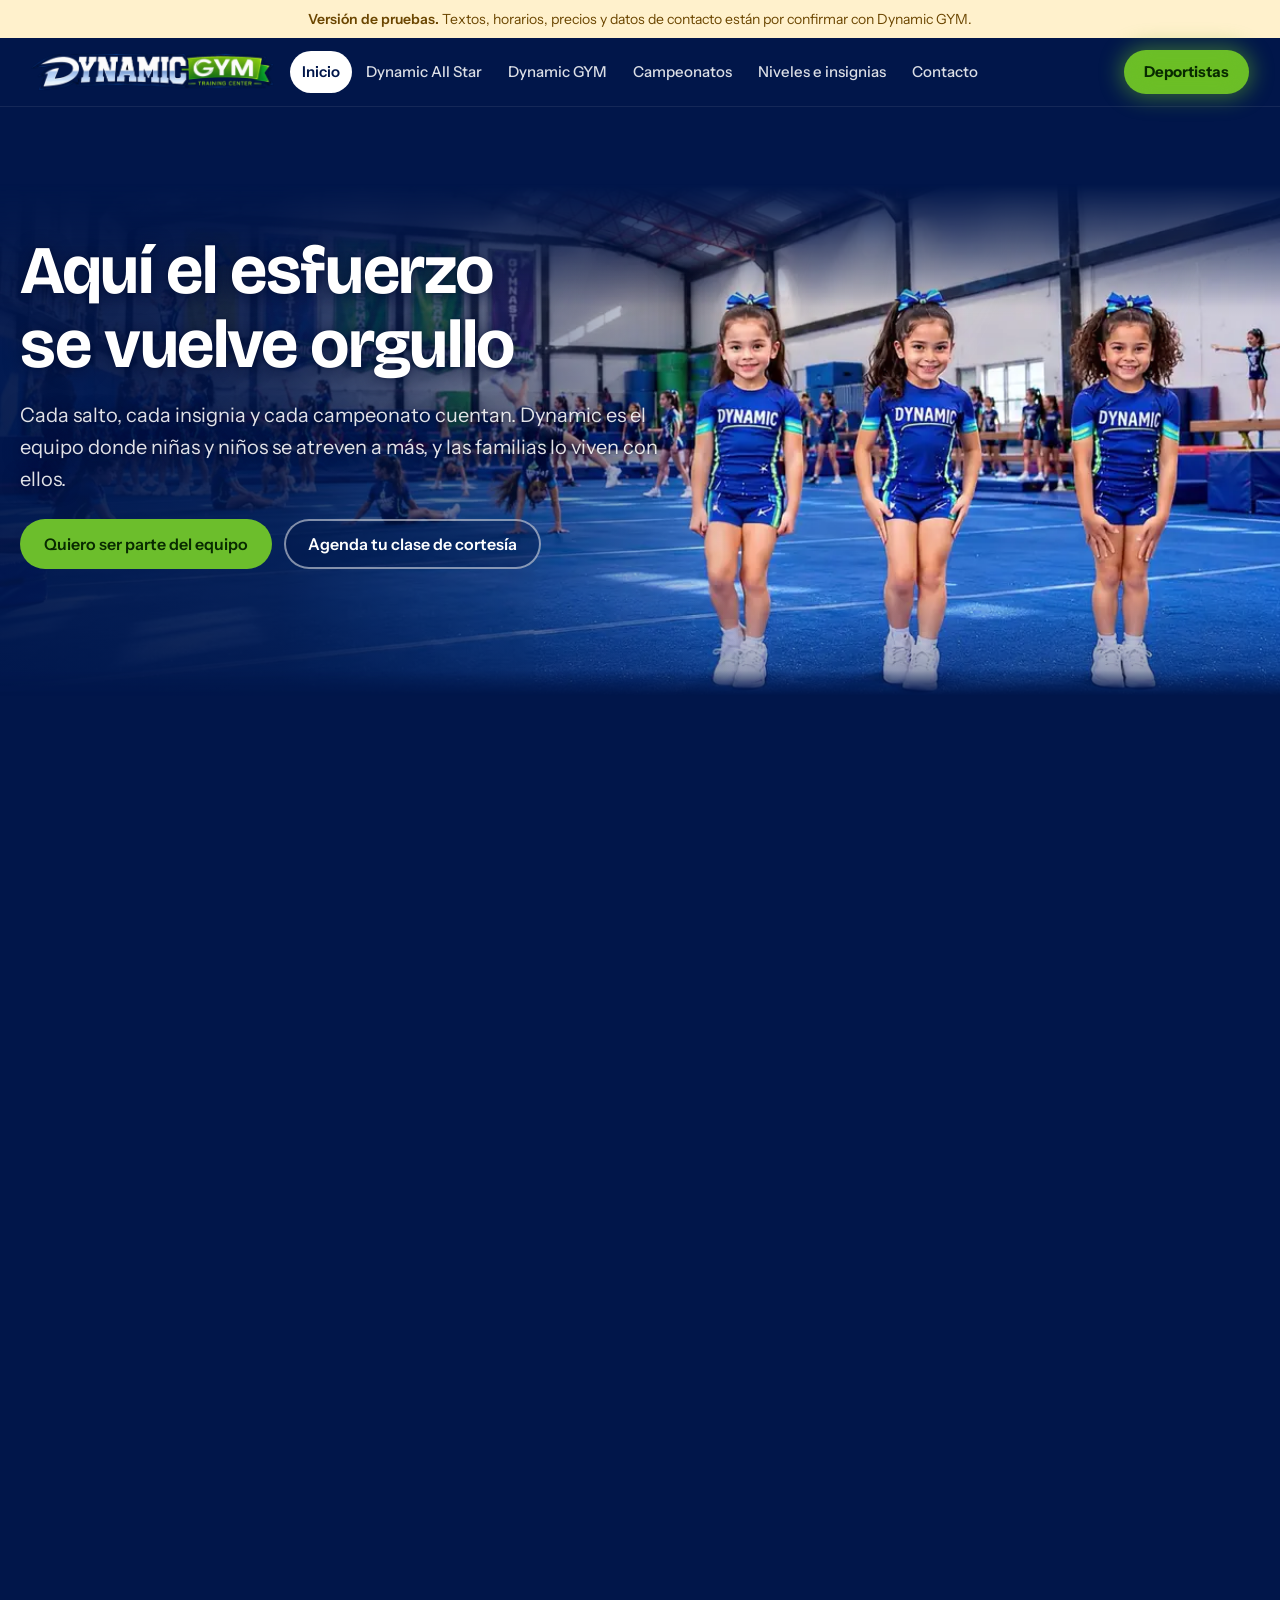
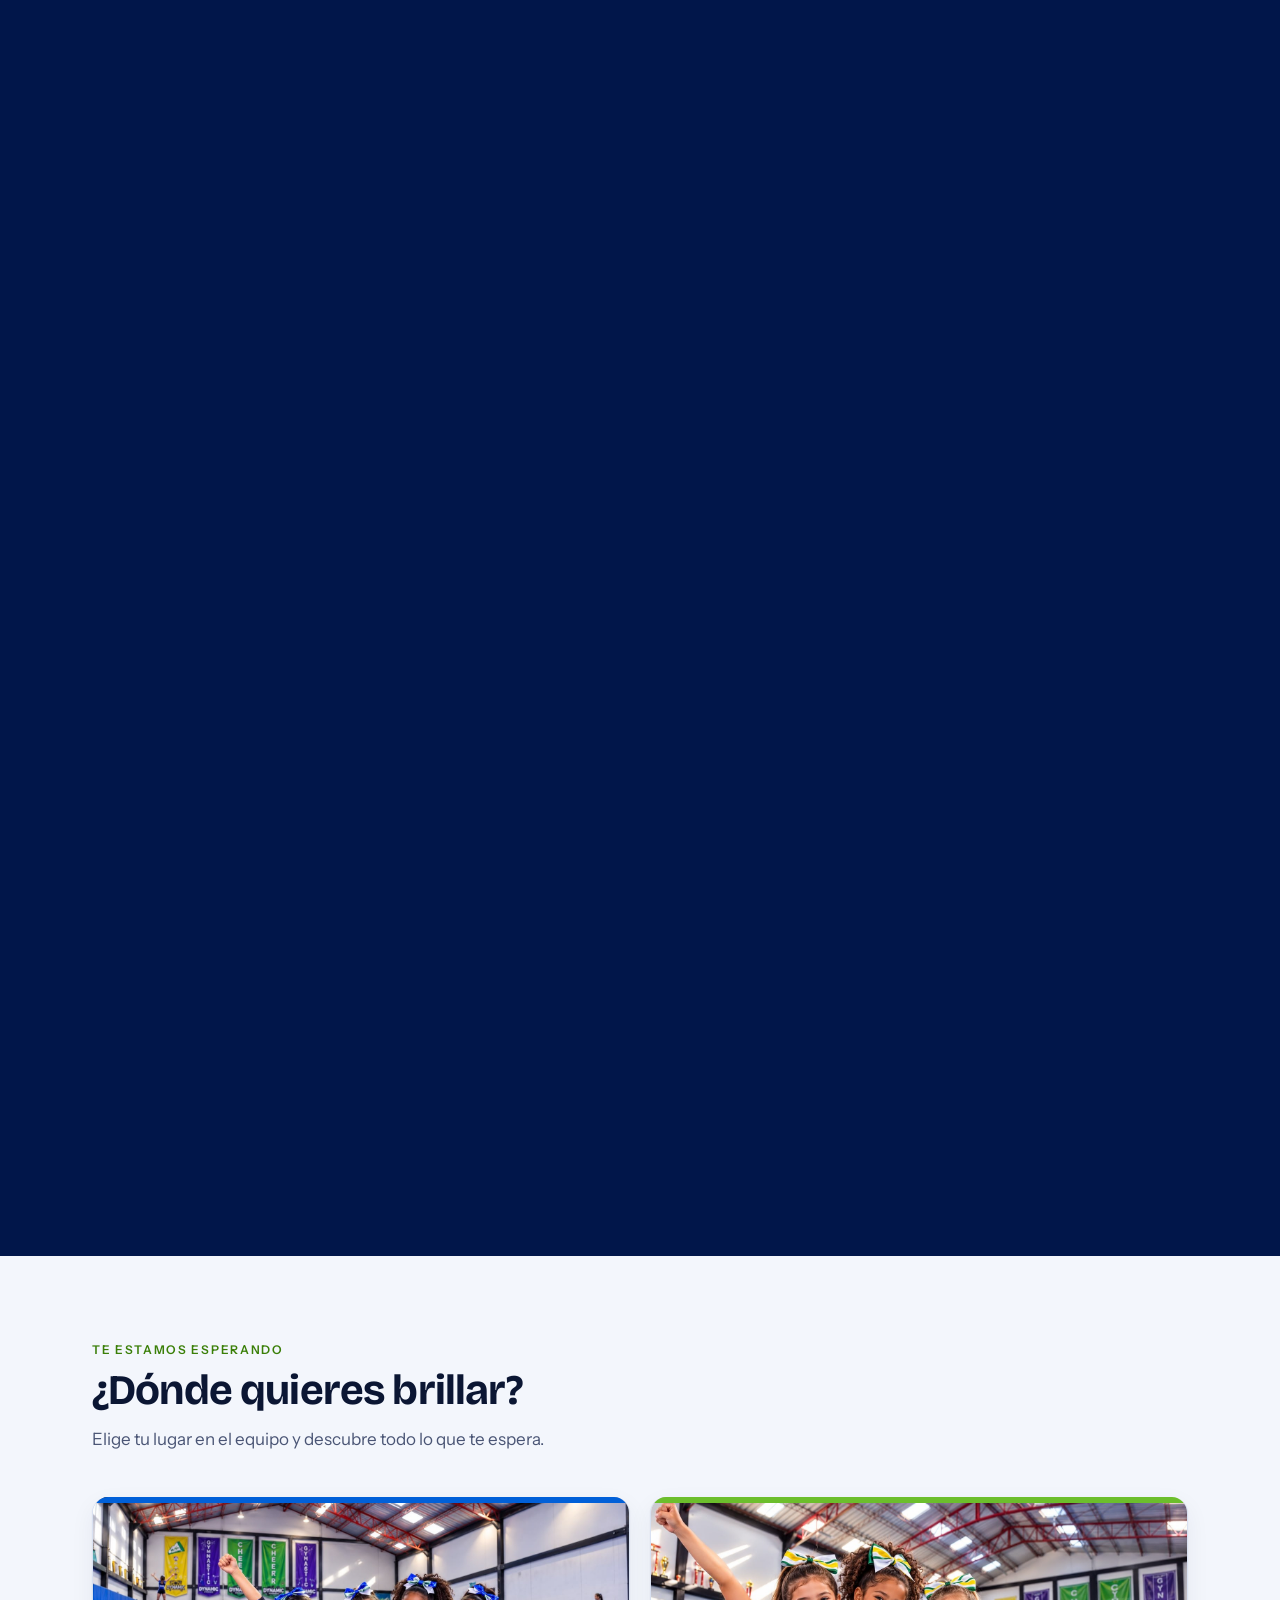
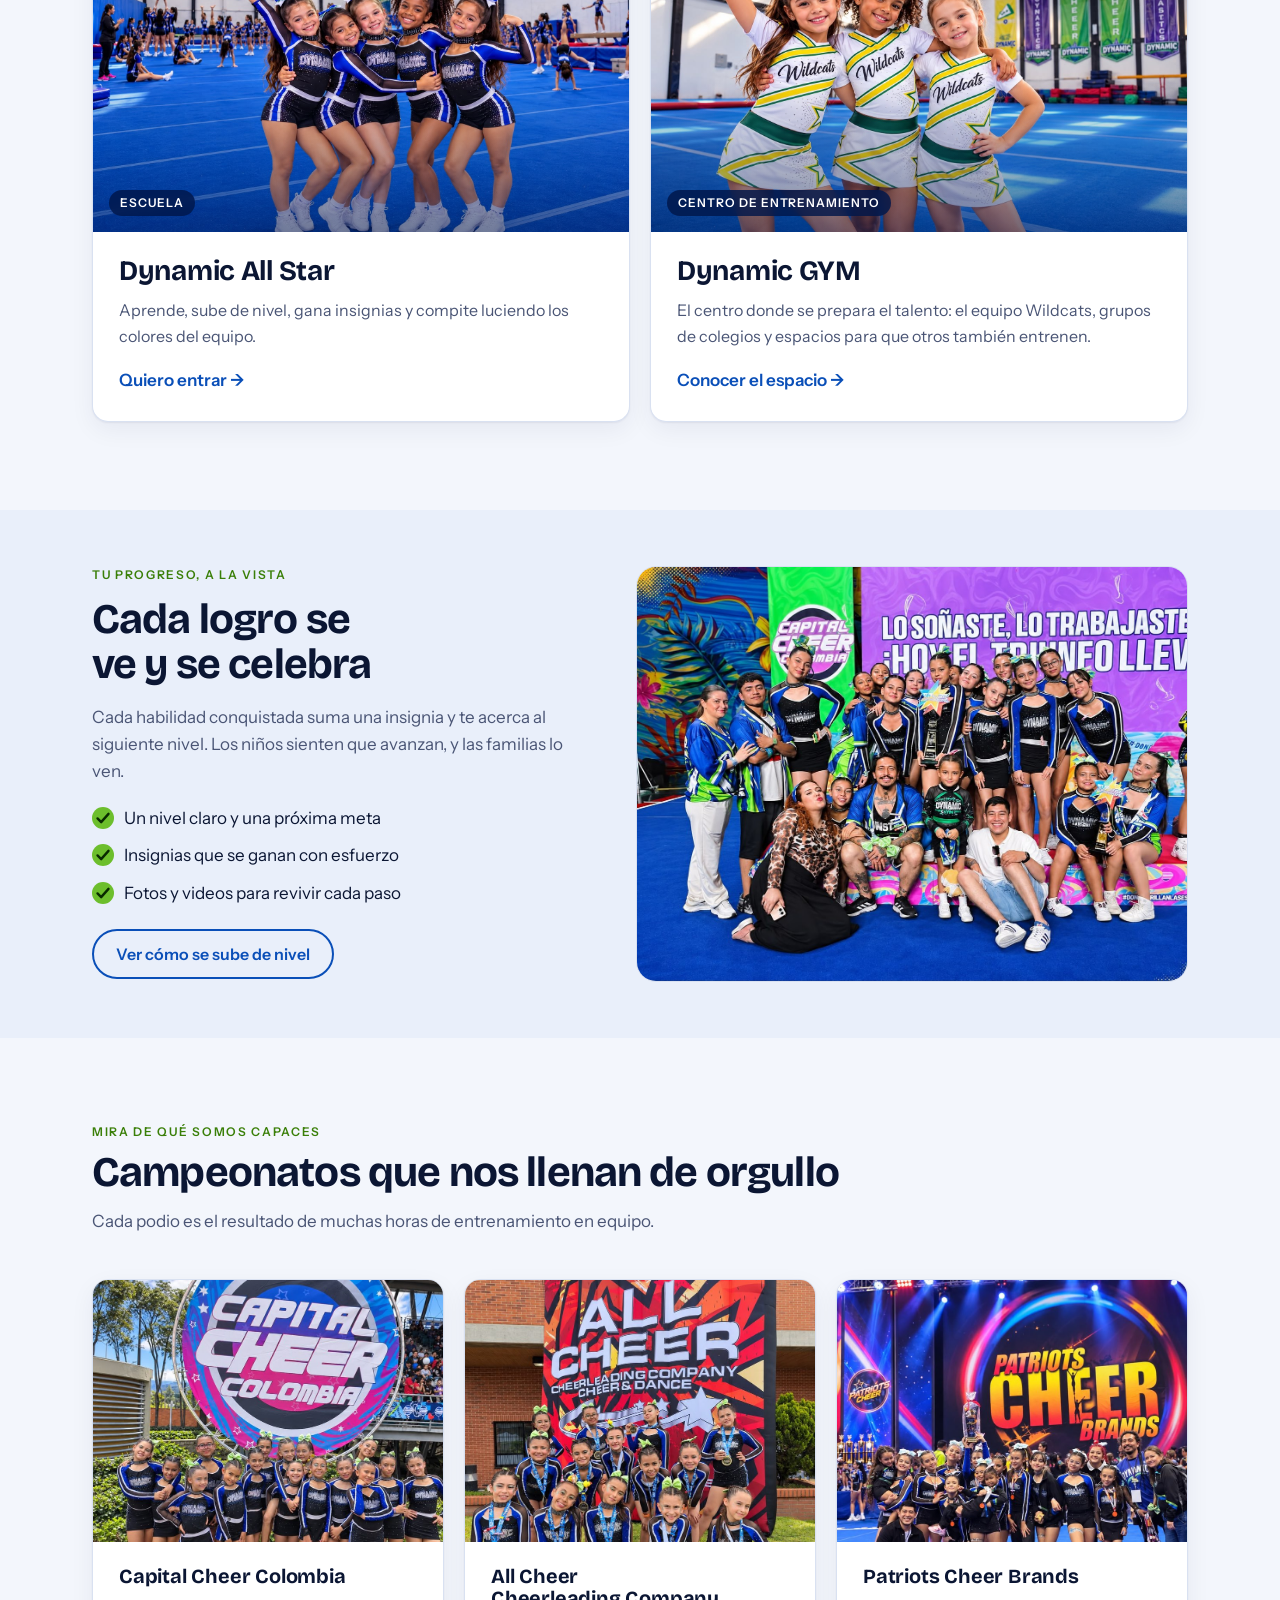
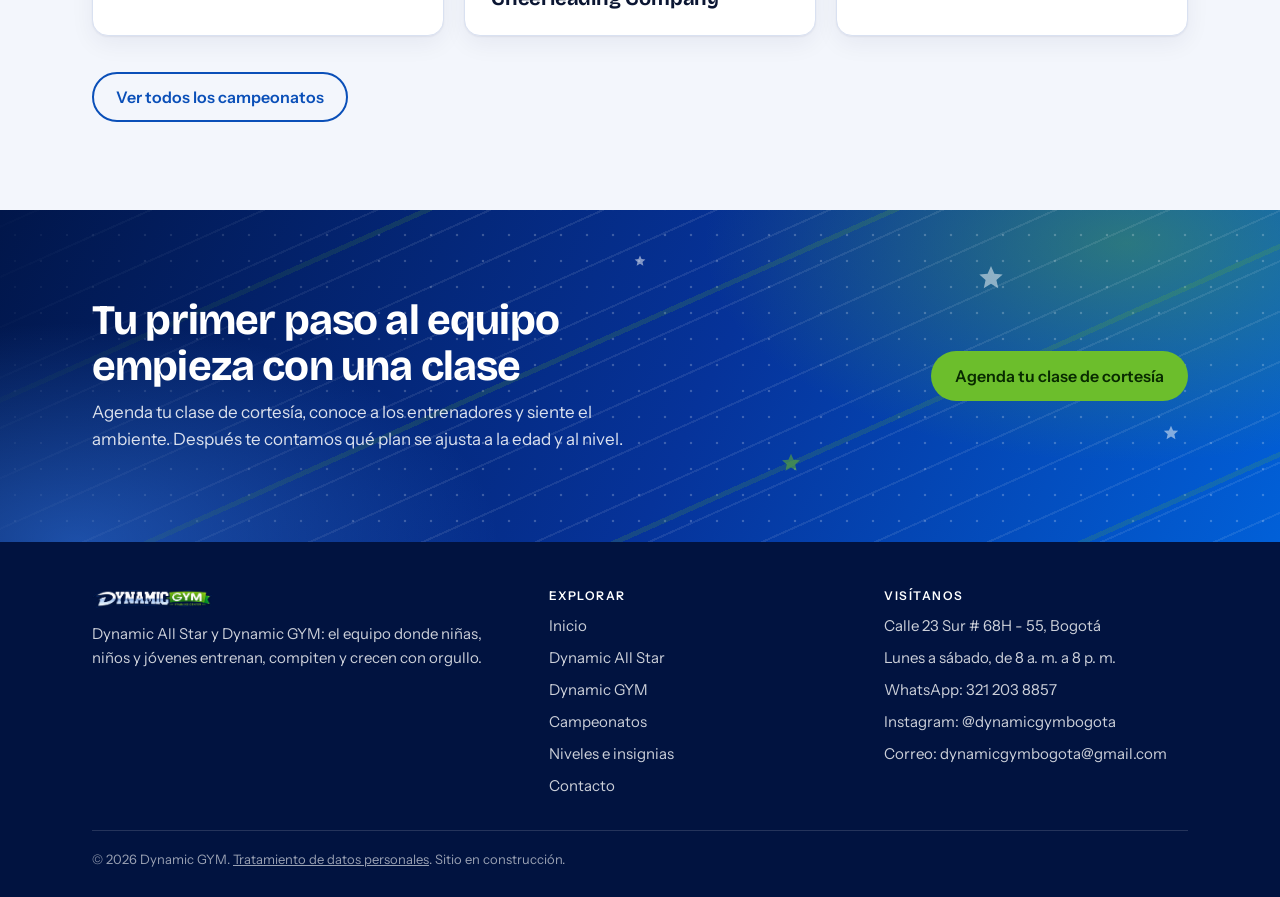
<file: pruebas/index.html>
<!doctype html>
<html lang="es"><head><meta charset="utf-8"><meta name="viewport" content="width=device-width,initial-scale=1">
<meta name="robots" content="noindex,nofollow">
<title>Dynamic GYM</title>
<meta name="description" content="Dynamic All Star y Dynamic GYM: escuela de gimnasia, entrenamiento y campeonatos.">
<link rel="preconnect" href="https://fonts.googleapis.com"><link rel="preconnect" href="https://fonts.gstatic.com" crossorigin><link rel="stylesheet" href="https://fonts.googleapis.com/css2?family=Bricolage+Grotesque:opsz,wght@12..96,600;12..96,700&family=Instrument+Sans:wght@400;500;600;700&display=swap">
<link rel="stylesheet" href="assets/site.css?v=1794700000">
<link rel="icon" href="favicon.ico" sizes="48x48"><link rel="icon" type="image/png" sizes="32x32" href="favicon-32.png"><link rel="icon" type="image/png" sizes="192x192" href="favicon-192.png"><link rel="apple-touch-icon" href="apple-touch-icon.png">
</head><body>
<div class="test"><strong>Versión de pruebas.</strong> Textos, horarios, precios y datos de contacto están por confirmar con Dynamic GYM.</div><header class="nav"><div class="wrap"><a class="brand" href="index.html" aria-label="Dynamic GYM, inicio"><img src="img/logo.png" alt="Dynamic GYM" width="262" height="41"></a><button class="menu-btn" id="menu-btn" aria-expanded="false" aria-controls="links">Menú</button><nav class="links" id="links" aria-label="Principal"><a href="index.html" aria-current="page">Inicio</a><a href="dynamic-all-star.html">Dynamic All Star</a><a href="dynamic-gym.html">Dynamic GYM</a><a href="campeonatos.html">Campeonatos</a><a href="niveles-e-insignias.html">Niveles e insignias</a><a href="contacto.html">Contacto</a><a class="cta m-only" href="deportistas.html">Deportistas</a></nav><a class="btn-dep" href="deportistas.html">Deportistas</a></div></header><main><div class="lv-track" data-vid="img/seq/dynamic.mp4" data-seq="img/seq/f%02d.webp" data-n="80" data-seq-m="img/seq-m/f%02d.webp" data-n-m="60"><div class="hero live"><div class="lv-stage" aria-hidden="false"><img class="lv-bg" src="img/gimnasio-hero.jpg" alt="Niñas del equipo Dynamic entrenando sobre el piso azul de un gimnasio amplio, con techos altos y luz natural" fetchpriority="high"><div class="lv-rays" aria-hidden="true"><i style="left:24%;animation-delay:0s"></i><i style="left:40%;animation-delay:-2s"></i><i style="left:57%;animation-delay:-4s"></i><i style="left:73%;animation-delay:-1s"></i><i style="left:88%;animation-delay:-3s"></i></div><div class="lv-sparks" aria-hidden="true"><i class="g" style="left:34%;top:62%;animation-duration:9s;animation-delay:0s"></i><i class="w" style="left:46%;top:38%;animation-duration:7s;animation-delay:-3s"></i><i class="b" style="left:58%;top:70%;animation-duration:11s;animation-delay:-6s"></i><i class="w" style="left:67%;top:30%;animation-duration:8s;animation-delay:-2s"></i><i class="g" style="left:76%;top:58%;animation-duration:10s;animation-delay:-8s"></i><i class="b" style="left:85%;top:34%;animation-duration:7s;animation-delay:-4s"></i><i class="w" style="left:92%;top:66%;animation-duration:9s;animation-delay:-1s"></i><i class="g" style="left:52%;top:82%;animation-duration:12s;animation-delay:-9s"></i><i class="b" style="left:72%;top:84%;animation-duration:8s;animation-delay:-5s"></i><i class="w" style="left:40%;top:76%;animation-duration:10s;animation-delay:-7s"></i></div></div><div class="wrap"><h1>Aquí el esfuerzo se vuelve orgullo</h1><p class="lede">Cada salto, cada insignia y cada campeonato cuentan. Dynamic es el equipo donde niñas y niños se atreven a más, y las familias lo viven con ellos.</p><div class="actions"><a class="btn primary" href="dynamic-all-star.html">Quiero ser parte del equipo</a><a class="btn ghost" href="https://wa.me/573212038857?text=Hola%2C%20quiero%20agendar%20una%20clase%20de%20cortes%C3%ADa%20en%20Dynamic%20All%20Star." target="_blank" rel="noopener">Agenda tu clase de cortesía</a></div></div></div></div><section><div class="wrap">
<div class="head"><span class="eyebrow">Te estamos esperando</span><h2>¿Dónde quieres brillar?</h2><p>Elige tu lugar en el equipo y descubre todo lo que te espera.</p></div>
<div class="grid g2">
<a class="card unit pic" href="dynamic-all-star.html"><div class="uimg"><img src="img/home-all-star.jpg" alt="Cinco niñas del equipo Dynamic All Star abrazadas y sonrientes, con su uniforme azul y negro, en el gimnasio" loading="lazy"><span class="tag e">Escuela</span></div><div class="tx"><h3>Dynamic All Star</h3><p>Aprende, sube de nivel, gana insignias y compite luciendo los colores del equipo.</p><span class="more">Quiero entrar →</span></div></a>
<a class="card unit g pic" href="dynamic-gym.html"><div class="uimg"><img src="img/home-gym.jpg" alt="Tres niñas del equipo Wildcats abrazadas y sonrientes, con uniforme blanco, amarillo y verde, en el gimnasio" loading="lazy"><span class="tag g">Centro de entrenamiento</span></div><div class="tx"><h3>Dynamic GYM</h3><p>El centro donde se prepara el talento: el equipo Wildcats, grupos de colegios y espacios para que otros también entrenen.</p><span class="more">Conocer el espacio →</span></div></a>
</div></div></section>

<section class="alt tight"><div class="wrap split">
<div class="copy"><span class="eyebrow">Tu progreso, a la vista</span><h2>Cada logro se ve y se celebra</h2>
<p>Cada habilidad conquistada suma una insignia y te acerca al siguiente nivel. Los niños sienten que avanzan, y las familias lo ven.</p>
<ul class="ticks"><li><span>Un nivel claro y una próxima meta</span></li><li><span>Insignias que se ganan con esfuerzo</span></li><li><span>Fotos y videos para revivir cada paso</span></li></ul>
<div class="actions"><a class="btn line" href="niveles-e-insignias.html">Ver cómo se sube de nivel</a></div></div>
<div class="media wide"><img src="img/escuela-de-porrismo-bogota.jpg" alt="Equipo de la escuela de porrismo Dynamic en Bogotá con sus entrenadores, celebrando con sus trofeos en un campeonato de Capital Cheer Colombia" width="1280" height="965" loading="lazy"></div>
</div></section>

<section><div class="wrap">
<div class="head"><span class="eyebrow">Mira de qué somos capaces</span><h2>Campeonatos que nos llenan de orgullo</h2><p>Cada podio es el resultado de muchas horas de entrenamiento en equipo.</p></div>
<div class="grid g3 real"><a class="card pic camp-h" href="campeonatos.html"><div class="cimg"><img src="img/campeonatos/capital-cheer.jpg" alt="Equipo Dynamic posando frente al aviso de Capital Cheer Colombia" loading="lazy"></div><div class="tx"><h3>Capital Cheer Colombia</h3></div></a><a class="card pic camp-h" href="campeonatos.html"><div class="cimg"><img src="img/campeonatos/all-cheer.jpg" alt="Equipo Dynamic con sus medallas frente al aviso de All Cheer" loading="lazy"></div><div class="tx"><h3>All Cheer Cheerleading Company</h3></div></a><a class="card pic camp-h" href="campeonatos.html"><div class="cimg"><img src="img/campeonatos/patriots-cheer.jpg" alt="Equipo Dynamic con su trofeo en el escenario de Patriots Cheer" loading="lazy"></div><div class="tx"><h3>Patriots Cheer Brands</h3></div></a></div>
<div class="actions" style="margin-top:clamp(24px,3.5vw,36px)"><a class="btn line" href="campeonatos.html">Ver todos los campeonatos</a></div>

</div></section>
<section class="band"><div class="wrap"><div><h2>Tu primer paso al equipo empieza con una clase</h2><p>Agenda tu clase de cortesía, conoce a los entrenadores y siente el ambiente. Después te contamos qué plan se ajusta a la edad y al nivel.</p></div><a class="btn primary" href="https://wa.me/573212038857?text=Hola%2C%20quiero%20agendar%20una%20clase%20de%20cortes%C3%ADa%20en%20Dynamic%20All%20Star." target="_blank" rel="noopener">Agenda tu clase de cortesía</a></div></section></main><footer><div class="wrap"><div class="cols"><div><img src="img/logo.png" alt="Dynamic GYM" width="200" height="31"><p>Dynamic All Star y Dynamic GYM: el equipo donde niñas, niños y jóvenes entrenan, compiten y crecen con orgullo.</p></div><div><h4>Explorar</h4><ul><li><a href="index.html">Inicio</a></li><li><a href="dynamic-all-star.html">Dynamic All Star</a></li><li><a href="dynamic-gym.html">Dynamic GYM</a></li><li><a href="campeonatos.html">Campeonatos</a></li><li><a href="niveles-e-insignias.html">Niveles e insignias</a></li><li><a href="contacto.html">Contacto</a></li></ul></div><div><h4>Visítanos</h4><ul><li>Calle 23 Sur # 68H - 55, Bogotá</li><li>Lunes a sábado, de 8 a. m. a 8 p. m.</li><li>WhatsApp: <a href="https://wa.me/573212038857" target="_blank" rel="noopener">321 203 8857</a></li><li>Instagram: <a href="https://www.instagram.com/dynamicgymbogota/" target="_blank" rel="noopener">@dynamicgymbogota</a></li><li>Correo: <a href="mailto:dynamicgymbogota@gmail.com">dynamicgymbogota@gmail.com</a></li></ul></div></div><p class="copy">© 2026 Dynamic GYM. <a href="politica-de-datos.html">Tratamiento de datos personales</a>. Sitio en construcción.</p></div></footer><script src="assets/site.js?v=1793311849"></script>
</body></html>
</file>
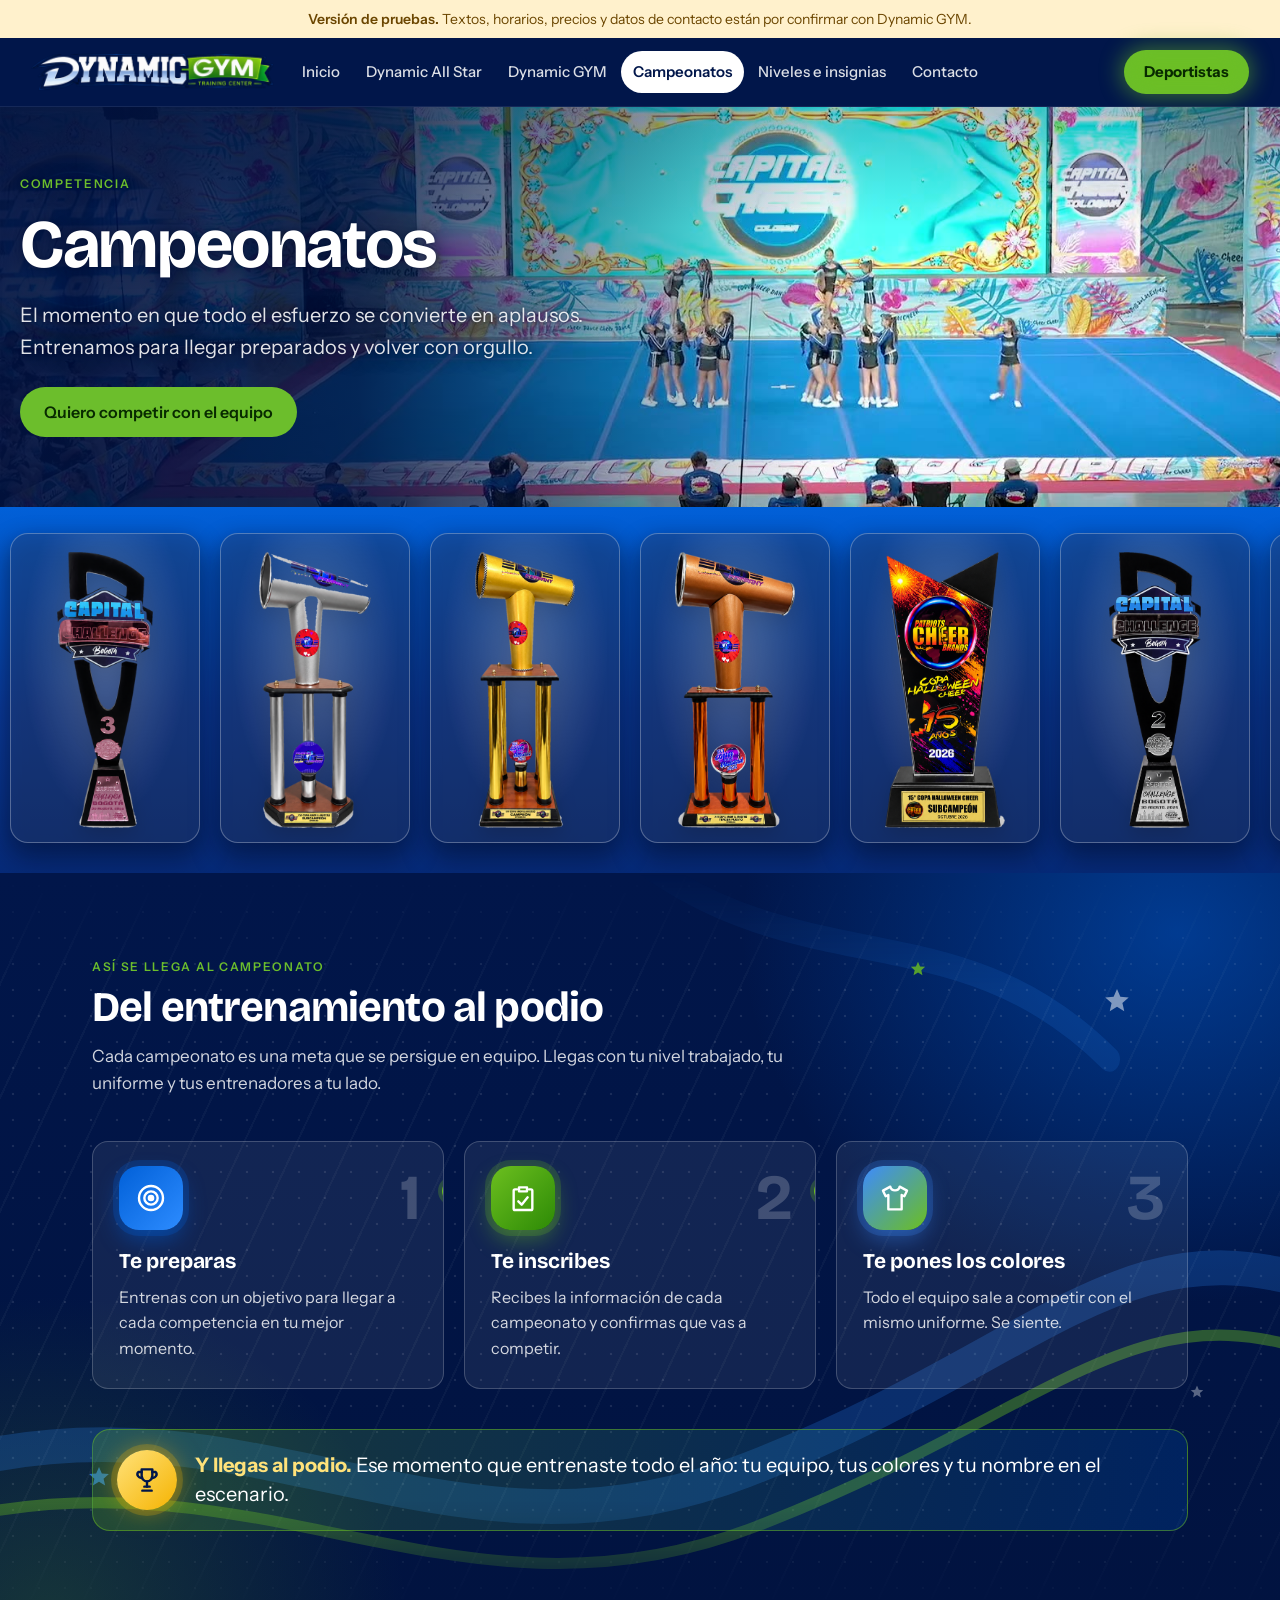
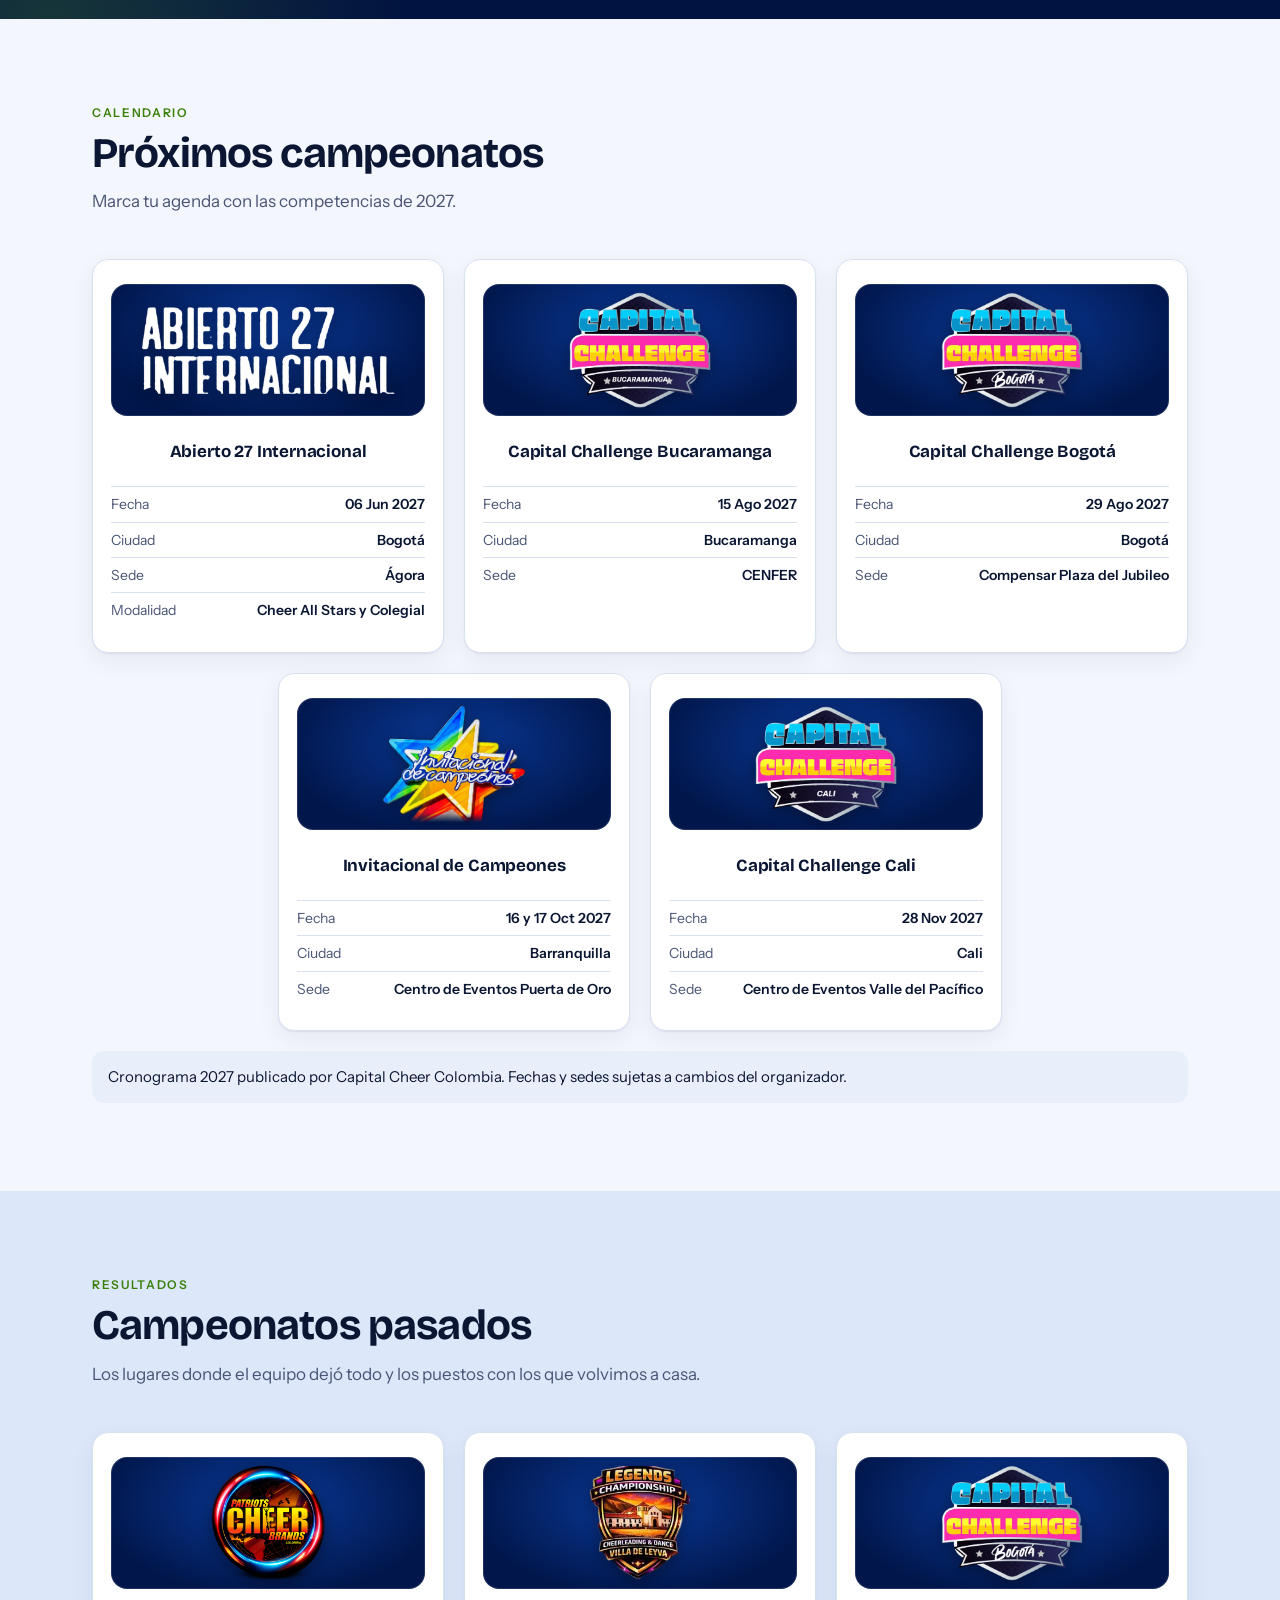
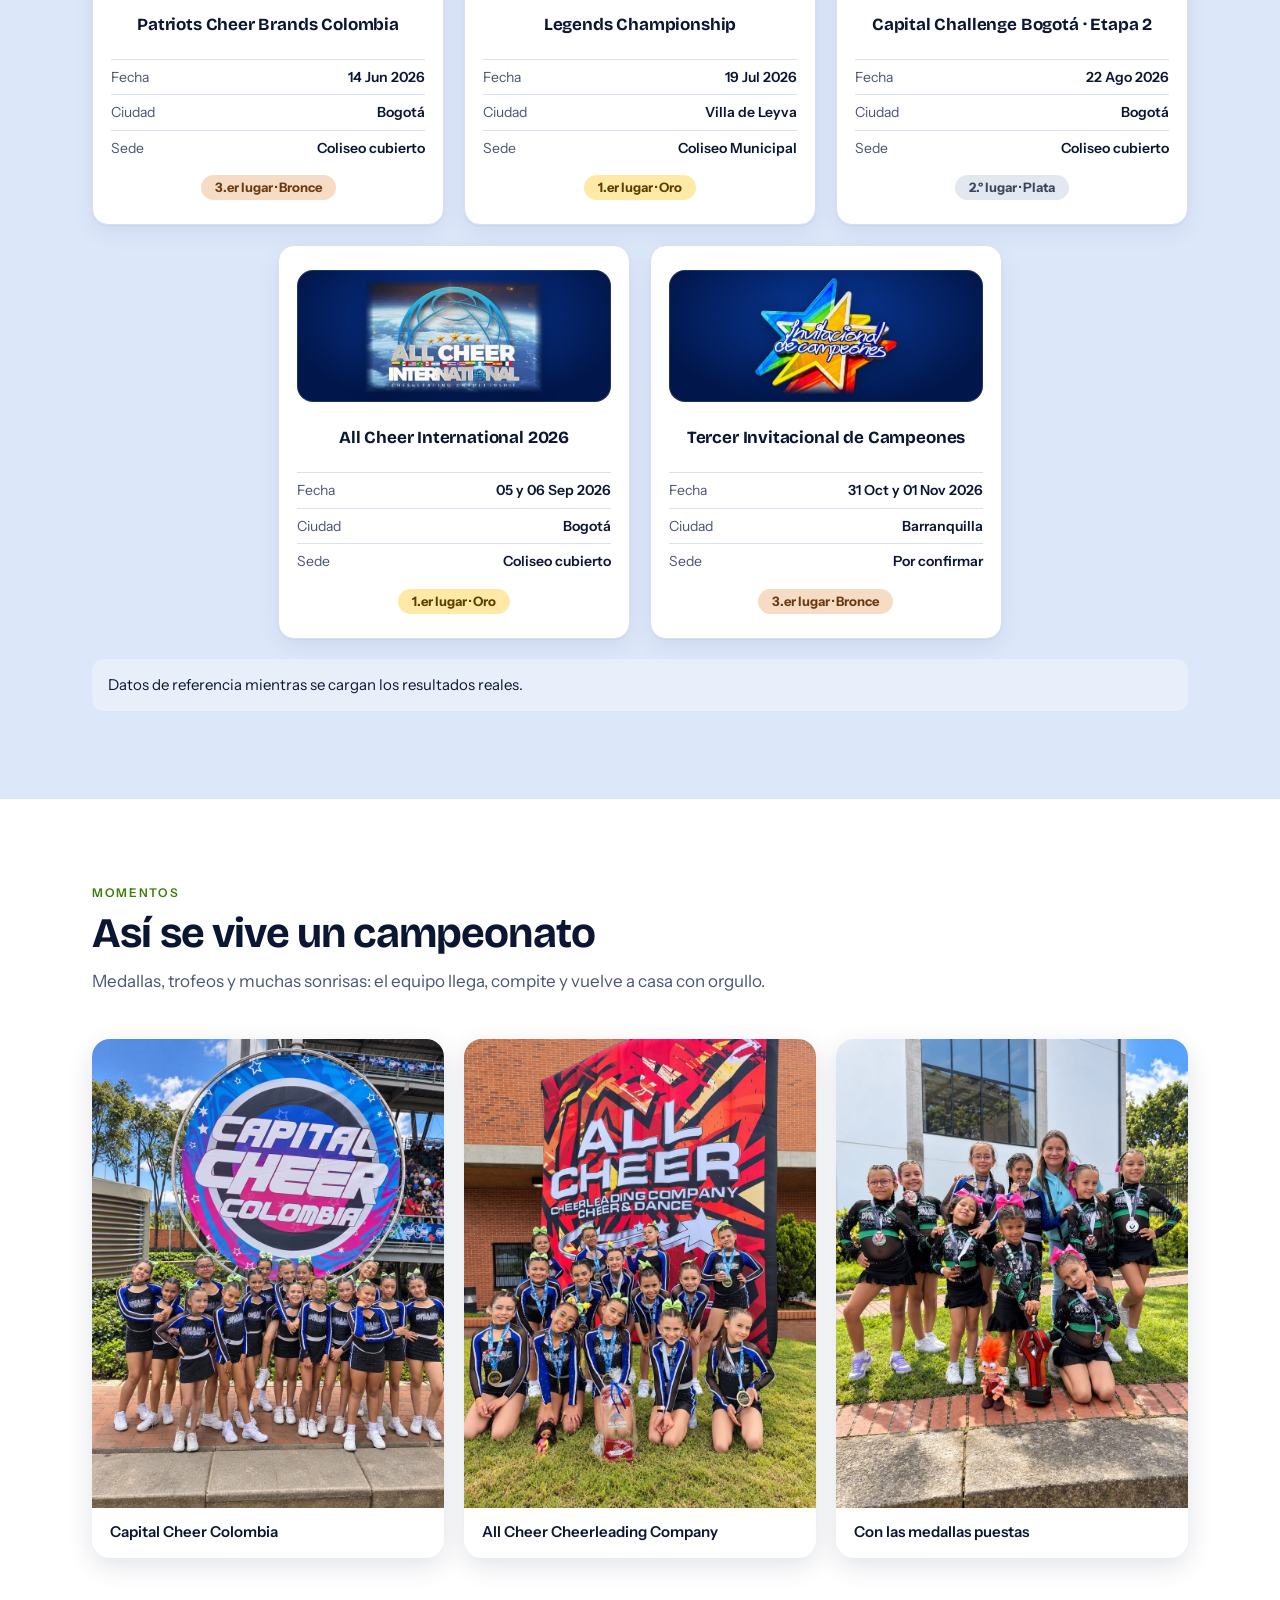
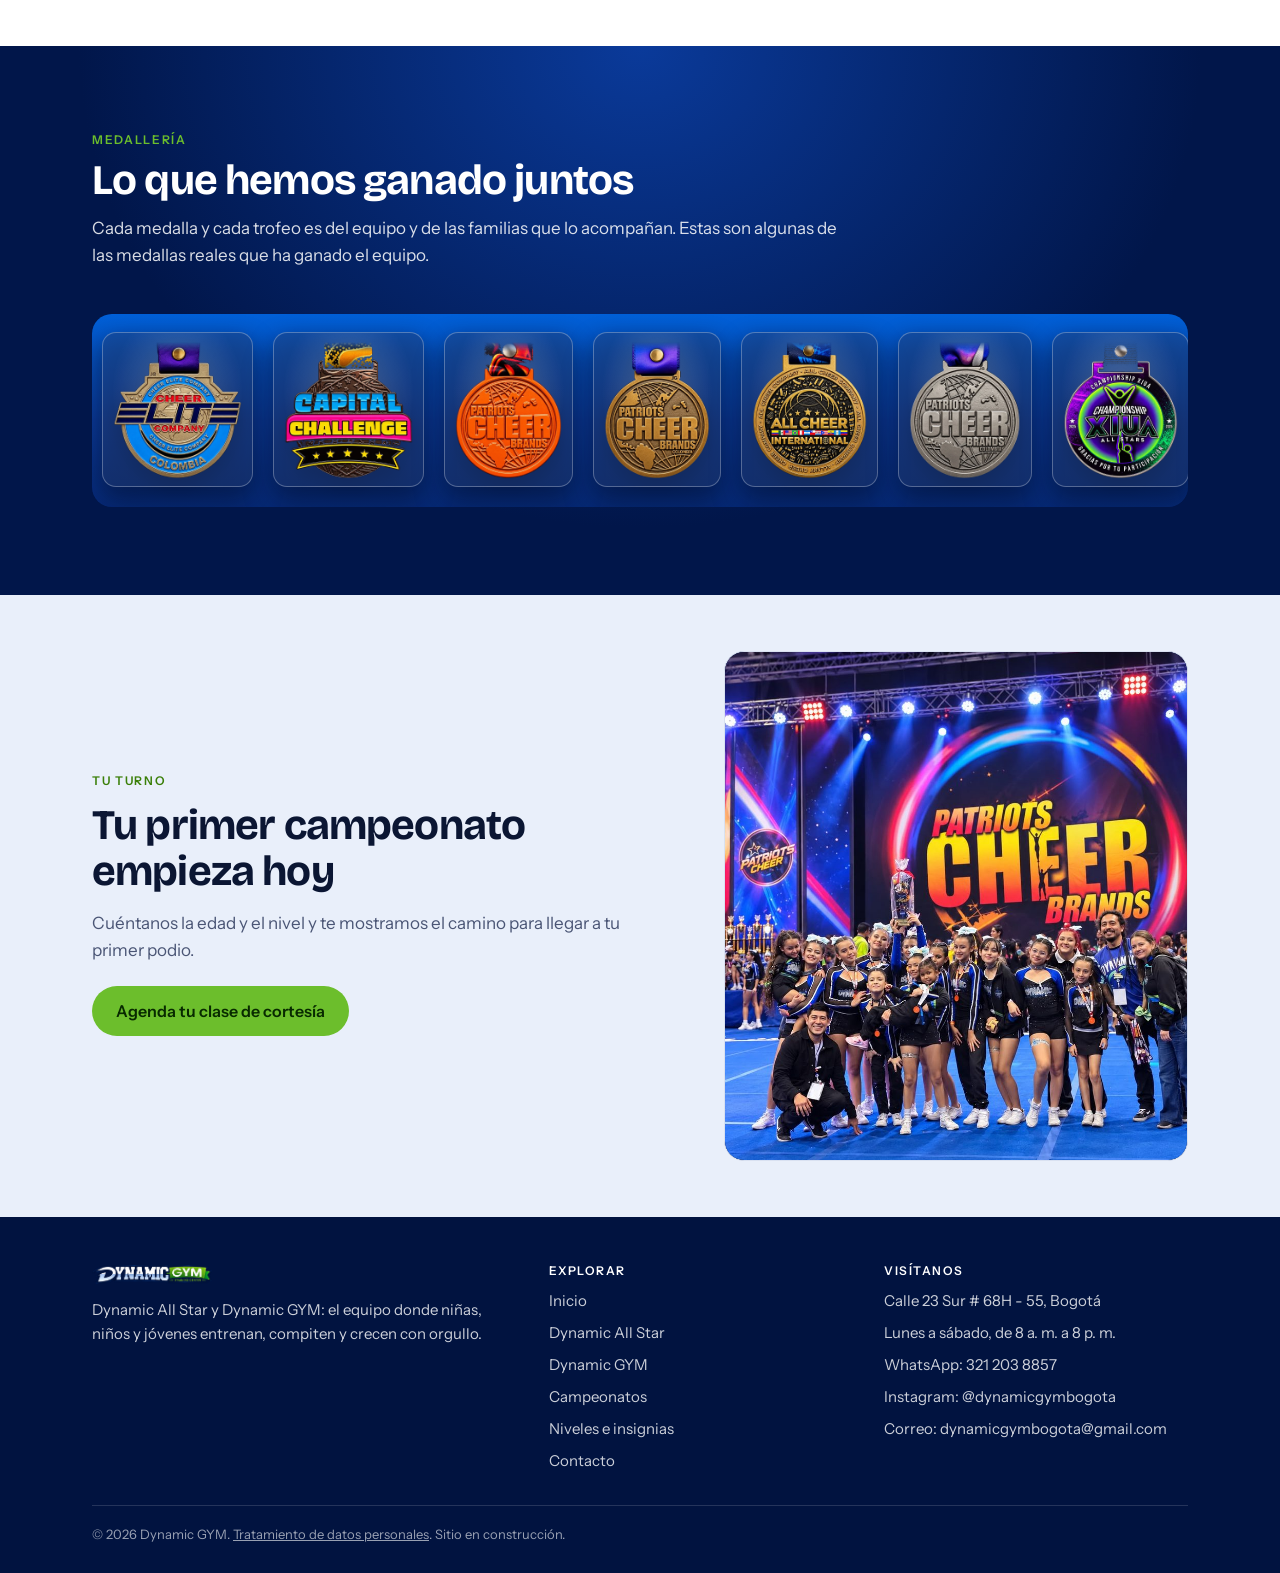
<file: pruebas/campeonatos.html>
<!doctype html>
<html lang="es"><head><meta charset="utf-8"><meta name="viewport" content="width=device-width,initial-scale=1">
<meta name="robots" content="noindex,nofollow">
<title>Campeonatos</title>
<meta name="description" content="Competencias del equipo, calendario, resultados y medallería.">
<link rel="preconnect" href="https://fonts.googleapis.com"><link rel="preconnect" href="https://fonts.gstatic.com" crossorigin><link rel="stylesheet" href="https://fonts.googleapis.com/css2?family=Bricolage+Grotesque:opsz,wght@12..96,600;12..96,700&family=Instrument+Sans:wght@400;500;600;700&display=swap">
<link rel="stylesheet" href="assets/site.css?v=1793500800">
<link rel="icon" href="favicon.ico" sizes="48x48"><link rel="icon" type="image/png" sizes="32x32" href="favicon-32.png"><link rel="icon" type="image/png" sizes="192x192" href="favicon-192.png"><link rel="apple-touch-icon" href="apple-touch-icon.png">
</head><body>
<div class="test"><strong>Versión de pruebas.</strong> Textos, horarios, precios y datos de contacto están por confirmar con Dynamic GYM.</div><header class="nav"><div class="wrap"><a class="brand" href="index.html" aria-label="Dynamic GYM, inicio"><img src="img/logo.png" alt="Dynamic GYM" width="262" height="41"></a><button class="menu-btn" id="menu-btn" aria-expanded="false" aria-controls="links">Menú</button><nav class="links" id="links" aria-label="Principal"><a href="index.html">Inicio</a><a href="dynamic-all-star.html">Dynamic All Star</a><a href="dynamic-gym.html">Dynamic GYM</a><a href="campeonatos.html" aria-current="page">Campeonatos</a><a href="niveles-e-insignias.html">Niveles e insignias</a><a href="contacto.html">Contacto</a><a class="cta m-only" href="deportistas.html">Deportistas</a></nav><a class="btn-dep" href="deportistas.html">Deportistas</a></div></header><main><div class="hero" style="--ar:3"><video class="bg" autoplay muted loop playsinline preload="metadata" poster="img/campeonatos/green-clip-poster.jpg" aria-hidden="true" tabindex="-1"><source src="img/campeonatos/green-clip.mp4" type="video/mp4"></video><div class="wrap"><span class="eyebrow">Competencia</span><h1>Campeonatos</h1><p class="lede">El momento en que todo el esfuerzo se convierte en aplausos. Entrenamos para llegar preparados y volver con orgullo.</p><div class="actions"><a class="btn primary" href="https://wa.me/573212038857?text=Hola%2C%20quiero%20informaci%C3%B3n%20para%20competir%20con%20el%20equipo%20Dynamic.%20%C2%BFPodemos%20agendar%20una%20clase%20de%20cortes%C3%ADa%3F" target="_blank" rel="noopener">Quiero competir con el equipo</a></div></div></div><section class="mq" aria-label="Trofeos ganados por el equipo"><div class="mq-track"><figure class="mq-i"><img src="img/trofeos/trofeo-01.png" alt="Trofeo ganado por el equipo Dynamic" loading="lazy"></figure><figure class="mq-i"><img src="img/trofeos/trofeo-02.png" alt="Trofeo ganado por el equipo Dynamic" loading="lazy"></figure><figure class="mq-i"><img src="img/trofeos/trofeo-03.png" alt="Trofeo ganado por el equipo Dynamic" loading="lazy"></figure><figure class="mq-i"><img src="img/trofeos/trofeo-04.png" alt="Trofeo ganado por el equipo Dynamic" loading="lazy"></figure><figure class="mq-i"><img src="img/trofeos/trofeo-05.png" alt="Trofeo ganado por el equipo Dynamic" loading="lazy"></figure><figure class="mq-i"><img src="img/trofeos/trofeo-06.png" alt="Trofeo ganado por el equipo Dynamic" loading="lazy"></figure><figure class="mq-i"><img src="img/trofeos/trofeo-07.png" alt="Trofeo ganado por el equipo Dynamic" loading="lazy"></figure><figure class="mq-i"><img src="img/trofeos/trofeo-08.png" alt="Trofeo ganado por el equipo Dynamic" loading="lazy"></figure><figure class="mq-i"><img src="img/trofeos/trofeo-09.png" alt="Trofeo del Tercer Invitacional de Campeones de Capital Cheer Colombia, Barranquilla 2026" loading="lazy"></figure><figure class="mq-i"><img src="img/trofeos/trofeo-10.png" alt="Trofeo Campeón de Battle Stars Championship" loading="lazy"></figure><span class="mq-dup" aria-hidden="true"><figure class="mq-i"><img src="img/trofeos/trofeo-01.png" alt="" loading="lazy"></figure><figure class="mq-i"><img src="img/trofeos/trofeo-02.png" alt="" loading="lazy"></figure><figure class="mq-i"><img src="img/trofeos/trofeo-03.png" alt="" loading="lazy"></figure><figure class="mq-i"><img src="img/trofeos/trofeo-04.png" alt="" loading="lazy"></figure><figure class="mq-i"><img src="img/trofeos/trofeo-05.png" alt="" loading="lazy"></figure><figure class="mq-i"><img src="img/trofeos/trofeo-06.png" alt="" loading="lazy"></figure><figure class="mq-i"><img src="img/trofeos/trofeo-07.png" alt="" loading="lazy"></figure><figure class="mq-i"><img src="img/trofeos/trofeo-08.png" alt="" loading="lazy"></figure><figure class="mq-i"><img src="img/trofeos/trofeo-09.png" alt="" loading="lazy"></figure><figure class="mq-i"><img src="img/trofeos/trofeo-10.png" alt="" loading="lazy"></figure></span></div></section><section class="dark tex steps-sec"><div class="wrap">
<div class="head"><span class="eyebrow">Así se llega al campeonato</span><h2>Del entrenamiento al podio</h2><p>Cada campeonato es una meta que se persigue en equipo. Llegas con tu nivel trabajado, tu uniforme y tus entrenadores a tu lado.</p></div>
<div class="grid g3 steps">
<div class="card step"><div class="top"><span class="ib" aria-hidden="true"><svg viewBox="0 0 24 24" fill="none" stroke="currentColor" stroke-width="1.8" stroke-linecap="round" stroke-linejoin="round"><circle cx="12" cy="12" r="9"/><circle cx="12" cy="12" r="5"/><circle cx="12" cy="12" r="1.6" fill="currentColor"/></svg></span><span class="n">1</span></div><h3>Te preparas</h3><p>Entrenas con un objetivo para llegar a cada competencia en tu mejor momento.</p></div>
<div class="card step"><div class="top"><span class="ib" aria-hidden="true"><svg viewBox="0 0 24 24" fill="none" stroke="currentColor" stroke-width="1.8" stroke-linecap="round" stroke-linejoin="round"><path d="M9 4h6v3H9z"/><path d="M7.5 5.5H6a1 1 0 0 0-1 1V20a1 1 0 0 0 1 1h12a1 1 0 0 0 1-1V6.5a1 1 0 0 0-1-1h-1.5"/><path d="M8.5 14.5l2.5 2.5 4.5-5.5"/></svg></span><span class="n">2</span></div><h3>Te inscribes</h3><p>Recibes la información de cada campeonato y confirmas que vas a competir.</p></div>
<div class="card step"><div class="top"><span class="ib" aria-hidden="true"><svg viewBox="0 0 24 24" fill="none" stroke="currentColor" stroke-width="1.8" stroke-linecap="round" stroke-linejoin="round"><path d="M8.5 3.5L3 6.5l2 4.2 2-.9V20.5h10V9.8l2 .9 2-4.2-5.5-3a3.6 3.6 0 0 1-7 0z"/></svg></span><span class="n">3</span></div><h3>Te pones los colores</h3><p>Todo el equipo sale a competir con el mismo uniforme. Se siente.</p></div>
</div>
<div class="step-end"><span class="ib" aria-hidden="true"><svg viewBox="0 0 24 24" fill="none" stroke="currentColor" stroke-width="1.8" stroke-linecap="round" stroke-linejoin="round"><path d="M8 4h8v5a4 4 0 0 1-8 0z"/><path d="M8 6H5.5a2.5 2.5 0 0 0 2.8 4"/><path d="M16 6h2.5a2.5 2.5 0 0 1-2.8 4"/><path d="M12 13v4"/><path d="M8.5 20h7"/><path d="M10 17h4"/></svg></span><p><strong>Y llegas al podio.</strong> Ese momento que entrenaste todo el año: tu equipo, tus colores y tu nombre en el escenario.</p></div>
</div></section>

<section><div class="wrap">
<div class="head"><span class="eyebrow">Calendario</span><h2>Próximos campeonatos</h2><p>Marca tu agenda con las competencias de 2027.</p></div>
<div class="grid g4 camps n5"><article class="card camp"><div class="shield"><img src="img/torneos/abierto-27.png" alt="Logo de Abierto 27 Internacional" loading="lazy"></div><h3>Abierto 27 Internacional</h3><dl><div><dt>Fecha</dt><dd>06 Jun 2027</dd></div><div><dt>Ciudad</dt><dd>Bogotá</dd></div><div><dt>Sede</dt><dd>Ágora</dd></div><div><dt>Modalidad</dt><dd>Cheer All Stars y Colegial</dd></div></dl></article><article class="card camp"><div class="shield"><img src="img/torneos/capital-challenge-bucaramanga.png" alt="Logo de Capital Challenge Bucaramanga" loading="lazy"></div><h3>Capital Challenge Bucaramanga</h3><dl><div><dt>Fecha</dt><dd>15 Ago 2027</dd></div><div><dt>Ciudad</dt><dd>Bucaramanga</dd></div><div><dt>Sede</dt><dd>CENFER</dd></div></dl></article><article class="card camp"><div class="shield"><img src="img/torneos/capital-challenge.png" alt="Logo de Capital Challenge Bogotá" loading="lazy"></div><h3>Capital Challenge Bogotá</h3><dl><div><dt>Fecha</dt><dd>29 Ago 2027</dd></div><div><dt>Ciudad</dt><dd>Bogotá</dd></div><div><dt>Sede</dt><dd>Compensar Plaza del Jubileo</dd></div></dl></article><article class="card camp"><div class="shield"><img src="img/torneos/invitacional-campeones.png" alt="Logo de Invitacional de Campeones" loading="lazy"></div><h3>Invitacional de Campeones</h3><dl><div><dt>Fecha</dt><dd>16 y 17 Oct 2027</dd></div><div><dt>Ciudad</dt><dd>Barranquilla</dd></div><div><dt>Sede</dt><dd>Centro de Eventos Puerta de Oro</dd></div></dl></article><article class="card camp"><div class="shield"><img src="img/torneos/capital-challenge-cali.png" alt="Logo de Capital Challenge Cali" loading="lazy"></div><h3>Capital Challenge Cali</h3><dl><div><dt>Fecha</dt><dd>28 Nov 2027</dd></div><div><dt>Ciudad</dt><dd>Cali</dd></div><div><dt>Sede</dt><dd>Centro de Eventos Valle del Pacífico</dd></div></dl></article></div>
<p class="note" style="margin-top:20px">Cronograma 2027 publicado por Capital Cheer Colombia. Fechas y sedes sujetas a cambios del organizador.</p>
</div></section>

<section class="tint2"><div class="wrap">
<div class="head"><span class="eyebrow">Resultados</span><h2>Campeonatos pasados</h2><p>Los lugares donde el equipo dejó todo y los puestos con los que volvimos a casa.</p></div>
<div class="grid g4 camps n5"><article class="card camp"><div class="shield"><img src="img/torneos/patriots.png" alt="Escudo de Patriots Cheer Brands Colombia" loading="lazy"></div><h3>Patriots Cheer Brands Colombia</h3><dl><div><dt>Fecha</dt><dd>14 Jun 2026</dd></div><div><dt>Ciudad</dt><dd>Bogotá</dd></div><div><dt>Sede</dt><dd>Coliseo cubierto</dd></div></dl><span class="puesto bronce">3.er lugar · Bronce</span></article><article class="card camp"><div class="shield"><img src="img/torneos/legends.png" alt="Escudo de Legends Championship" loading="lazy"></div><h3>Legends Championship</h3><dl><div><dt>Fecha</dt><dd>19 Jul 2026</dd></div><div><dt>Ciudad</dt><dd>Villa de Leyva</dd></div><div><dt>Sede</dt><dd>Coliseo Municipal</dd></div></dl><span class="puesto oro">1.er lugar · Oro</span></article><article class="card camp"><div class="shield"><img src="img/torneos/capital-challenge.png" alt="Escudo de Capital Challenge Bogotá · Etapa 2" loading="lazy"></div><h3>Capital Challenge Bogotá · Etapa 2</h3><dl><div><dt>Fecha</dt><dd>22 Ago 2026</dd></div><div><dt>Ciudad</dt><dd>Bogotá</dd></div><div><dt>Sede</dt><dd>Coliseo cubierto</dd></div></dl><span class="puesto plata">2.º lugar · Plata</span></article><article class="card camp"><div class="shield"><img src="img/torneos/all-cheer-international.png" alt="Escudo de All Cheer International 2026" loading="lazy"></div><h3>All Cheer International 2026</h3><dl><div><dt>Fecha</dt><dd>05 y 06 Sep 2026</dd></div><div><dt>Ciudad</dt><dd>Bogotá</dd></div><div><dt>Sede</dt><dd>Coliseo cubierto</dd></div></dl><span class="puesto oro">1.er lugar · Oro</span></article><article class="card camp"><div class="shield"><img src="img/torneos/invitacional-campeones.png" alt="Logo del Tercer Invitacional de Campeones" loading="lazy"></div><h3>Tercer Invitacional de Campeones</h3><dl><div><dt>Fecha</dt><dd>31 Oct y 01 Nov 2026</dd></div><div><dt>Ciudad</dt><dd>Barranquilla</dd></div><div><dt>Sede</dt><dd>Por confirmar</dd></div></dl><span class="puesto bronce">3.er lugar · Bronce</span></article></div>
<p class="note" style="margin-top:20px">Datos de referencia mientras se cargan los resultados reales.</p>
</div></section>

<section class="soft"><div class="wrap">
<div class="head"><span class="eyebrow">Momentos</span><h2>Así se vive un campeonato</h2><p>Medallas, trofeos y muchas sonrisas: el equipo llega, compite y vuelve a casa con orgullo.</p></div>
<div class="grid g3 gal">
<figure><img src="img/campeonatos/capital-cheer.jpg" alt="Equipo Dynamic posando frente al aviso de Capital Cheer Colombia" loading="lazy"><figcaption>Capital Cheer Colombia</figcaption></figure>
<figure><img src="img/campeonatos/all-cheer.jpg" alt="Equipo Dynamic con sus medallas frente al aviso de All Cheer" loading="lazy"><figcaption>All Cheer Cheerleading Company</figcaption></figure>
<figure><img src="img/campeonatos/medallas.jpg" alt="Niñas del equipo Dynamic con sus medallas y un trofeo" loading="lazy"><figcaption>Con las medallas puestas</figcaption></figure>
</div></div></section>

<section class="dark medallero"><div class="wrap">
<div class="head"><span class="eyebrow">Medallería</span><h2>Lo que hemos ganado juntos</h2><p>Cada medalla y cada trofeo es del equipo y de las familias que lo acompañan. Estas son algunas de las medallas reales que ha ganado el equipo.</p></div>
<section class="mq mq-med" aria-label="Medallas ganadas por el equipo"><div class="mq-track"><figure class="mq-i"><img src="img/medallas/medalla-1.webp" alt="Medalla azul de Cheer Elite Company Colombia" loading="lazy"></figure><figure class="mq-i"><img src="img/medallas/medalla-2.webp" alt="Medalla de Capital Challenge" loading="lazy"></figure><figure class="mq-i"><img src="img/medallas/medalla-3.webp" alt="Medalla naranja de Patriots Cheer Brands" loading="lazy"></figure><figure class="mq-i"><img src="img/medallas/medalla-4.webp" alt="Medalla de bronce de Patriots Cheer Brands Colombia" loading="lazy"></figure><figure class="mq-i"><img src="img/medallas/medalla-5.webp" alt="Medalla negra de All Cheer International" loading="lazy"></figure><figure class="mq-i"><img src="img/medallas/medalla-6.webp" alt="Medalla plateada de Patriots Cheer Brands Colombia" loading="lazy"></figure><figure class="mq-i"><img src="img/medallas/medalla-7.webp" alt="Medalla de Championship XIUA All Stars 2025" loading="lazy"></figure><figure class="mq-i"><img src="img/medallas/medalla-8.webp" alt="Medalla holográfica de tercer puesto XIUA 2025" loading="lazy"></figure><figure class="mq-i"><img src="img/medallas/medalla-9.webp" alt="Medalla de Masters Celebrity Cheer Championship, Bogotá" loading="lazy"></figure><figure class="mq-i"><img src="img/medallas/medalla-10.webp" alt="Medalla de bronce de Cheer Elite Company Colombia" loading="lazy"></figure><figure class="mq-i"><img src="img/medallas/medalla-11.webp" alt="Medalla azul de Capital Cheer Colombia" loading="lazy"></figure><figure class="mq-i"><img src="img/medallas/medalla-12.webp" alt="Medalla de bronce del Invitacional de Campeones de Capital Cheer Colombia" loading="lazy"></figure><span class="mq-dup" aria-hidden="true"><figure class="mq-i"><img src="img/medallas/medalla-1.webp" alt="" loading="lazy"></figure><figure class="mq-i"><img src="img/medallas/medalla-2.webp" alt="" loading="lazy"></figure><figure class="mq-i"><img src="img/medallas/medalla-3.webp" alt="" loading="lazy"></figure><figure class="mq-i"><img src="img/medallas/medalla-4.webp" alt="" loading="lazy"></figure><figure class="mq-i"><img src="img/medallas/medalla-5.webp" alt="" loading="lazy"></figure><figure class="mq-i"><img src="img/medallas/medalla-6.webp" alt="" loading="lazy"></figure><figure class="mq-i"><img src="img/medallas/medalla-7.webp" alt="" loading="lazy"></figure><figure class="mq-i"><img src="img/medallas/medalla-8.webp" alt="" loading="lazy"></figure><figure class="mq-i"><img src="img/medallas/medalla-9.webp" alt="" loading="lazy"></figure><figure class="mq-i"><img src="img/medallas/medalla-10.webp" alt="" loading="lazy"></figure><figure class="mq-i"><img src="img/medallas/medalla-11.webp" alt="" loading="lazy"></figure><figure class="mq-i"><img src="img/medallas/medalla-12.webp" alt="" loading="lazy"></figure></span></div></section>
</div></section>
<section class="alt tight"><div class="wrap split"><div class="copy"><span class="eyebrow">Tu turno</span><h2>Tu primer campeonato empieza hoy</h2><p>Cuéntanos la edad y el nivel y te mostramos el camino para llegar a tu primer podio.</p><div class="actions"><a class="btn primary" href="https://wa.me/573212038857?text=Hola%2C%20quiero%20agendar%20una%20clase%20de%20cortes%C3%ADa%20en%20Dynamic%20All%20Star." target="_blank" rel="noopener">Agenda tu clase de cortesía</a></div></div><div class="media tall"><img src="img/campeonatos/patriots-cheer.jpg" alt="Equipo Dynamic celebrando con su trofeo en el escenario de un campeonato" loading="lazy"></div></div></section></main><footer><div class="wrap"><div class="cols"><div><img src="img/logo.png" alt="Dynamic GYM" width="200" height="31"><p>Dynamic All Star y Dynamic GYM: el equipo donde niñas, niños y jóvenes entrenan, compiten y crecen con orgullo.</p></div><div><h4>Explorar</h4><ul><li><a href="index.html">Inicio</a></li><li><a href="dynamic-all-star.html">Dynamic All Star</a></li><li><a href="dynamic-gym.html">Dynamic GYM</a></li><li><a href="campeonatos.html">Campeonatos</a></li><li><a href="niveles-e-insignias.html">Niveles e insignias</a></li><li><a href="contacto.html">Contacto</a></li></ul></div><div><h4>Visítanos</h4><ul><li>Calle 23 Sur # 68H - 55, Bogotá</li><li>Lunes a sábado, de 8 a. m. a 8 p. m.</li><li>WhatsApp: <a href="https://wa.me/573212038857" target="_blank" rel="noopener">321 203 8857</a></li><li>Instagram: <a href="https://www.instagram.com/dynamicgymbogota/" target="_blank" rel="noopener">@dynamicgymbogota</a></li><li>Correo: <a href="mailto:dynamicgymbogota@gmail.com">dynamicgymbogota@gmail.com</a></li></ul></div></div><p class="copy">© 2026 Dynamic GYM. <a href="politica-de-datos.html">Tratamiento de datos personales</a>. Sitio en construcción.</p></div></footer><script src="assets/site.js?v=1793400000"></script>
</body></html>
</file>
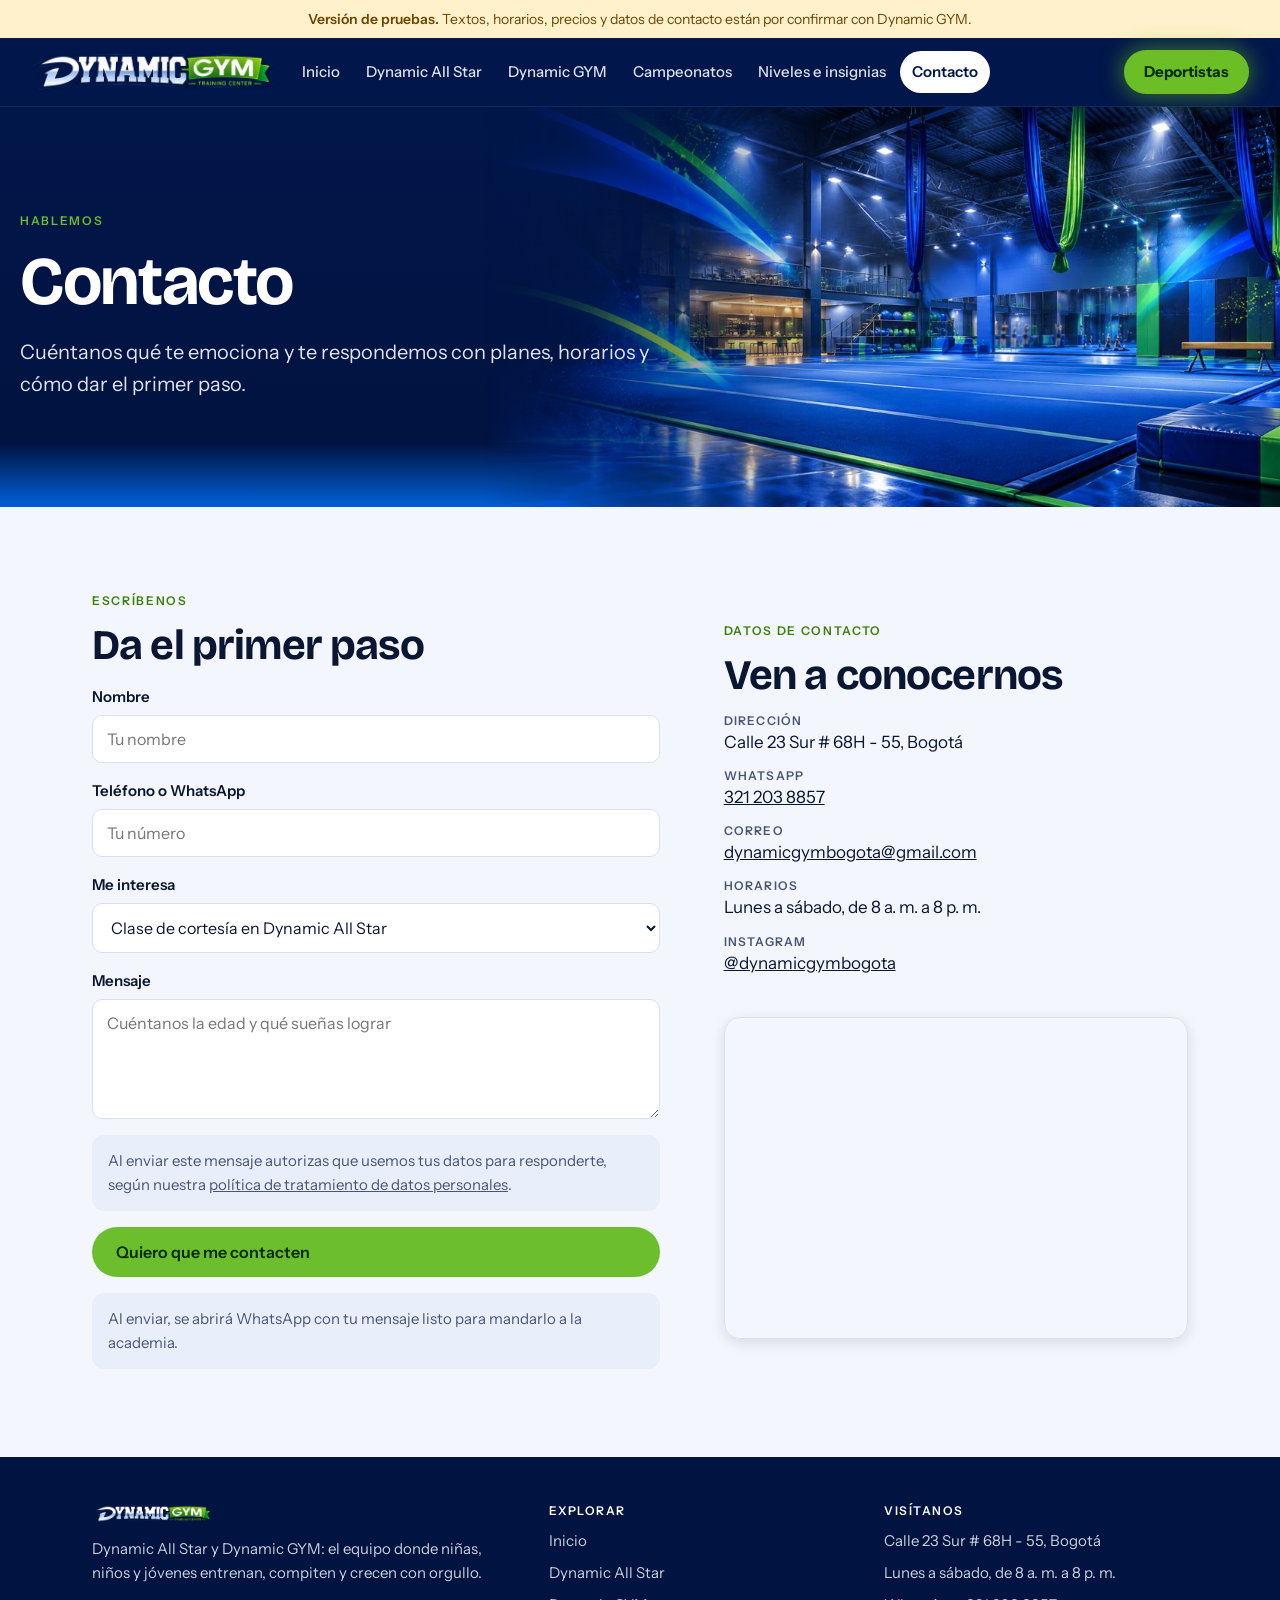
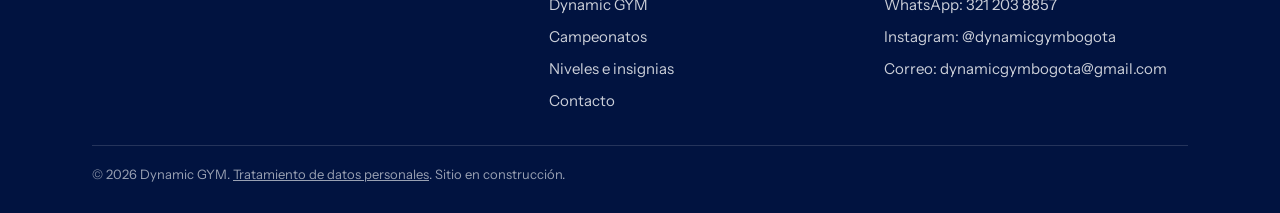
<file: pruebas/contacto.html>
<!doctype html>
<html lang="es"><head><meta charset="utf-8"><meta name="viewport" content="width=device-width,initial-scale=1">
<meta name="robots" content="noindex,nofollow">
<title>Contacto</title>
<meta name="description" content="Escribe a Dynamic GYM para pedir información.">
<link rel="preconnect" href="https://fonts.googleapis.com"><link rel="preconnect" href="https://fonts.gstatic.com" crossorigin><link rel="stylesheet" href="https://fonts.googleapis.com/css2?family=Bricolage+Grotesque:opsz,wght@12..96,600;12..96,700&family=Instrument+Sans:wght@400;500;600;700&display=swap">
<link rel="stylesheet" href="assets/site.css?v=1793500800">
<link rel="icon" href="favicon.ico" sizes="48x48"><link rel="icon" type="image/png" sizes="32x32" href="favicon-32.png"><link rel="icon" type="image/png" sizes="192x192" href="favicon-192.png"><link rel="apple-touch-icon" href="apple-touch-icon.png">
</head><body>
<div class="test"><strong>Versión de pruebas.</strong> Textos, horarios, precios y datos de contacto están por confirmar con Dynamic GYM.</div><header class="nav"><div class="wrap"><a class="brand" href="index.html" aria-label="Dynamic GYM, inicio"><img src="img/logo.png" alt="Dynamic GYM" width="262" height="41"></a><button class="menu-btn" id="menu-btn" aria-expanded="false" aria-controls="links">Menú</button><nav class="links" id="links" aria-label="Principal"><a href="index.html">Inicio</a><a href="dynamic-all-star.html">Dynamic All Star</a><a href="dynamic-gym.html">Dynamic GYM</a><a href="campeonatos.html">Campeonatos</a><a href="niveles-e-insignias.html">Niveles e insignias</a><a href="contacto.html" aria-current="page">Contacto</a><a class="cta m-only" href="deportistas.html">Deportistas</a></nav><a class="btn-dep" href="deportistas.html">Deportistas</a></div></header><main><div class="hero" style="--ar:3"><img class="bg" src="img/gym.jpg" alt="" fetchpriority="high"><div class="wrap"><span class="eyebrow">Hablemos</span><h1>Contacto</h1><p class="lede">Cuéntanos qué te emociona y te respondemos con planes, horarios y cómo dar el primer paso.</p></div></div><section><div class="wrap split">
<div class="copy"><span class="eyebrow">Escríbenos</span><h2>Da el primer paso</h2>
<form id="form" data-wa="573212038857" novalidate>
<label for="nombre">Nombre<input id="nombre" name="nombre" autocomplete="name" placeholder="Tu nombre"></label>
<label for="tel">Teléfono o WhatsApp<input id="tel" name="tel" inputmode="tel" autocomplete="tel" placeholder="Tu número"></label>
<label for="interes">Me interesa<select id="interes" name="interes"><option value="cortesia">Clase de cortesía en Dynamic All Star</option><option>Dynamic All Star (escuela)</option><option>Dynamic GYM (centro de entrenamiento)</option><option value="alquiler">Alquiler de espacios</option><option>Convenio para un colegio o grupo</option><option>Otro</option></select></label>
<label for="msg">Mensaje<textarea id="msg" name="msg" placeholder="Cuéntanos la edad y qué sueñas lograr"></textarea></label>
<p class="note">Al enviar este mensaje autorizas que usemos tus datos para responderte, según nuestra <a href="politica-de-datos.html">política de tratamiento de datos personales</a>.</p>
<button class="btn primary" type="submit">Quiero que me contacten</button>
<p class="note" id="aviso" role="status">Al enviar, se abrirá WhatsApp con tu mensaje listo para mandarlo a la academia.</p>
</form></div>
<div class="copy"><span class="eyebrow">Datos de contacto</span><h2>Ven a conocernos</h2>
<ul class="contact-list"><li><b>Dirección</b><span>Calle 23 Sur # 68H - 55, Bogotá</span></li><li><b>WhatsApp</b><span><a href="https://wa.me/573212038857" target="_blank" rel="noopener">321 203 8857</a></span></li><li><b>Correo</b><span><a href="mailto:dynamicgymbogota@gmail.com">dynamicgymbogota@gmail.com</a></span></li><li><b>Horarios</b><span>Lunes a sábado, de 8 a. m. a 8 p. m.</span></li><li><b>Instagram</b><span><a href="https://www.instagram.com/dynamicgymbogota/" target="_blank" rel="noopener">@dynamicgymbogota</a></span></li></ul><div class="mapbox"><iframe src="https://www.google.com/maps/embed?pb=!1m18!1m12!1m3!1d31815.150476227584!2d-74.16767120361328!3d4.613021022745831!2m3!1f0!2f0!3f0!3m2!1i1024!2i768!4f13.1!3m3!1m2!1s0x8e3f9f86f9d3c683%3A0xe6b1078d7466bd7!2sDynamic%20gym!5e0!3m2!1ses-419!2sco!4v1794313084193!5m2!1ses-419!2sco" title="Ubicación de Dynamic GYM en Google Maps" loading="lazy" allowfullscreen referrerpolicy="strict-origin-when-cross-origin"></iframe></div></div>
</div></section>
</main><footer><div class="wrap"><div class="cols"><div><img src="img/logo.png" alt="Dynamic GYM" width="200" height="31"><p>Dynamic All Star y Dynamic GYM: el equipo donde niñas, niños y jóvenes entrenan, compiten y crecen con orgullo.</p></div><div><h4>Explorar</h4><ul><li><a href="index.html">Inicio</a></li><li><a href="dynamic-all-star.html">Dynamic All Star</a></li><li><a href="dynamic-gym.html">Dynamic GYM</a></li><li><a href="campeonatos.html">Campeonatos</a></li><li><a href="niveles-e-insignias.html">Niveles e insignias</a></li><li><a href="contacto.html">Contacto</a></li></ul></div><div><h4>Visítanos</h4><ul><li>Calle 23 Sur # 68H - 55, Bogotá</li><li>Lunes a sábado, de 8 a. m. a 8 p. m.</li><li>WhatsApp: <a href="https://wa.me/573212038857" target="_blank" rel="noopener">321 203 8857</a></li><li>Instagram: <a href="https://www.instagram.com/dynamicgymbogota/" target="_blank" rel="noopener">@dynamicgymbogota</a></li><li>Correo: <a href="mailto:dynamicgymbogota@gmail.com">dynamicgymbogota@gmail.com</a></li></ul></div></div><p class="copy">© 2026 Dynamic GYM. <a href="politica-de-datos.html">Tratamiento de datos personales</a>. Sitio en construcción.</p></div></footer><script src="assets/site.js?v=1793311849"></script>
</body></html>
</file>
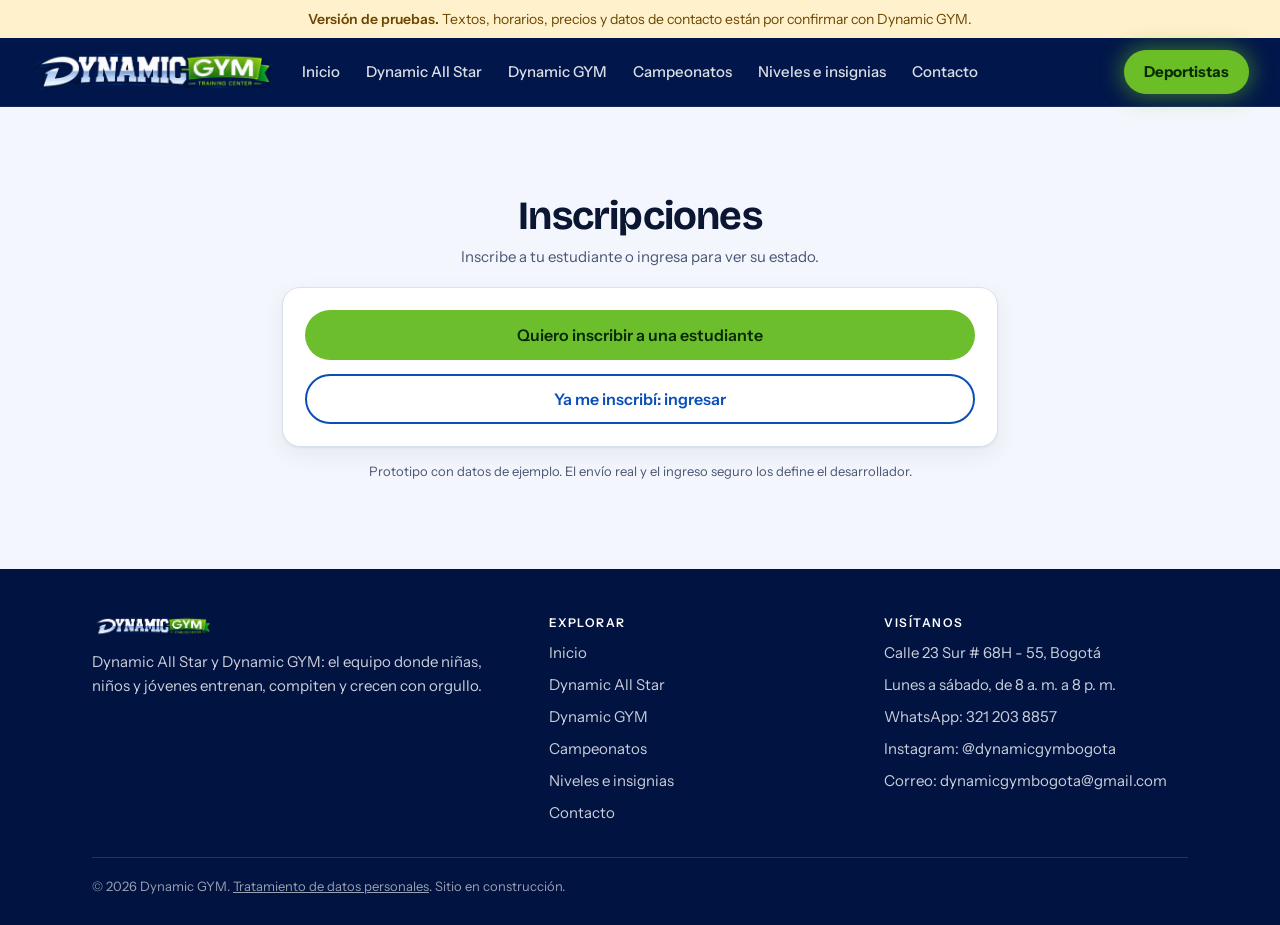
<file: pruebas/deportistas.html>
<!doctype html>
<html lang="es"><head><meta charset="utf-8"><meta name="viewport" content="width=device-width,initial-scale=1">
<meta name="robots" content="noindex,nofollow">
<title>Deportistas · Dynamic GYM</title>
<meta name="description" content="Preinscripción de deportistas e ingreso de las familias.">
<link rel="preconnect" href="https://fonts.googleapis.com"><link rel="preconnect" href="https://fonts.gstatic.com" crossorigin><link rel="stylesheet" href="https://fonts.googleapis.com/css2?family=Bricolage+Grotesque:opsz,wght@12..96,600;12..96,700&family=Instrument+Sans:wght@400;500;600;700&display=swap">
<link rel="stylesheet" href="assets/site.css?v=1793500800">
<link rel="icon" href="favicon.ico" sizes="48x48"><link rel="icon" type="image/png" sizes="32x32" href="favicon-32.png"><link rel="icon" type="image/png" sizes="192x192" href="favicon-192.png"><link rel="apple-touch-icon" href="apple-touch-icon.png">
</head><body>
<div class="test"><strong>Versión de pruebas.</strong> Textos, horarios, precios y datos de contacto están por confirmar con Dynamic GYM.</div><header class="nav"><div class="wrap"><a class="brand" href="index.html" aria-label="Dynamic GYM, inicio"><img src="img/logo.png" alt="Dynamic GYM" width="262" height="41"></a><button class="menu-btn" id="menu-btn" aria-expanded="false" aria-controls="links">Menú</button><nav class="links" id="links" aria-label="Principal"><a href="index.html">Inicio</a><a href="dynamic-all-star.html">Dynamic All Star</a><a href="dynamic-gym.html">Dynamic GYM</a><a href="campeonatos.html">Campeonatos</a><a href="niveles-e-insignias.html">Niveles e insignias</a><a href="contacto.html">Contacto</a><a class="cta m-only" href="deportistas.html">Deportistas</a></nav><a class="btn-dep" href="deportistas.html">Deportistas</a></div></header><main><section><div class="wrap dep-wrap"><div id="dep" class="dep"><noscript>Para inscribir a tu deportista necesitas activar JavaScript en el navegador.</noscript></div></div></section></main><footer><div class="wrap"><div class="cols"><div><img src="img/logo.png" alt="Dynamic GYM" width="200" height="31"><p>Dynamic All Star y Dynamic GYM: el equipo donde niñas, niños y jóvenes entrenan, compiten y crecen con orgullo.</p></div><div><h4>Explorar</h4><ul><li><a href="index.html">Inicio</a></li><li><a href="dynamic-all-star.html">Dynamic All Star</a></li><li><a href="dynamic-gym.html">Dynamic GYM</a></li><li><a href="campeonatos.html">Campeonatos</a></li><li><a href="niveles-e-insignias.html">Niveles e insignias</a></li><li><a href="contacto.html">Contacto</a></li></ul></div><div><h4>Visítanos</h4><ul><li>Calle 23 Sur # 68H - 55, Bogotá</li><li>Lunes a sábado, de 8 a. m. a 8 p. m.</li><li>WhatsApp: <a href="https://wa.me/573212038857" target="_blank" rel="noopener">321 203 8857</a></li><li>Instagram: <a href="https://www.instagram.com/dynamicgymbogota/" target="_blank" rel="noopener">@dynamicgymbogota</a></li><li>Correo: <a href="mailto:dynamicgymbogota@gmail.com">dynamicgymbogota@gmail.com</a></li></ul></div></div><p class="copy">© 2026 Dynamic GYM. <a href="politica-de-datos.html">Tratamiento de datos personales</a>. Sitio en construcción.</p></div></footer><script src="assets/site.js?v=1793311849"></script><script src="assets/deportistas.js?v=1794600000"></script>
</body></html>
</file>
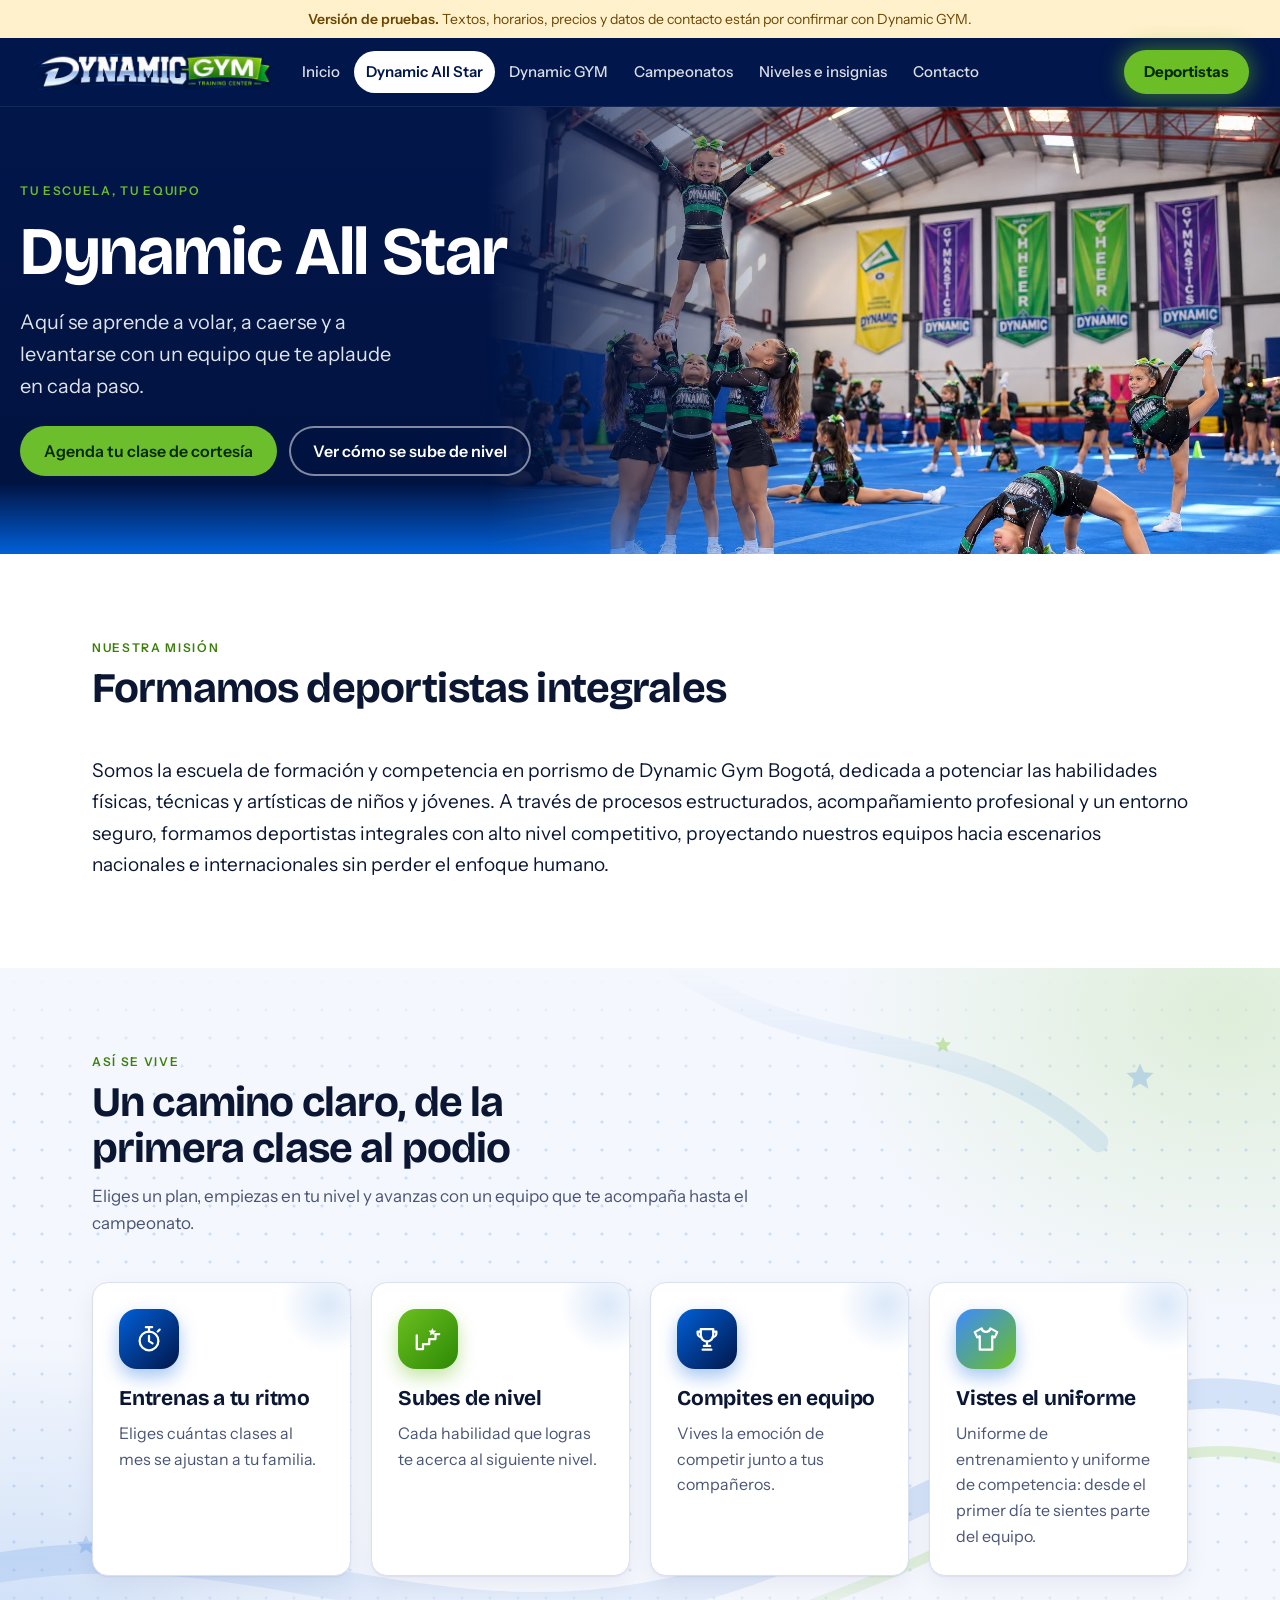
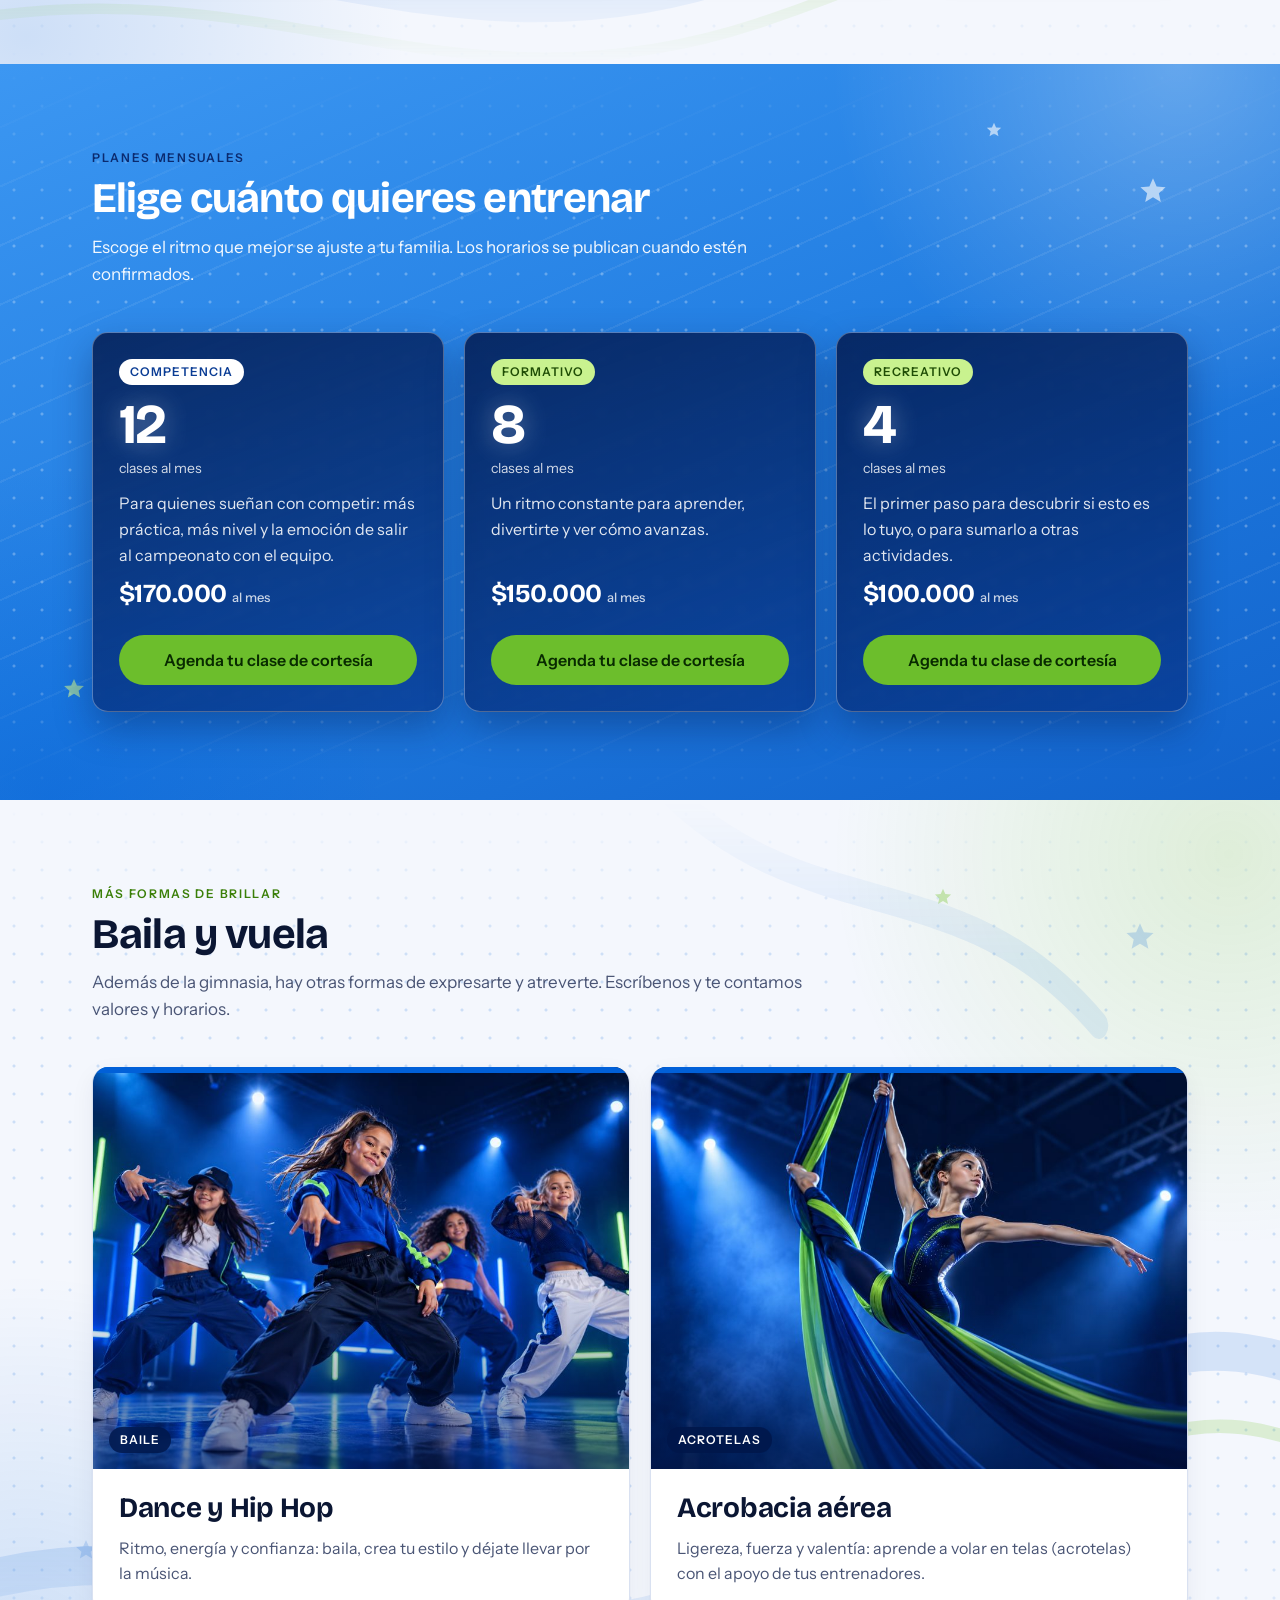
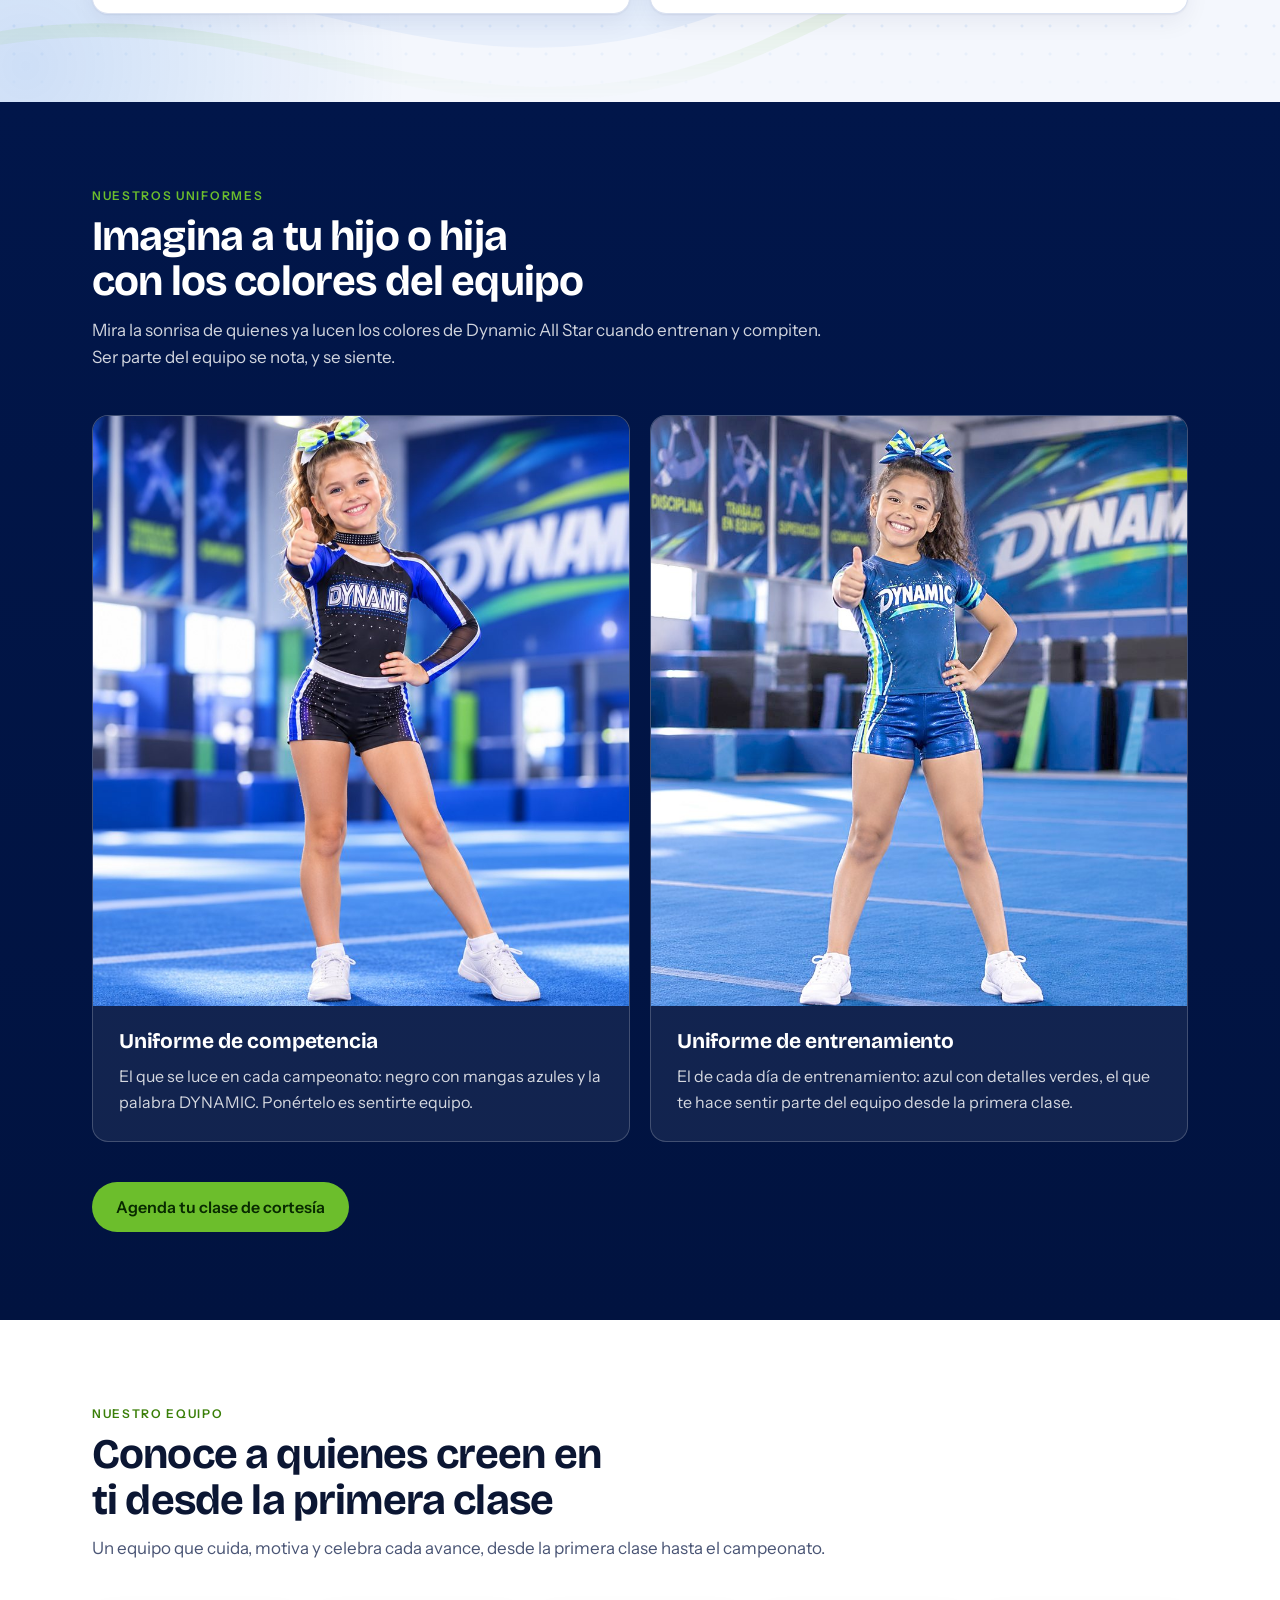
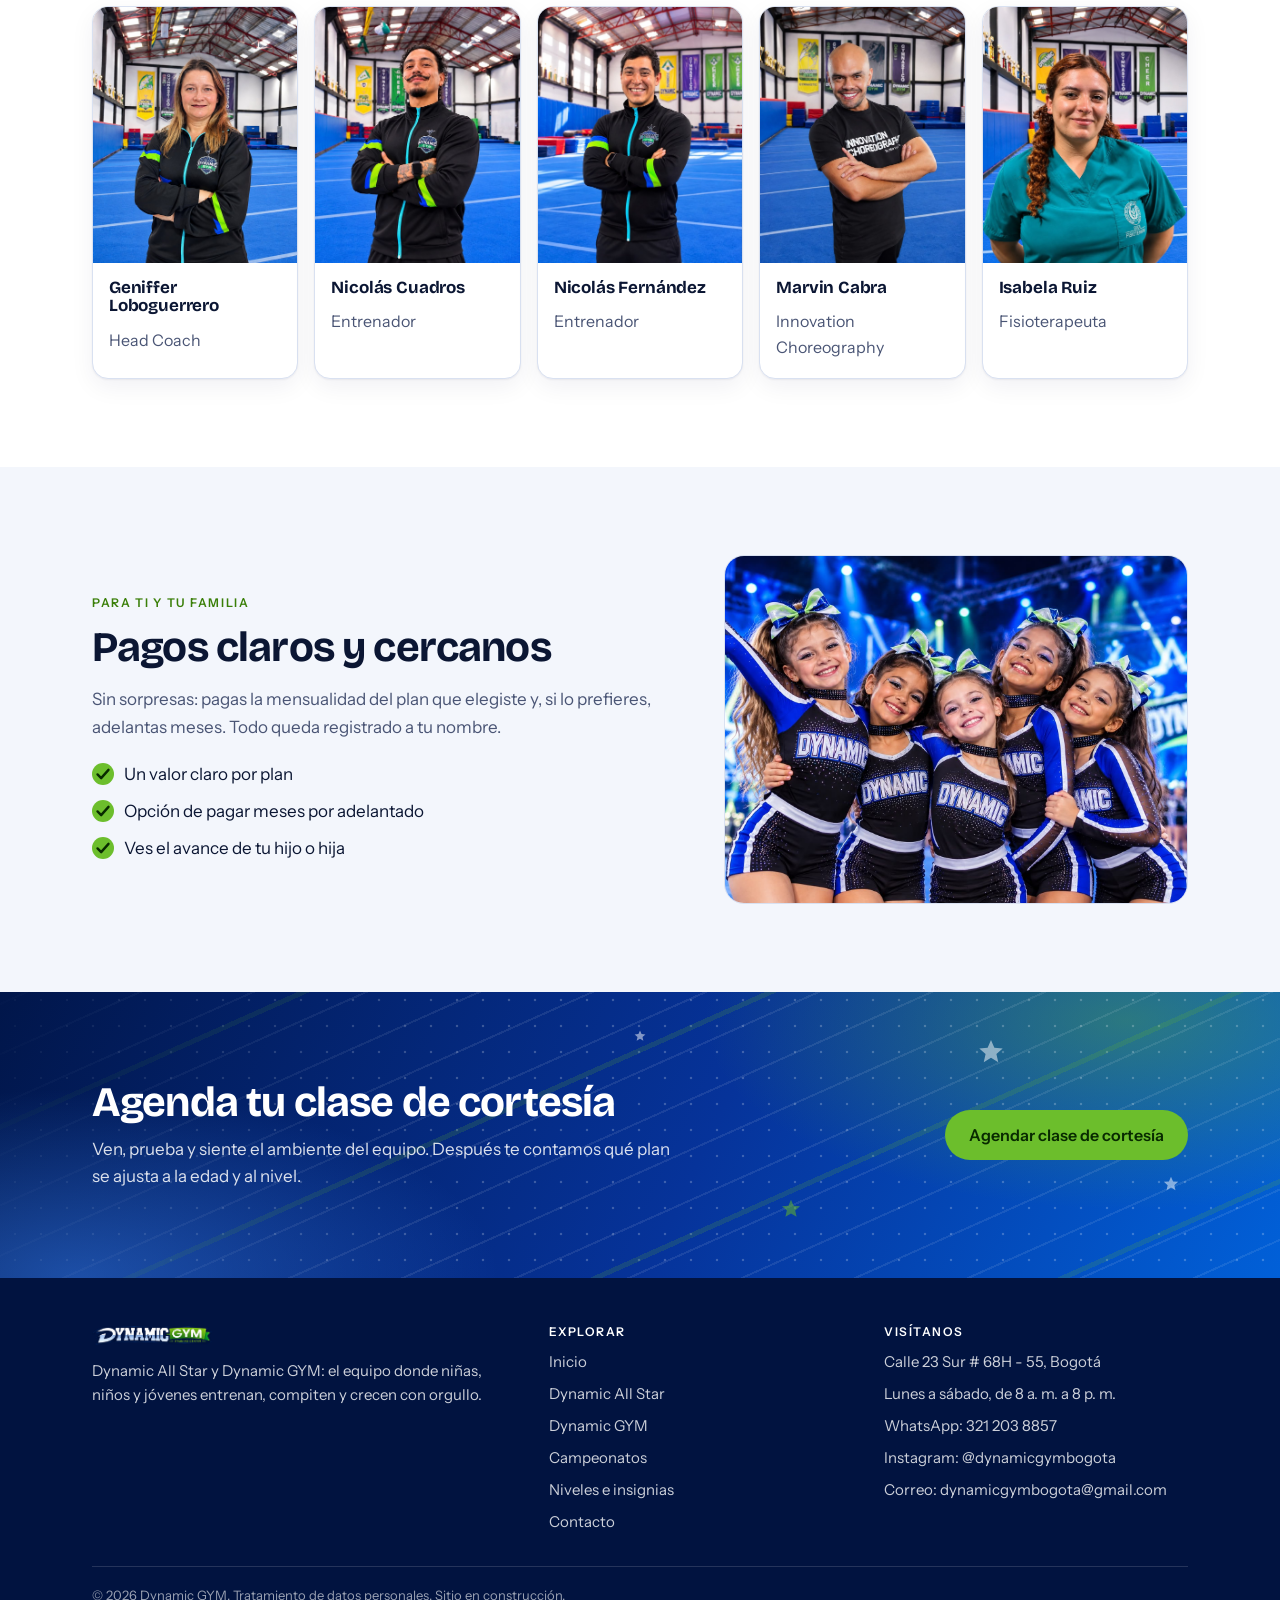
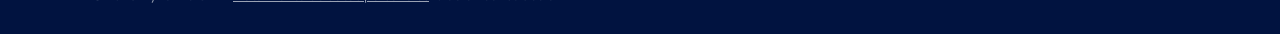
<file: pruebas/dynamic-all-star.html>
<!doctype html>
<html lang="es"><head><meta charset="utf-8"><meta name="viewport" content="width=device-width,initial-scale=1">
<meta name="robots" content="noindex,nofollow">
<title>Dynamic All Star</title>
<meta name="description" content="Escuela de gimnasia con planes mensuales, niveles, campeonatos y uniformes.">
<link rel="preconnect" href="https://fonts.googleapis.com"><link rel="preconnect" href="https://fonts.gstatic.com" crossorigin><link rel="stylesheet" href="https://fonts.googleapis.com/css2?family=Bricolage+Grotesque:opsz,wght@12..96,600;12..96,700&family=Instrument+Sans:wght@400;500;600;700&display=swap">
<link rel="stylesheet" href="assets/site.css?v=1794600100">
<link rel="icon" href="favicon.ico" sizes="48x48"><link rel="icon" type="image/png" sizes="32x32" href="favicon-32.png"><link rel="icon" type="image/png" sizes="192x192" href="favicon-192.png"><link rel="apple-touch-icon" href="apple-touch-icon.png">
</head><body>
<div class="test"><strong>Versión de pruebas.</strong> Textos, horarios, precios y datos de contacto están por confirmar con Dynamic GYM.</div><header class="nav"><div class="wrap"><a class="brand" href="index.html" aria-label="Dynamic GYM, inicio"><img src="img/logo.png" alt="Dynamic GYM" width="262" height="41"></a><button class="menu-btn" id="menu-btn" aria-expanded="false" aria-controls="links">Menú</button><nav class="links" id="links" aria-label="Principal"><a href="index.html">Inicio</a><a href="dynamic-all-star.html" aria-current="page">Dynamic All Star</a><a href="dynamic-gym.html">Dynamic GYM</a><a href="campeonatos.html">Campeonatos</a><a href="niveles-e-insignias.html">Niveles e insignias</a><a href="contacto.html">Contacto</a><a class="cta m-only" href="deportistas.html">Deportistas</a></nav><a class="btn-dep" href="deportistas.html">Deportistas</a></div></header><main><div class="hero full" style="--ar:1.78"><img class="bg" src="img/all-star.jpg" alt="" fetchpriority="high"><div class="wrap"><span class="eyebrow">Tu escuela, tu equipo</span><h1>Dynamic All Star</h1><p class="lede">Aquí se aprende a volar, a caerse y a levantarse con un equipo que te aplaude en cada paso.</p><div class="actions"><a class="btn primary" href="https://wa.me/573212038857?text=Hola%2C%20quiero%20agendar%20una%20clase%20de%20cortes%C3%ADa%20en%20Dynamic%20All%20Star." target="_blank" rel="noopener">Agenda tu clase de cortesía</a><a class="btn ghost" href="niveles-e-insignias.html">Ver cómo se sube de nivel</a></div></div></div><section class="soft mision"><div class="wrap">
<div class="head"><span class="eyebrow">Nuestra misión</span><h2>Formamos deportistas integrales</h2></div>
<p class="mision-t">Somos la escuela de formación y competencia en porrismo de Dynamic Gym Bogotá, dedicada a potenciar las habilidades físicas, técnicas y artísticas de niños y jóvenes. A través de procesos estructurados, acompañamiento profesional y un entorno seguro, formamos deportistas integrales con alto nivel competitivo, proyectando nuestros equipos hacia escenarios nacionales e internacionales sin perder el enfoque humano.</p>
</div></section>

<section class="deco"><div class="wrap">
<div class="head"><span class="eyebrow">Así se vive</span><h2>Un camino claro, de la primera clase al podio</h2><p>Eliges un plan, empiezas en tu nivel y avanzas con un equipo que te acompaña hasta el campeonato.</p></div>
<div class="grid g4">
<div class="card ico"><span class="ib" aria-hidden="true"><svg viewBox="0 0 24 24" fill="none" stroke="currentColor" stroke-width="1.8" stroke-linecap="round" stroke-linejoin="round"><circle cx="12" cy="13.5" r="7.5"/><path d="M12 9.5v4.2l2.8 1.8M9.5 2.5h5M12 2.5v3.5M19 6l1.5-1.5"/></svg></span><h3>Entrenas a tu ritmo</h3><p>Eliges cuántas clases al mes se ajustan a tu familia.</p></div>
<div class="card ico"><span class="ib" aria-hidden="true"><svg viewBox="0 0 24 24" fill="none" stroke="currentColor" stroke-width="1.8" stroke-linecap="round" stroke-linejoin="round"><path d="M3 20h5v-4h5v-4h5V8h3M3 20V9"/><path d="M15.5 3.2l.9 1.9 2.1.3-1.5 1.5.4 2.1-1.9-1-1.9 1 .4-2.1-1.5-1.5 2.1-.3z" fill="currentColor" stroke="none"/></svg></span><h3>Subes de nivel</h3><p>Cada habilidad que logras te acerca al siguiente nivel.</p></div>
<div class="card ico"><span class="ib" aria-hidden="true"><svg viewBox="0 0 24 24" fill="none" stroke="currentColor" stroke-width="1.8" stroke-linecap="round" stroke-linejoin="round"><path d="M7 4h10v5a5 5 0 0 1-10 0z"/><path d="M7 6H4.5v1.5A3 3 0 0 0 7.5 10.5M17 6h2.5v1.5a3 3 0 0 1-3 3M12 14v3.5M8.5 20.5h7M9.5 17.5h5"/></svg></span><h3>Compites en equipo</h3><p>Vives la emoción de competir junto a tus compañeros.</p></div>
<div class="card ico"><span class="ib" aria-hidden="true"><svg viewBox="0 0 24 24" fill="none" stroke="currentColor" stroke-width="1.8" stroke-linecap="round" stroke-linejoin="round"><path d="M8.5 3.5L3 6.5l2 4.2 2-.9V20.5h10V9.8l2 .9 2-4.2-5.5-3a3.6 3.6 0 0 1-7 0z"/></svg></span><h3>Vistes el uniforme</h3><p>Uniforme de entrenamiento y uniforme de competencia: desde el primer día te sientes parte del equipo.</p></div>
</div></div></section>

<section class="sky"><div class="wrap">
<div class="head"><span class="eyebrow">Planes mensuales</span><h2>Elige cuánto quieres entrenar</h2><p>Escoge el ritmo que mejor se ajuste a tu familia. Los horarios se publican cuando estén confirmados.</p></div>
<div class="grid g3">
<div class="card plan"><span class="tag e">Competencia</span><span class="n">12</span><span class="u">clases al mes</span><p>Para quienes sueñan con competir: más práctica, más nivel y la emoción de salir al campeonato con el equipo.</p><span class="price">$170.000 <small>al mes</small></span><a class="btn primary plan-cta" href="https://wa.me/573212038857?text=Hola%2C%20quiero%20agendar%20una%20clase%20de%20cortes%C3%ADa%20en%20Dynamic%20All%20Star.%20Me%20interesa%20el%20plan%20de%2012%20clases%20al%20mes." target="_blank" rel="noopener">Agenda tu clase de cortesía</a></div>
<div class="card plan"><span class="tag g">Formativo</span><span class="n">8</span><span class="u">clases al mes</span><p>Un ritmo constante para aprender, divertirte y ver cómo avanzas.</p><span class="price">$150.000 <small>al mes</small></span><a class="btn primary plan-cta" href="https://wa.me/573212038857?text=Hola%2C%20quiero%20agendar%20una%20clase%20de%20cortes%C3%ADa%20en%20Dynamic%20All%20Star.%20Me%20interesa%20el%20plan%20de%208%20clases%20al%20mes." target="_blank" rel="noopener">Agenda tu clase de cortesía</a></div>
<div class="card plan"><span class="tag g">Recreativo</span><span class="n">4</span><span class="u">clases al mes</span><p>El primer paso para descubrir si esto es lo tuyo, o para sumarlo a otras actividades.</p><span class="price">$100.000 <small>al mes</small></span><a class="btn primary plan-cta" href="https://wa.me/573212038857?text=Hola%2C%20quiero%20agendar%20una%20clase%20de%20cortes%C3%ADa%20en%20Dynamic%20All%20Star.%20Me%20interesa%20el%20plan%20de%204%20clases%20al%20mes." target="_blank" rel="noopener">Agenda tu clase de cortesía</a></div>
</div></div></section>

<section class="deco"><div class="wrap">
<div class="head"><span class="eyebrow">Más formas de brillar</span><h2>Baila y vuela</h2><p>Además de la gimnasia, hay otras formas de expresarte y atreverte. Escríbenos y te contamos valores y horarios.</p></div>
<div class="grid g2">
<div class="card unit pic"><div class="uimg"><img src="img/hiphop.jpg" alt="Niñas bailando Hip Hop con uniformes azules y verdes sobre un escenario iluminado" loading="lazy"><span class="tag e">Baile</span></div><div class="tx"><h3>Dance y Hip Hop</h3><p>Ritmo, energía y confianza: baila, crea tu estilo y déjate llevar por la música.</p></div></div>
<div class="card unit pic"><div class="uimg"><img src="img/acrotelas.jpg" alt="Gimnasta en acrotelas azules y verdes suspendida en el aire" loading="lazy"><span class="tag e">Acrotelas</span></div><div class="tx"><h3>Acrobacia aérea</h3><p>Ligereza, fuerza y valentía: aprende a volar en telas (acrotelas) con el apoyo de tus entrenadores.</p></div></div>
</div></div></section>

<section class="dark" id="uniformes"><div class="wrap">
<div class="head"><span class="eyebrow">Nuestros uniformes</span><h2>Imagina a tu hijo o hija con los colores del equipo</h2><p>Mira la sonrisa de quienes ya lucen los colores de Dynamic All Star cuando entrenan y compiten. Ser parte del equipo se nota, y se siente.</p></div>
<div class="grid g2">
<div class="card pic art"><img src="img/articulos/uniforme-competencia.jpg" alt="Uniforme de competencia" loading="lazy"><div class="tx"><h3>Uniforme de competencia</h3><p>El que se luce en cada campeonato: negro con mangas azules y la palabra DYNAMIC. Ponértelo es sentirte equipo.</p></div></div>
<div class="card pic art"><img src="img/articulos/uniforme-entrenamiento.jpg" alt="Uniforme de entrenamiento" loading="lazy"><div class="tx"><h3>Uniforme de entrenamiento</h3><p>El de cada día de entrenamiento: azul con detalles verdes, el que te hace sentir parte del equipo desde la primera clase.</p></div></div>

</div>
<div class="actions" style="margin-top:clamp(28px,4vw,40px)"><a class="btn primary" href="https://wa.me/573212038857?text=Hola%2C%20quiero%20agendar%20una%20clase%20de%20cortes%C3%ADa%20en%20Dynamic%20All%20Star." target="_blank" rel="noopener">Agenda tu clase de cortesía</a></div>
</div></section>

<section class="soft" id="entrenadores"><div class="wrap">
<div class="head"><span class="eyebrow">Nuestro equipo</span><h2>Conoce a quienes creen en ti desde la primera clase</h2><p>Un equipo que cuida, motiva y celebra cada avance, desde la primera clase hasta el campeonato.</p></div>
<div class="grid g5">
<div class="card pic coach"><img src="img/entrenadores/entrenador-3.jpg?v=2" alt="Geniffer Loboguerrero, Head Coach" loading="lazy"><div class="tx"><h3>Geniffer Loboguerrero</h3><p>Head Coach</p></div></div>
<div class="card pic coach"><img src="img/entrenadores/entrenador-1.jpg?v=3" alt="Nicolás Cuadros, Entrenador" loading="lazy"><div class="tx"><h3>Nicolás Cuadros</h3><p>Entrenador</p></div></div>
<div class="card pic coach"><img src="img/entrenadores/entrenador-2.jpg?v=3" alt="Nicolás Fernández, Entrenador" loading="lazy"><div class="tx"><h3>Nicolás Fernández</h3><p>Entrenador</p></div></div>
<div class="card pic coach"><img src="img/entrenadores/entrenador-4.jpg" alt="Marvin Cabra, Innovation Choreography" loading="lazy"><div class="tx"><h3>Marvin Cabra</h3><p>Innovation Choreography</p></div></div>
<div class="card pic coach"><img src="img/entrenadores/entrenador-5.jpg" alt="Isabela Ruiz, Fisioterapeuta" loading="lazy"><div class="tx"><h3>Isabela Ruiz</h3><p>Fisioterapeuta</p></div></div>
</div></div></section>

<section><div class="wrap split">
<div class="copy"><span class="eyebrow">Para ti y tu familia</span><h2>Pagos claros y cercanos</h2>
<p>Sin sorpresas: pagas la mensualidad del plan que elegiste y, si lo prefieres, adelantas meses. Todo queda registrado a tu nombre.</p>
<ul class="ticks"><li><span>Un valor claro por plan</span></li><li><span>Opción de pagar meses por adelantado</span></li><li><span>Ves el avance de tu hijo o hija</span></li></ul></div>
<div class="media"><img src="img/familias.jpg" alt="Cinco niñas del equipo Dynamic abrazadas y sonriendo" loading="lazy"></div>
</div></section>
<section class="band"><div class="wrap"><div><h2>Agenda tu clase de cortesía</h2><p>Ven, prueba y siente el ambiente del equipo. Después te contamos qué plan se ajusta a la edad y al nivel.</p></div><a class="btn primary" href="https://wa.me/573212038857?text=Hola%2C%20quiero%20agendar%20una%20clase%20de%20cortes%C3%ADa%20en%20Dynamic%20All%20Star." target="_blank" rel="noopener">Agendar clase de cortesía</a></div></section></main><footer><div class="wrap"><div class="cols"><div><img src="img/logo.png" alt="Dynamic GYM" width="200" height="31"><p>Dynamic All Star y Dynamic GYM: el equipo donde niñas, niños y jóvenes entrenan, compiten y crecen con orgullo.</p></div><div><h4>Explorar</h4><ul><li><a href="index.html">Inicio</a></li><li><a href="dynamic-all-star.html">Dynamic All Star</a></li><li><a href="dynamic-gym.html">Dynamic GYM</a></li><li><a href="campeonatos.html">Campeonatos</a></li><li><a href="niveles-e-insignias.html">Niveles e insignias</a></li><li><a href="contacto.html">Contacto</a></li></ul></div><div><h4>Visítanos</h4><ul><li>Calle 23 Sur # 68H - 55, Bogotá</li><li>Lunes a sábado, de 8 a. m. a 8 p. m.</li><li>WhatsApp: <a href="https://wa.me/573212038857" target="_blank" rel="noopener">321 203 8857</a></li><li>Instagram: <a href="https://www.instagram.com/dynamicgymbogota/" target="_blank" rel="noopener">@dynamicgymbogota</a></li><li>Correo: <a href="mailto:dynamicgymbogota@gmail.com">dynamicgymbogota@gmail.com</a></li></ul></div></div><p class="copy">© 2026 Dynamic GYM. <a href="politica-de-datos.html">Tratamiento de datos personales</a>. Sitio en construcción.</p></div></footer><script src="assets/site.js?v=1793311849"></script>
</body></html>
</file>
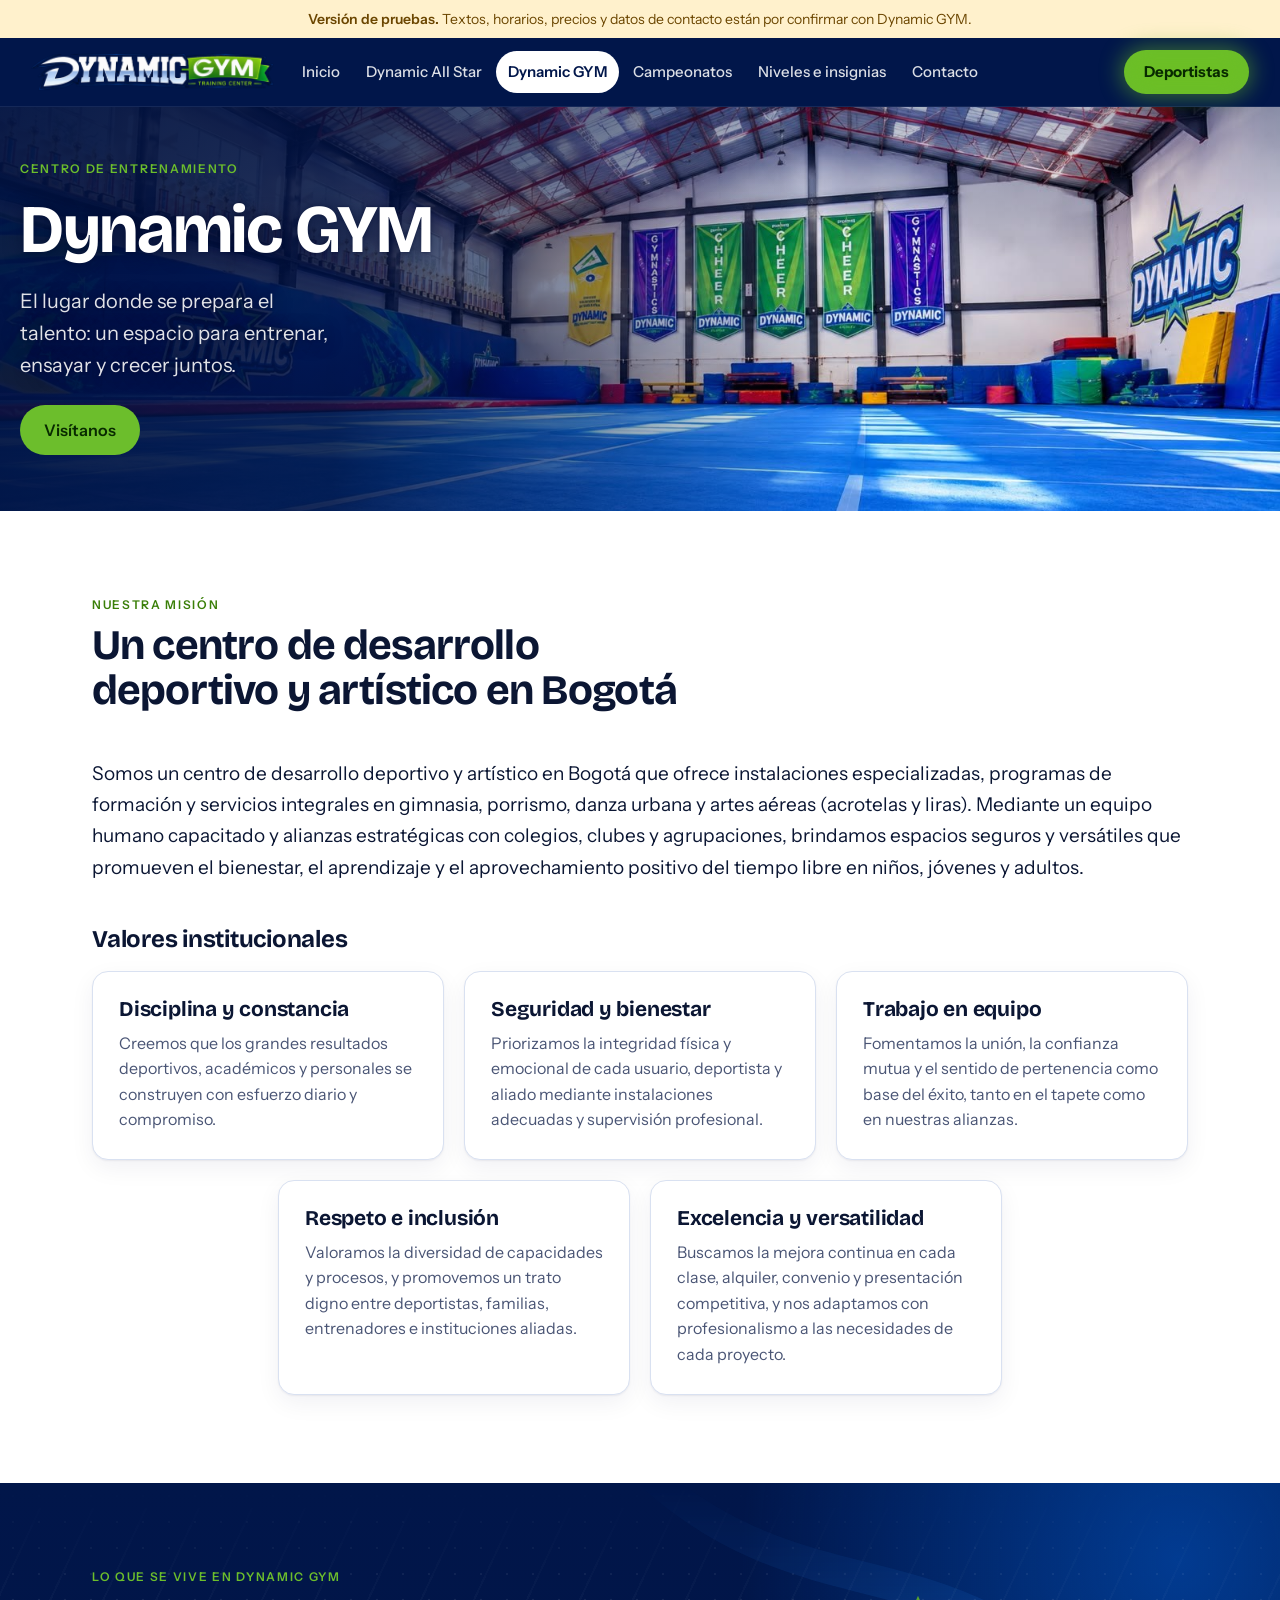
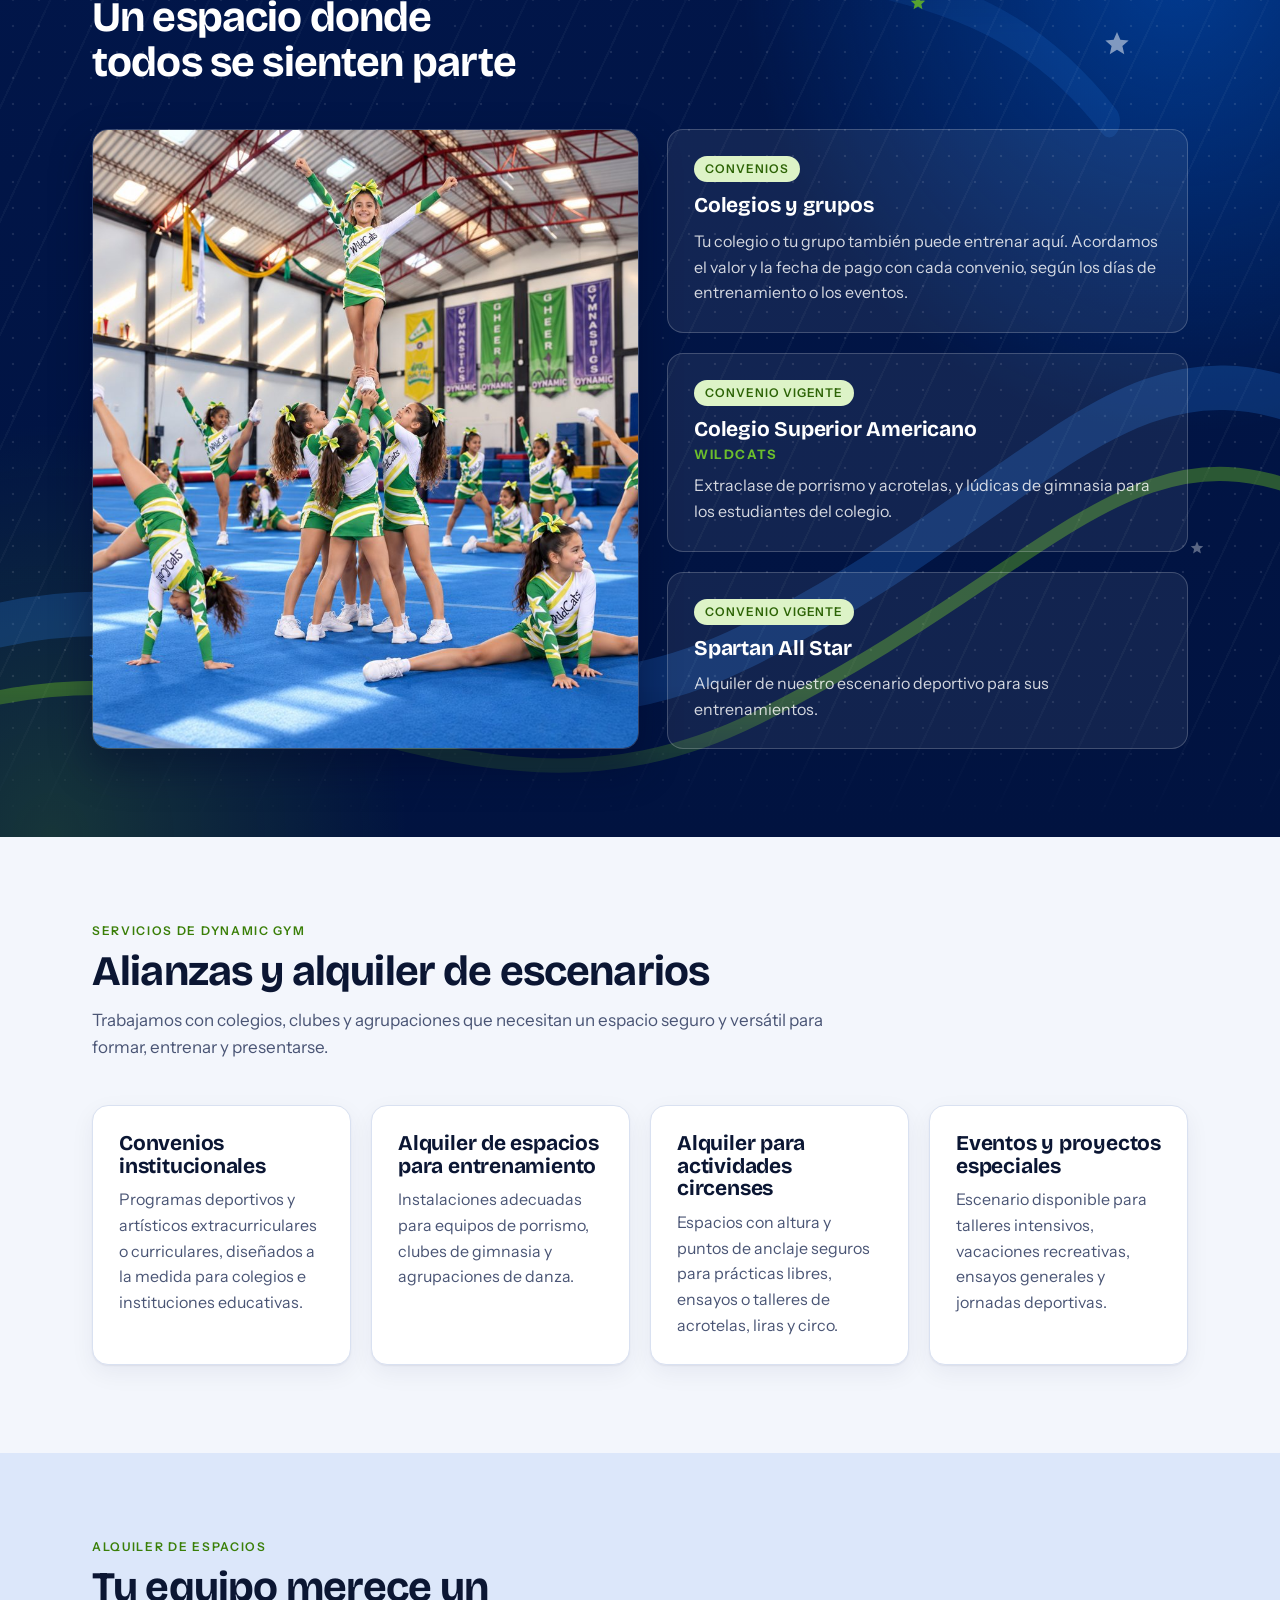
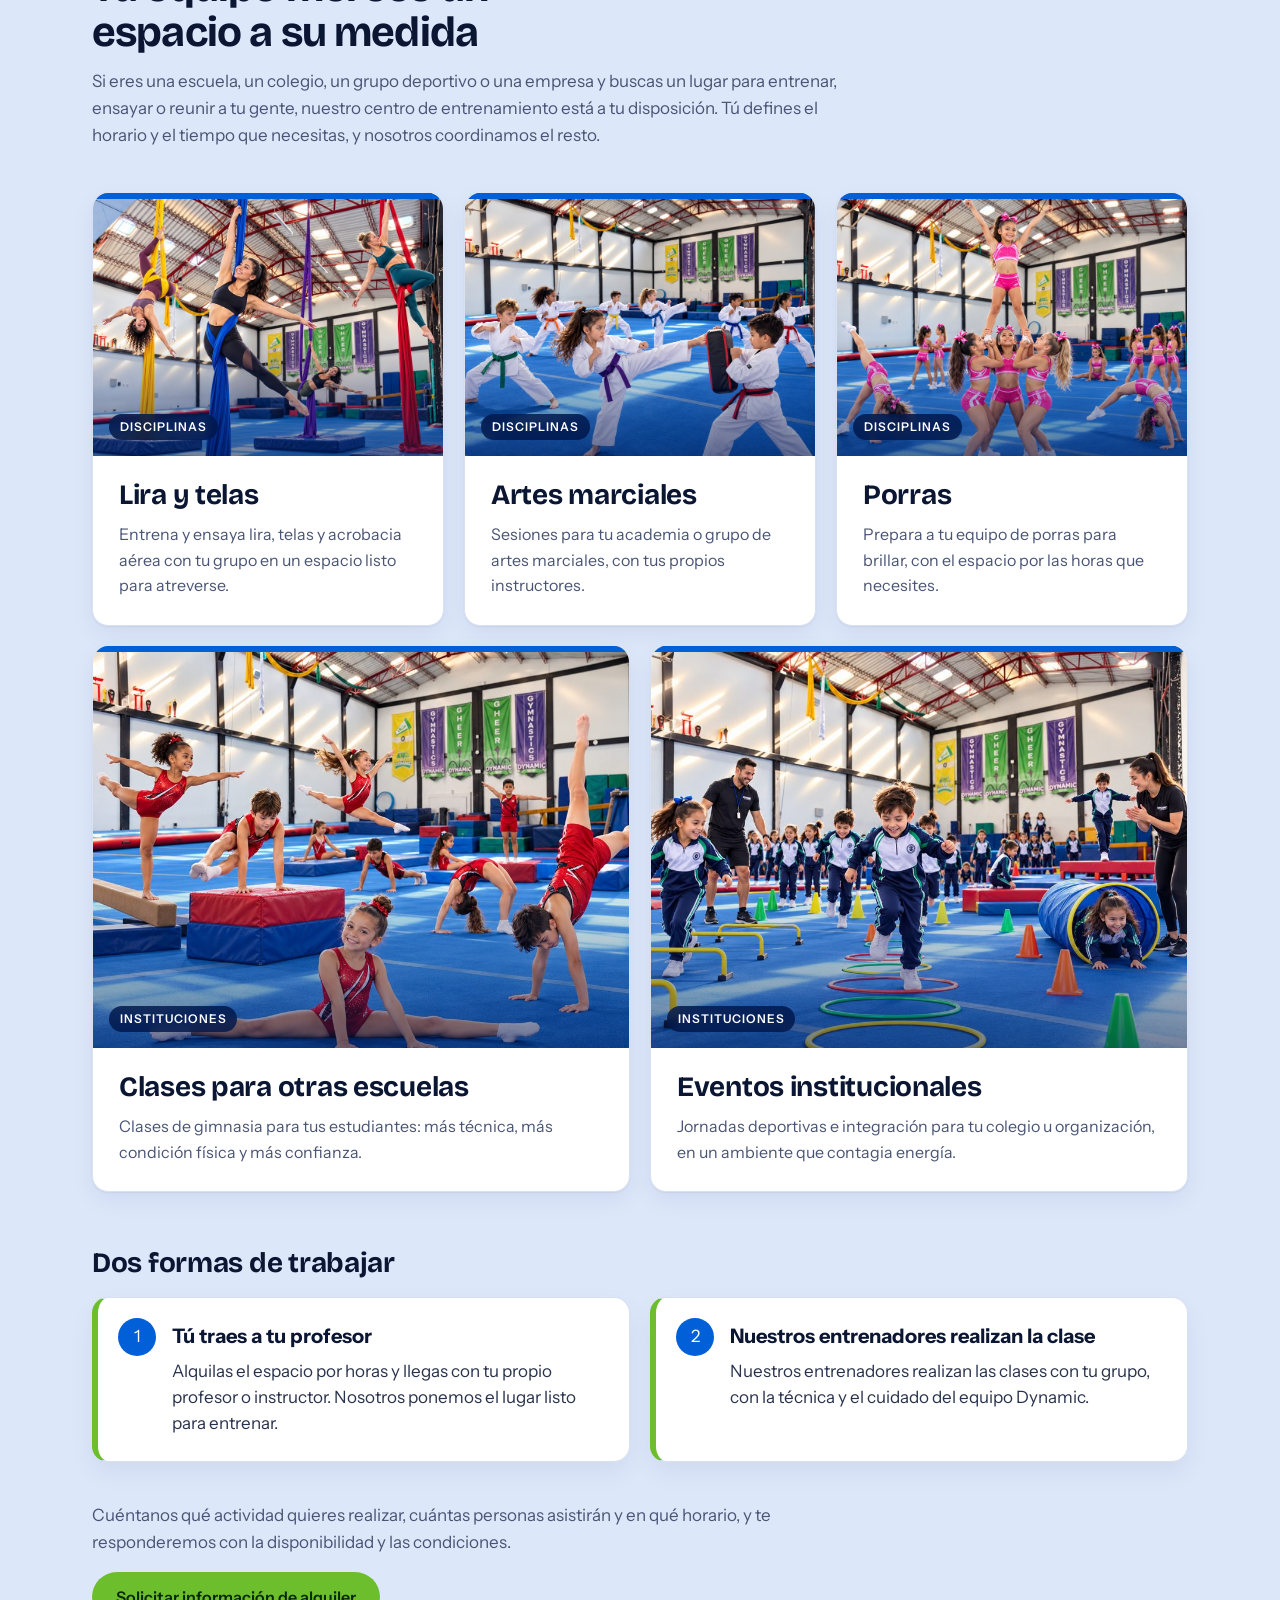
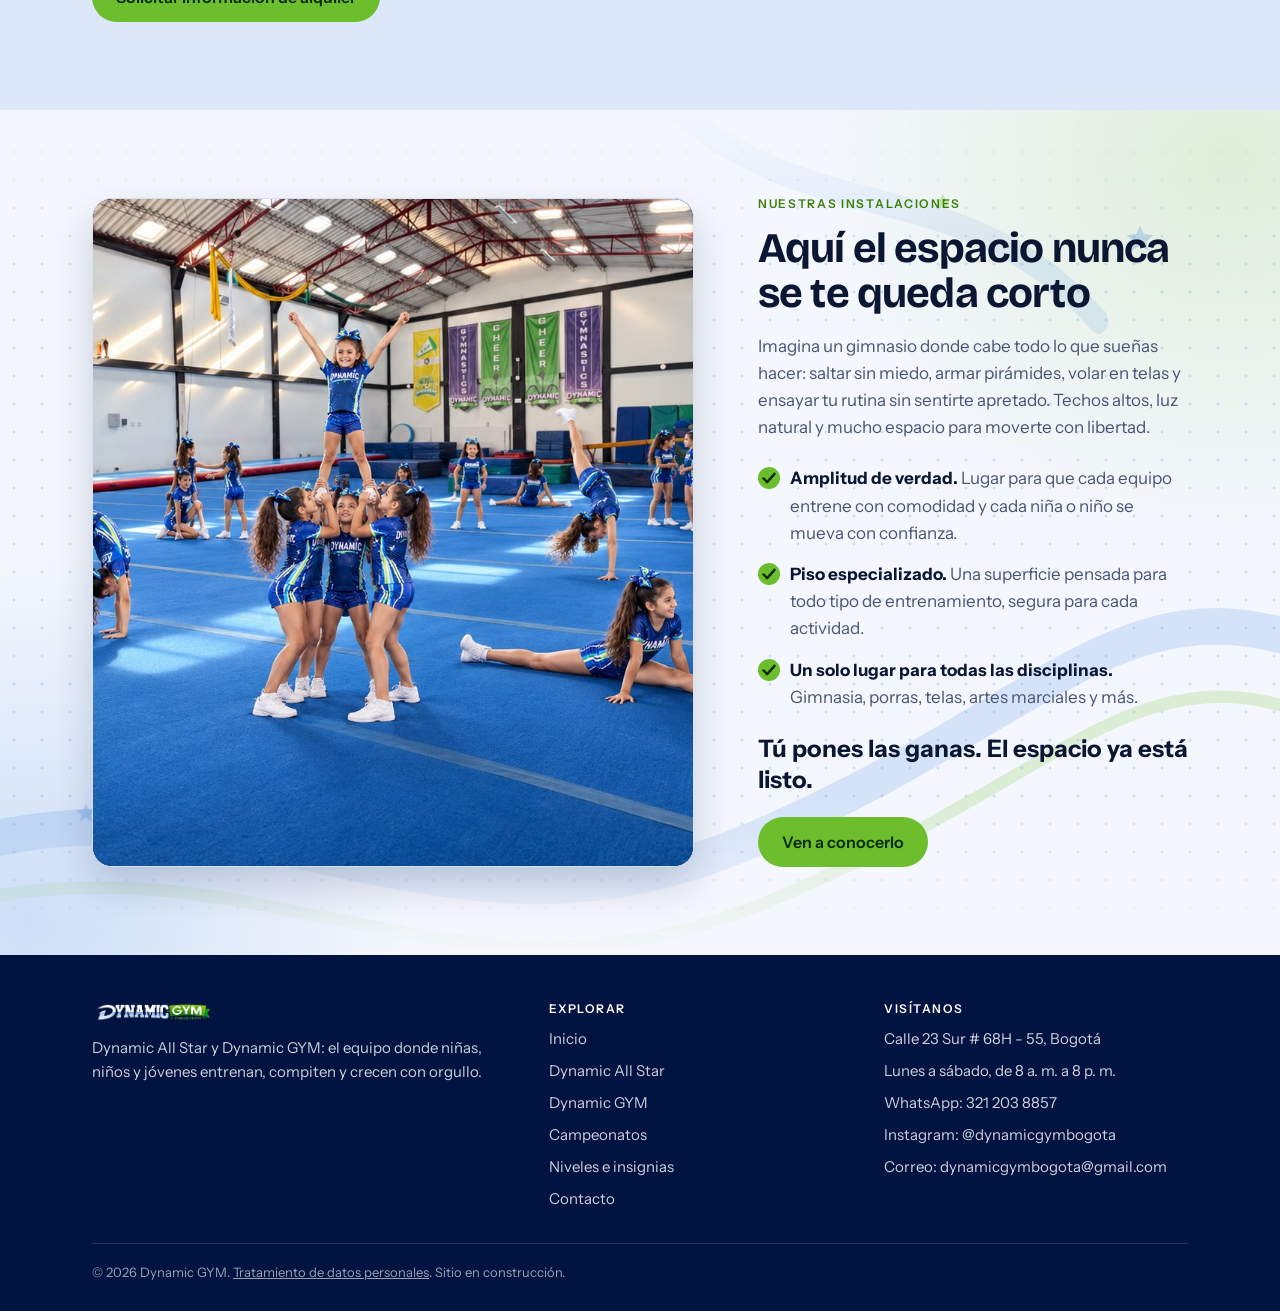
<file: pruebas/dynamic-gym.html>
<!doctype html>
<html lang="es"><head><meta charset="utf-8"><meta name="viewport" content="width=device-width,initial-scale=1">
<meta name="robots" content="noindex,nofollow">
<title>Dynamic GYM</title>
<meta name="description" content="El centro de entrenamiento: convenios con colegios y grupo Wildcats.">
<link rel="preconnect" href="https://fonts.googleapis.com"><link rel="preconnect" href="https://fonts.gstatic.com" crossorigin><link rel="stylesheet" href="https://fonts.googleapis.com/css2?family=Bricolage+Grotesque:opsz,wght@12..96,600;12..96,700&family=Instrument+Sans:wght@400;500;600;700&display=swap">
<link rel="stylesheet" href="assets/site.css?v=1794600000">
<link rel="icon" href="favicon.ico" sizes="48x48"><link rel="icon" type="image/png" sizes="32x32" href="favicon-32.png"><link rel="icon" type="image/png" sizes="192x192" href="favicon-192.png"><link rel="apple-touch-icon" href="apple-touch-icon.png">
</head><body>
<div class="test"><strong>Versión de pruebas.</strong> Textos, horarios, precios y datos de contacto están por confirmar con Dynamic GYM.</div><header class="nav"><div class="wrap"><a class="brand" href="index.html" aria-label="Dynamic GYM, inicio"><img src="img/logo.png" alt="Dynamic GYM" width="262" height="41"></a><button class="menu-btn" id="menu-btn" aria-expanded="false" aria-controls="links">Menú</button><nav class="links" id="links" aria-label="Principal"><a href="index.html">Inicio</a><a href="dynamic-all-star.html">Dynamic All Star</a><a href="dynamic-gym.html" aria-current="page">Dynamic GYM</a><a href="campeonatos.html">Campeonatos</a><a href="niveles-e-insignias.html">Niveles e insignias</a><a href="contacto.html">Contacto</a><a class="cta m-only" href="deportistas.html">Deportistas</a></nav><a class="btn-dep" href="deportistas.html">Deportistas</a></div></header><main><div class="hero" style="--ar:3"><img class="bg" src="img/dynamic-gym-hero.jpg" alt="" fetchpriority="high"><div class="wrap"><span class="eyebrow">Centro de entrenamiento</span><h1>Dynamic GYM</h1><p class="lede">El lugar donde se prepara el talento: un espacio para entrenar, ensayar y crecer juntos.</p><div class="actions"><a class="btn primary" href="contacto.html">Visítanos</a></div></div></div><section class="soft mision"><div class="wrap">
<div class="head"><span class="eyebrow">Nuestra misión</span><h2>Un centro de desarrollo deportivo y artístico en Bogotá</h2></div>
<p class="mision-t">Somos un centro de desarrollo deportivo y artístico en Bogotá que ofrece instalaciones especializadas, programas de formación y servicios integrales en gimnasia, porrismo, danza urbana y artes aéreas (acrotelas y liras). Mediante un equipo humano capacitado y alianzas estratégicas con colegios, clubes y agrupaciones, brindamos espacios seguros y versátiles que promueven el bienestar, el aprendizaje y el aprovechamiento positivo del tiempo libre en niños, jóvenes y adultos.</p>
<h3 class="vals-t">Valores institucionales</h3>
<div class="grid five"><div class="card lvl"><h3>Disciplina y constancia</h3><p>Creemos que los grandes resultados deportivos, académicos y personales se construyen con esfuerzo diario y compromiso.</p></div><div class="card lvl"><h3>Seguridad y bienestar</h3><p>Priorizamos la integridad física y emocional de cada usuario, deportista y aliado mediante instalaciones adecuadas y supervisión profesional.</p></div><div class="card lvl"><h3>Trabajo en equipo</h3><p>Fomentamos la unión, la confianza mutua y el sentido de pertenencia como base del éxito, tanto en el tapete como en nuestras alianzas.</p></div><div class="card lvl"><h3>Respeto e inclusión</h3><p>Valoramos la diversidad de capacidades y procesos, y promovemos un trato digno entre deportistas, familias, entrenadores e instituciones aliadas.</p></div><div class="card lvl"><h3>Excelencia y versatilidad</h3><p>Buscamos la mejora continua en cada clase, alquiler, convenio y presentación competitiva, y nos adaptamos con profesionalismo a las necesidades de cada proyecto.</p></div></div>
</div></section>

<section class="dark tex"><div class="wrap">
<div class="head"><span class="eyebrow">Lo que se vive en Dynamic GYM</span><h2>Un espacio donde todos se sienten parte</h2></div>
<div class="wc-split">
<figure class="wc-photo"><img src="img/wildcats.jpg" alt="Niñas del equipo Wildcats entrenando una pirámide y acrobacias en el gimnasio de Dynamic" loading="lazy"></figure>
<div class="wc-cards">
<div class="card"><span class="tag g">Convenios</span><h3>Colegios y grupos</h3><p>Tu colegio o tu grupo también puede entrenar aquí. Acordamos el valor y la fecha de pago con cada convenio, según los días de entrenamiento o los eventos.</p></div>
<div class="card"><span class="tag g">Convenio vigente</span><h3>Colegio Superior Americano</h3><p class="sub-t">Wildcats</p><p>Extraclase de porrismo y acrotelas, y lúdicas de gimnasia para los estudiantes del colegio.</p></div>
<div class="card"><span class="tag g">Convenio vigente</span><h3>Spartan All Star</h3><p>Alquiler de nuestro escenario deportivo para sus entrenamientos.</p></div>
</div></div>
</div></section>

<section id="servicios"><div class="wrap">
<div class="head"><span class="eyebrow">Servicios de Dynamic GYM</span><h2>Alianzas y alquiler de escenarios</h2><p>Trabajamos con colegios, clubes y agrupaciones que necesitan un espacio seguro y versátil para formar, entrenar y presentarse.</p></div>
<div class="grid g4"><div class="card lvl"><h3>Convenios institucionales</h3><p>Programas deportivos y artísticos extracurriculares o curriculares, diseñados a la medida para colegios e instituciones educativas.</p></div><div class="card lvl"><h3>Alquiler de espacios para entrenamiento</h3><p>Instalaciones adecuadas para equipos de porrismo, clubes de gimnasia y agrupaciones de danza.</p></div><div class="card lvl"><h3>Alquiler para actividades circenses</h3><p>Espacios con altura y puntos de anclaje seguros para prácticas libres, ensayos o talleres de acrotelas, liras y circo.</p></div><div class="card lvl"><h3>Eventos y proyectos especiales</h3><p>Escenario disponible para talleres intensivos, vacaciones recreativas, ensayos generales y jornadas deportivas.</p></div></div>
</div></section>

<section class="tint2" id="alquiler"><div class="wrap">
<div class="head"><span class="eyebrow">Alquiler de espacios</span><h2>Tu equipo merece un espacio a su medida</h2><p>Si eres una escuela, un colegio, un grupo deportivo o una empresa y buscas un lugar para entrenar, ensayar o reunir a tu gente, nuestro centro de entrenamiento está a tu disposición. Tú defines el horario y el tiempo que necesitas, y nosotros coordinamos el resto.</p></div>
<div class="alq-grid">
<div class="card unit pic alq-c"><div class="uimg"><img src="img/alquiler/telas.jpg" alt="Personas practicando acrobacia en telas de colores dentro del gimnasio" loading="lazy" style="object-position:center 35%"><span class="tag g">Disciplinas</span></div><div class="tx"><h3>Lira y telas</h3><p>Entrena y ensaya lira, telas y acrobacia aérea con tu grupo en un espacio listo para atreverse.</p></div></div>
<div class="card unit pic alq-c"><div class="uimg"><img src="img/alquiler/artes-marciales.jpg" alt="Niñas y niños practicando artes marciales con uniforme blanco y cinturones de colores" loading="lazy" style="object-position:center 55%"><span class="tag g">Disciplinas</span></div><div class="tx"><h3>Artes marciales</h3><p>Sesiones para tu academia o grupo de artes marciales, con tus propios instructores.</p></div></div>
<div class="card unit pic alq-c"><div class="uimg"><img src="img/alquiler/porras.jpg" alt="Equipo de porras haciendo una pirámide en el gimnasio" loading="lazy" style="object-position:center 40%"><span class="tag g">Disciplinas</span></div><div class="tx"><h3>Porras</h3><p>Prepara a tu equipo de porras para brillar, con el espacio por las horas que necesites.</p></div></div>
<div class="card unit pic alq-c"><div class="uimg"><img src="img/alquiler/gimnasia.jpg" alt="Niñas y niños practicando gimnasia con vigas, colchonetas y piso azul" loading="lazy" style="object-position:center 50%"><span class="tag e">Instituciones</span></div><div class="tx"><h3>Clases para otras escuelas</h3><p>Clases de gimnasia para tus estudiantes: más técnica, más condición física y más confianza.</p></div></div>
<div class="card unit pic alq-c"><div class="uimg"><img src="img/alquiler/instituciones.jpg" alt="Estudiantes de un colegio en una jornada de juegos con aros, conos y túnel, acompañados por entrenadores" loading="lazy" style="object-position:center 50%"><span class="tag e">Instituciones</span></div><div class="tx"><h3>Eventos institucionales</h3><p>Jornadas deportivas e integración para tu colegio u organización, en un ambiente que contagia energía.</p></div></div>
</div>
<div class="alq-modes">
<h3>Dos formas de trabajar</h3>
<div class="alq-m2">
<div class="alq-m"><span class="n">1</span><h4>Tú traes a tu profesor</h4><p>Alquilas el espacio por horas y llegas con tu propio profesor o instructor. Nosotros ponemos el lugar listo para entrenar.</p></div>
<div class="alq-m"><span class="n">2</span><h4>Nuestros entrenadores realizan la clase</h4><p>Nuestros entrenadores realizan las clases con tu grupo, con la técnica y el cuidado del equipo Dynamic.</p></div>
</div>
</div>
<div class="alq-cta"><p>Cuéntanos qué actividad quieres realizar, cuántas personas asistirán y en qué horario, y te responderemos con la disponibilidad y las condiciones.</p><a class="btn primary" href="contacto.html?interes=alquiler">Solicitar información de alquiler</a></div>
</div></section>

<section class="deco inst" id="instalaciones"><div class="wrap split rev">
<div class="media tall"><img src="img/instalaciones.jpg" alt="Niñas del equipo entrenando acrobacias y una pirámide sobre el piso azul de un gimnasio amplio y luminoso" loading="lazy"></div>
<div class="copy"><span class="eyebrow">Nuestras instalaciones</span><h2>Aquí el espacio nunca se te queda corto</h2>
<p>Imagina un gimnasio donde cabe todo lo que sueñas hacer: saltar sin miedo, armar pirámides, volar en telas y ensayar tu rutina sin sentirte apretado. Techos altos, luz natural y mucho espacio para moverte con libertad.</p>
<ul class="ticks"><li><span><strong>Amplitud de verdad.</strong> Lugar para que cada equipo entrene con comodidad y cada niña o niño se mueva con confianza.</span></li>
<li><span><strong>Piso especializado.</strong> Una superficie pensada para todo tipo de entrenamiento, segura para cada actividad.</span></li>
<li><span><strong>Un solo lugar para todas las disciplinas.</strong> Gimnasia, porras, telas, artes marciales y más.</span></li></ul>
<p class="inst-close">Tú pones las ganas. El espacio ya está listo.</p>
<div class="actions"><a class="btn primary" href="contacto.html">Ven a conocerlo</a></div></div>
</div></section>
</main><footer><div class="wrap"><div class="cols"><div><img src="img/logo.png" alt="Dynamic GYM" width="200" height="31"><p>Dynamic All Star y Dynamic GYM: el equipo donde niñas, niños y jóvenes entrenan, compiten y crecen con orgullo.</p></div><div><h4>Explorar</h4><ul><li><a href="index.html">Inicio</a></li><li><a href="dynamic-all-star.html">Dynamic All Star</a></li><li><a href="dynamic-gym.html">Dynamic GYM</a></li><li><a href="campeonatos.html">Campeonatos</a></li><li><a href="niveles-e-insignias.html">Niveles e insignias</a></li><li><a href="contacto.html">Contacto</a></li></ul></div><div><h4>Visítanos</h4><ul><li>Calle 23 Sur # 68H - 55, Bogotá</li><li>Lunes a sábado, de 8 a. m. a 8 p. m.</li><li>WhatsApp: <a href="https://wa.me/573212038857" target="_blank" rel="noopener">321 203 8857</a></li><li>Instagram: <a href="https://www.instagram.com/dynamicgymbogota/" target="_blank" rel="noopener">@dynamicgymbogota</a></li><li>Correo: <a href="mailto:dynamicgymbogota@gmail.com">dynamicgymbogota@gmail.com</a></li></ul></div></div><p class="copy">© 2026 Dynamic GYM. <a href="politica-de-datos.html">Tratamiento de datos personales</a>. Sitio en construcción.</p></div></footer><script src="assets/site.js?v=1793311849"></script>
</body></html>
</file>
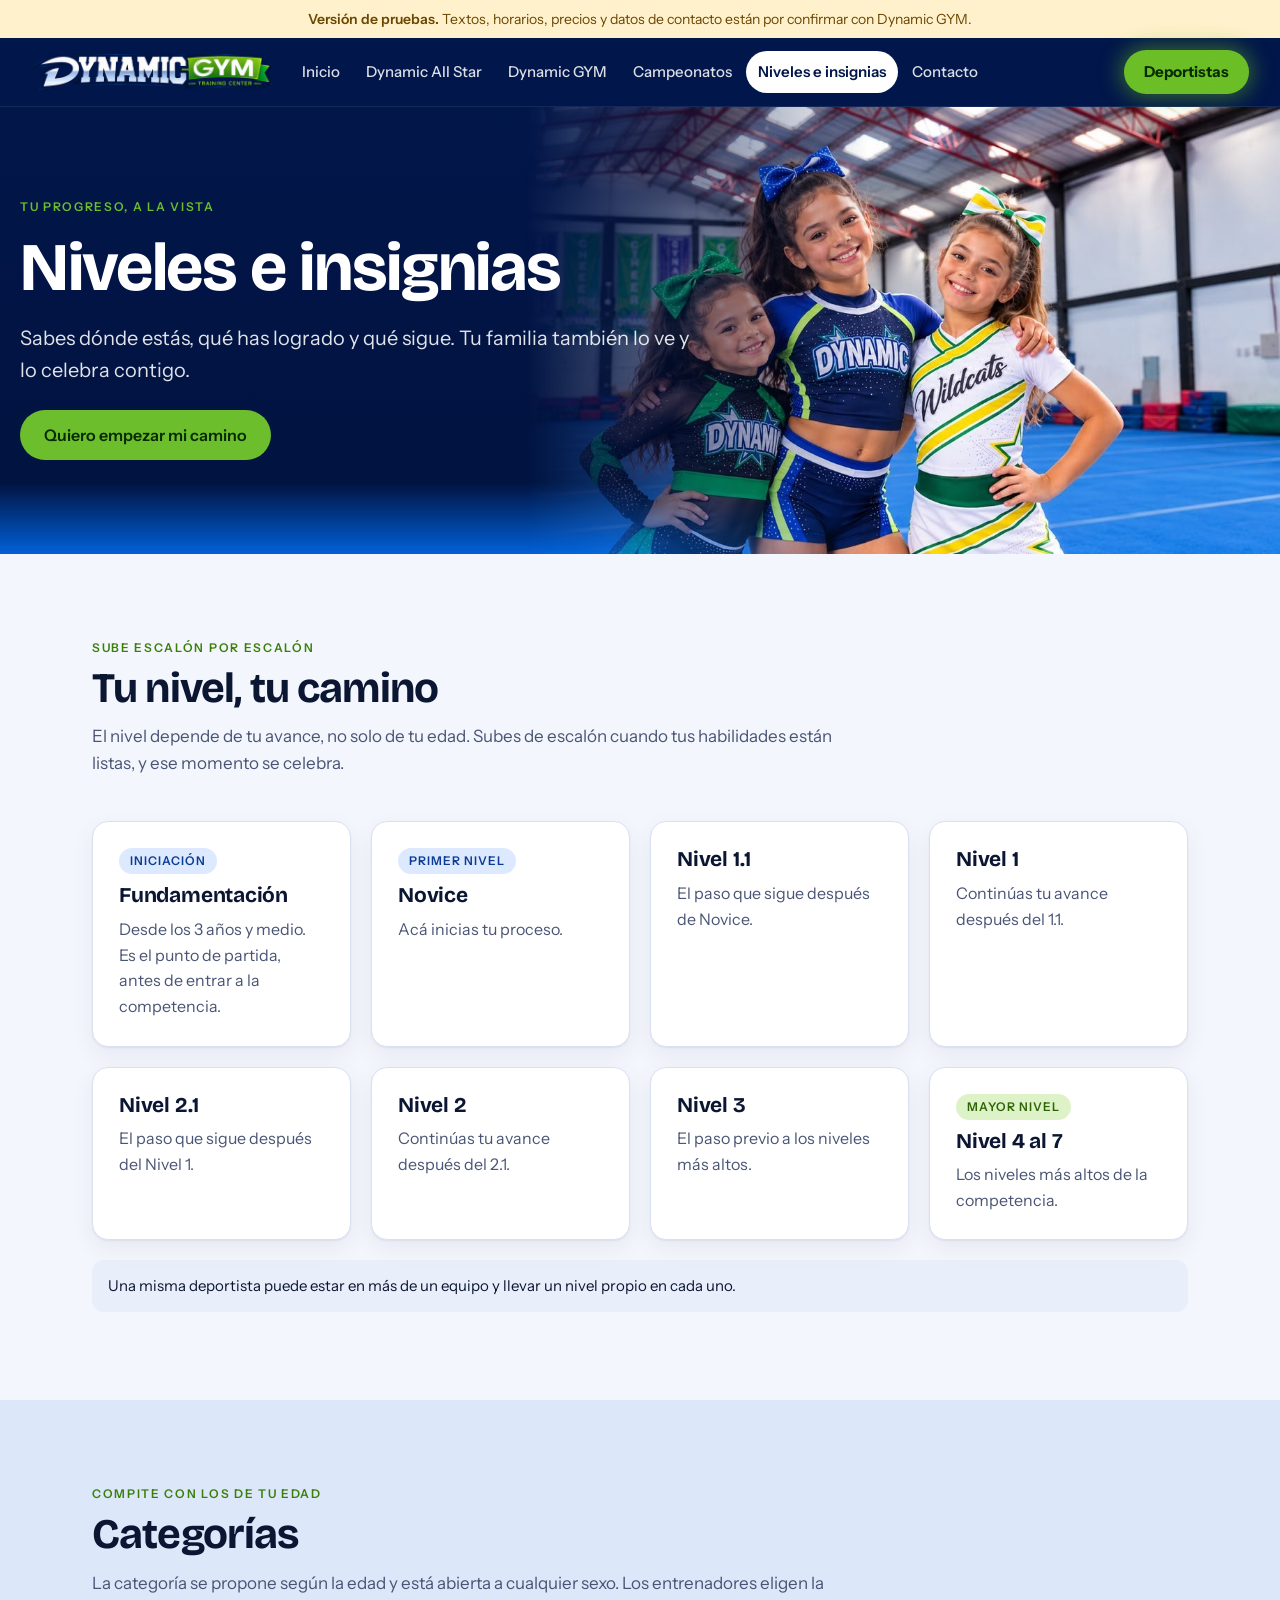
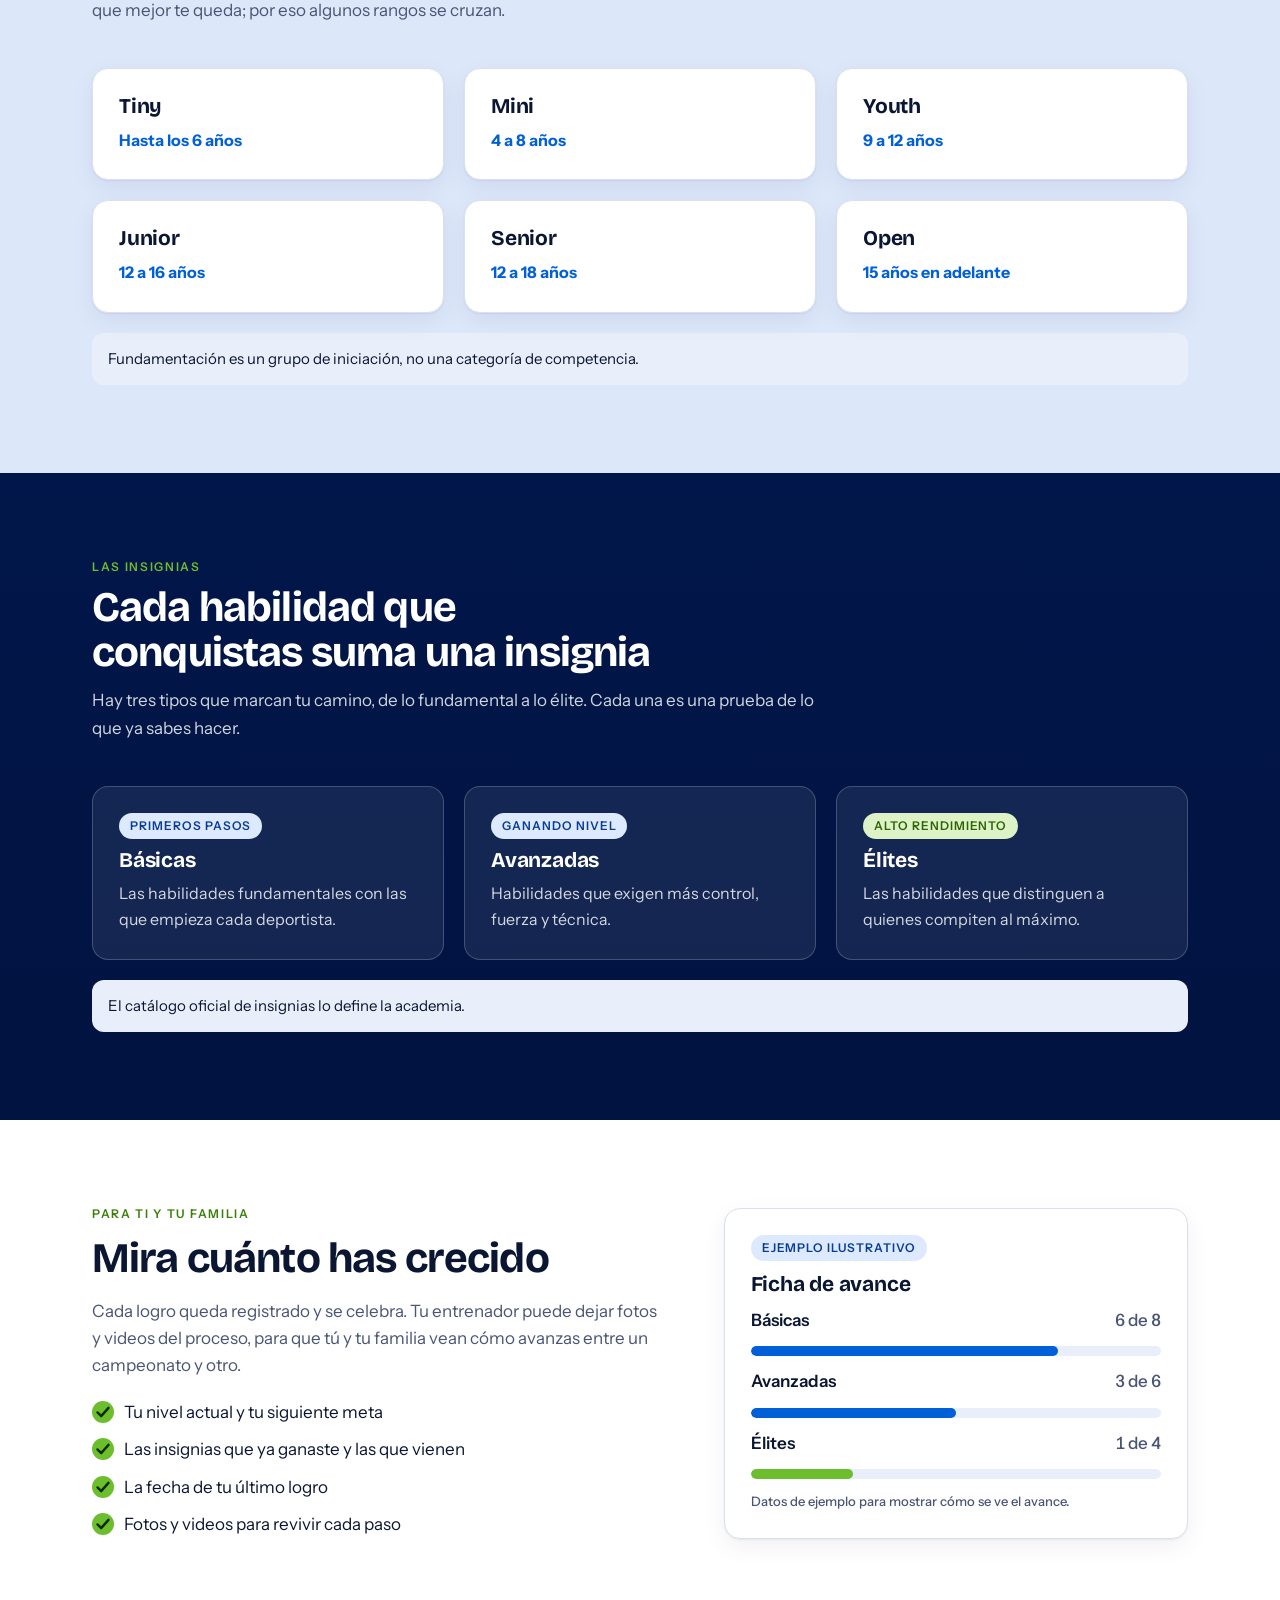
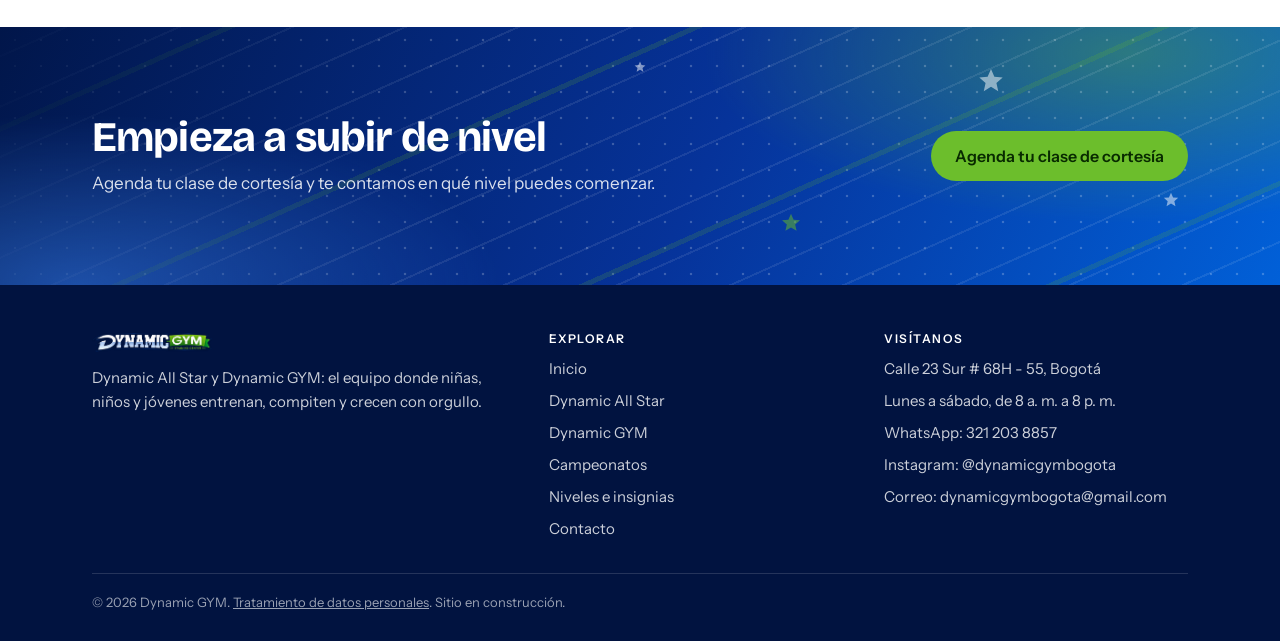
<file: pruebas/niveles-e-insignias.html>
<!doctype html>
<html lang="es"><head><meta charset="utf-8"><meta name="viewport" content="width=device-width,initial-scale=1">
<meta name="robots" content="noindex,nofollow">
<title>Niveles e insignias</title>
<meta name="description" content="Niveles de competencia, categorías por edad e insignias: cómo se mide y se celebra el avance de cada deportista.">
<link rel="preconnect" href="https://fonts.googleapis.com"><link rel="preconnect" href="https://fonts.gstatic.com" crossorigin><link rel="stylesheet" href="https://fonts.googleapis.com/css2?family=Bricolage+Grotesque:opsz,wght@12..96,600;12..96,700&family=Instrument+Sans:wght@400;500;600;700&display=swap">
<link rel="stylesheet" href="assets/site.css?v=1794700100">
<link rel="icon" href="favicon.ico" sizes="48x48"><link rel="icon" type="image/png" sizes="32x32" href="favicon-32.png"><link rel="icon" type="image/png" sizes="192x192" href="favicon-192.png"><link rel="apple-touch-icon" href="apple-touch-icon.png">
</head><body>
<div class="test"><strong>Versión de pruebas.</strong> Textos, horarios, precios y datos de contacto están por confirmar con Dynamic GYM.</div><header class="nav"><div class="wrap"><a class="brand" href="index.html" aria-label="Dynamic GYM, inicio"><img src="img/logo.png" alt="Dynamic GYM" width="262" height="41"></a><button class="menu-btn" id="menu-btn" aria-expanded="false" aria-controls="links">Menú</button><nav class="links" id="links" aria-label="Principal"><a href="index.html">Inicio</a><a href="dynamic-all-star.html">Dynamic All Star</a><a href="dynamic-gym.html">Dynamic GYM</a><a href="campeonatos.html">Campeonatos</a><a href="niveles-e-insignias.html" aria-current="page">Niveles e insignias</a><a href="contacto.html">Contacto</a><a class="cta m-only" href="deportistas.html">Deportistas</a></nav><a class="btn-dep" href="deportistas.html">Deportistas</a></div></header><main><div class="hero full" style="--ar:1.78"><img class="bg" src="img/niveles-hero.jpg" alt="" fetchpriority="high"><div class="wrap"><span class="eyebrow">Tu progreso, a la vista</span><h1>Niveles e insignias</h1><p class="lede">Sabes dónde estás, qué has logrado y qué sigue. Tu familia también lo ve y lo celebra contigo.</p><div class="actions"><a class="btn primary" href="https://wa.me/573212038857?text=Hola%2C%20quiero%20empezar%20mi%20camino%20en%20Dynamic%20All%20Star.%20%C2%BFPodemos%20agendar%20una%20clase%20de%20cortes%C3%ADa%3F" target="_blank" rel="noopener">Quiero empezar mi camino</a></div></div></div><section><div class="wrap">
<div class="head"><span class="eyebrow">Sube escalón por escalón</span><h2>Tu nivel, tu camino</h2><p>El nivel depende de tu avance, no solo de tu edad. Subes de escalón cuando tus habilidades están listas, y ese momento se celebra.</p></div>
<div class="grid g4"><div class="card lvl niv"><span class="tag e">Iniciación</span><h3>Fundamentación</h3><p>Desde los 3 años y medio. Es el punto de partida, antes de entrar a la competencia.</p></div><div class="card lvl niv"><span class="tag e">Primer nivel</span><h3>Novice</h3><p>Acá inicias tu proceso.</p></div><div class="card lvl niv"><h3>Nivel 1.1</h3><p>El paso que sigue después de Novice.</p></div><div class="card lvl niv"><h3>Nivel 1</h3><p>Continúas tu avance después del 1.1.</p></div><div class="card lvl niv"><h3>Nivel 2.1</h3><p>El paso que sigue después del Nivel 1.</p></div><div class="card lvl niv"><h3>Nivel 2</h3><p>Continúas tu avance después del 2.1.</p></div><div class="card lvl niv"><h3>Nivel 3</h3><p>El paso previo a los niveles más altos.</p></div><div class="card lvl niv"><span class="tag g">Mayor nivel</span><h3>Nivel 4 al 7</h3><p>Los niveles más altos de la competencia.</p></div></div>
<p class="note" style="margin-top:20px">Una misma deportista puede estar en más de un equipo y llevar un nivel propio en cada uno.</p>
</div></section>

<section class="tint2"><div class="wrap">
<div class="head"><span class="eyebrow">Compite con los de tu edad</span><h2>Categorías</h2><p>La categoría se propone según la edad y está abierta a cualquier sexo. Los entrenadores eligen la que mejor te queda; por eso algunos rangos se cruzan.</p></div>
<div class="grid g3"><div class="card lvl"><h3>Tiny</h3><p class="age">Hasta los 6 años</p></div><div class="card lvl"><h3>Mini</h3><p class="age">4 a 8 años</p></div><div class="card lvl"><h3>Youth</h3><p class="age">9 a 12 años</p></div><div class="card lvl"><h3>Junior</h3><p class="age">12 a 16 años</p></div><div class="card lvl"><h3>Senior</h3><p class="age">12 a 18 años</p></div><div class="card lvl"><h3>Open</h3><p class="age">15 años en adelante</p></div></div>
<p class="note" style="margin-top:20px">Fundamentación es un grupo de iniciación, no una categoría de competencia.</p>
</div></section>

<section class="dark"><div class="wrap">
<div class="head"><span class="eyebrow">Las insignias</span><h2>Cada habilidad que conquistas suma una insignia</h2><p>Hay tres tipos que marcan tu camino, de lo fundamental a lo élite. Cada una es una prueba de lo que ya sabes hacer.</p></div>
<div class="grid g3">
<div class="card lvl"><span class="tag e">Primeros pasos</span><h3>Básicas</h3><p>Las habilidades fundamentales con las que empieza cada deportista.</p></div>
<div class="card lvl"><span class="tag e">Ganando nivel</span><h3>Avanzadas</h3><p>Habilidades que exigen más control, fuerza y técnica.</p></div>
<div class="card lvl"><span class="tag g">Alto rendimiento</span><h3>Élites</h3><p>Las habilidades que distinguen a quienes compiten al máximo.</p></div>
</div>
<p class="note" style="margin-top:20px">El catálogo oficial de insignias lo define la academia.</p>
</div></section>

<section class="soft"><div class="wrap split">
<div class="copy"><span class="eyebrow">Para ti y tu familia</span><h2>Mira cuánto has crecido</h2>
<p>Cada logro queda registrado y se celebra. Tu entrenador puede dejar fotos y videos del proceso, para que tú y tu familia vean cómo avanzas entre un campeonato y otro.</p>
<ul class="ticks"><li><span>Tu nivel actual y tu siguiente meta</span></li><li><span>Las insignias que ya ganaste y las que vienen</span></li><li><span>La fecha de tu último logro</span></li><li><span>Fotos y videos para revivir cada paso</span></li></ul></div>
<div class="card lvl ficha" aria-label="Ejemplo ilustrativo de ficha de avance"><span class="tag e">Ejemplo ilustrativo</span><h3>Ficha de avance</h3>
<div class="row"><span>Básicas</span><span>6 de 8</span></div><div class="bar"><i style="width:75%"></i></div>
<div class="row"><span>Avanzadas</span><span>3 de 6</span></div><div class="bar"><i style="width:50%"></i></div>
<div class="row"><span>Élites</span><span>1 de 4</span></div><div class="bar v"><i style="width:25%"></i></div>
<p class="age">Datos de ejemplo para mostrar cómo se ve el avance.</p></div>
</div></section>
<section class="band"><div class="wrap"><div><h2>Empieza a subir de nivel</h2><p>Agenda tu clase de cortesía y te contamos en qué nivel puedes comenzar.</p></div><a class="btn primary" href="https://wa.me/573212038857?text=Hola%2C%20quiero%20agendar%20una%20clase%20de%20cortes%C3%ADa%20en%20Dynamic%20All%20Star." target="_blank" rel="noopener">Agenda tu clase de cortesía</a></div></section></main><footer><div class="wrap"><div class="cols"><div><img src="img/logo.png" alt="Dynamic GYM" width="200" height="31"><p>Dynamic All Star y Dynamic GYM: el equipo donde niñas, niños y jóvenes entrenan, compiten y crecen con orgullo.</p></div><div><h4>Explorar</h4><ul><li><a href="index.html">Inicio</a></li><li><a href="dynamic-all-star.html">Dynamic All Star</a></li><li><a href="dynamic-gym.html">Dynamic GYM</a></li><li><a href="campeonatos.html">Campeonatos</a></li><li><a href="niveles-e-insignias.html">Niveles e insignias</a></li><li><a href="contacto.html">Contacto</a></li></ul></div><div><h4>Visítanos</h4><ul><li>Calle 23 Sur # 68H - 55, Bogotá</li><li>Lunes a sábado, de 8 a. m. a 8 p. m.</li><li>WhatsApp: <a href="https://wa.me/573212038857" target="_blank" rel="noopener">321 203 8857</a></li><li>Instagram: <a href="https://www.instagram.com/dynamicgymbogota/" target="_blank" rel="noopener">@dynamicgymbogota</a></li><li>Correo: <a href="mailto:dynamicgymbogota@gmail.com">dynamicgymbogota@gmail.com</a></li></ul></div></div><p class="copy">© 2026 Dynamic GYM. <a href="politica-de-datos.html">Tratamiento de datos personales</a>. Sitio en construcción.</p></div></footer><script src="assets/site.js?v=1793311849"></script>
</body></html>
</file>
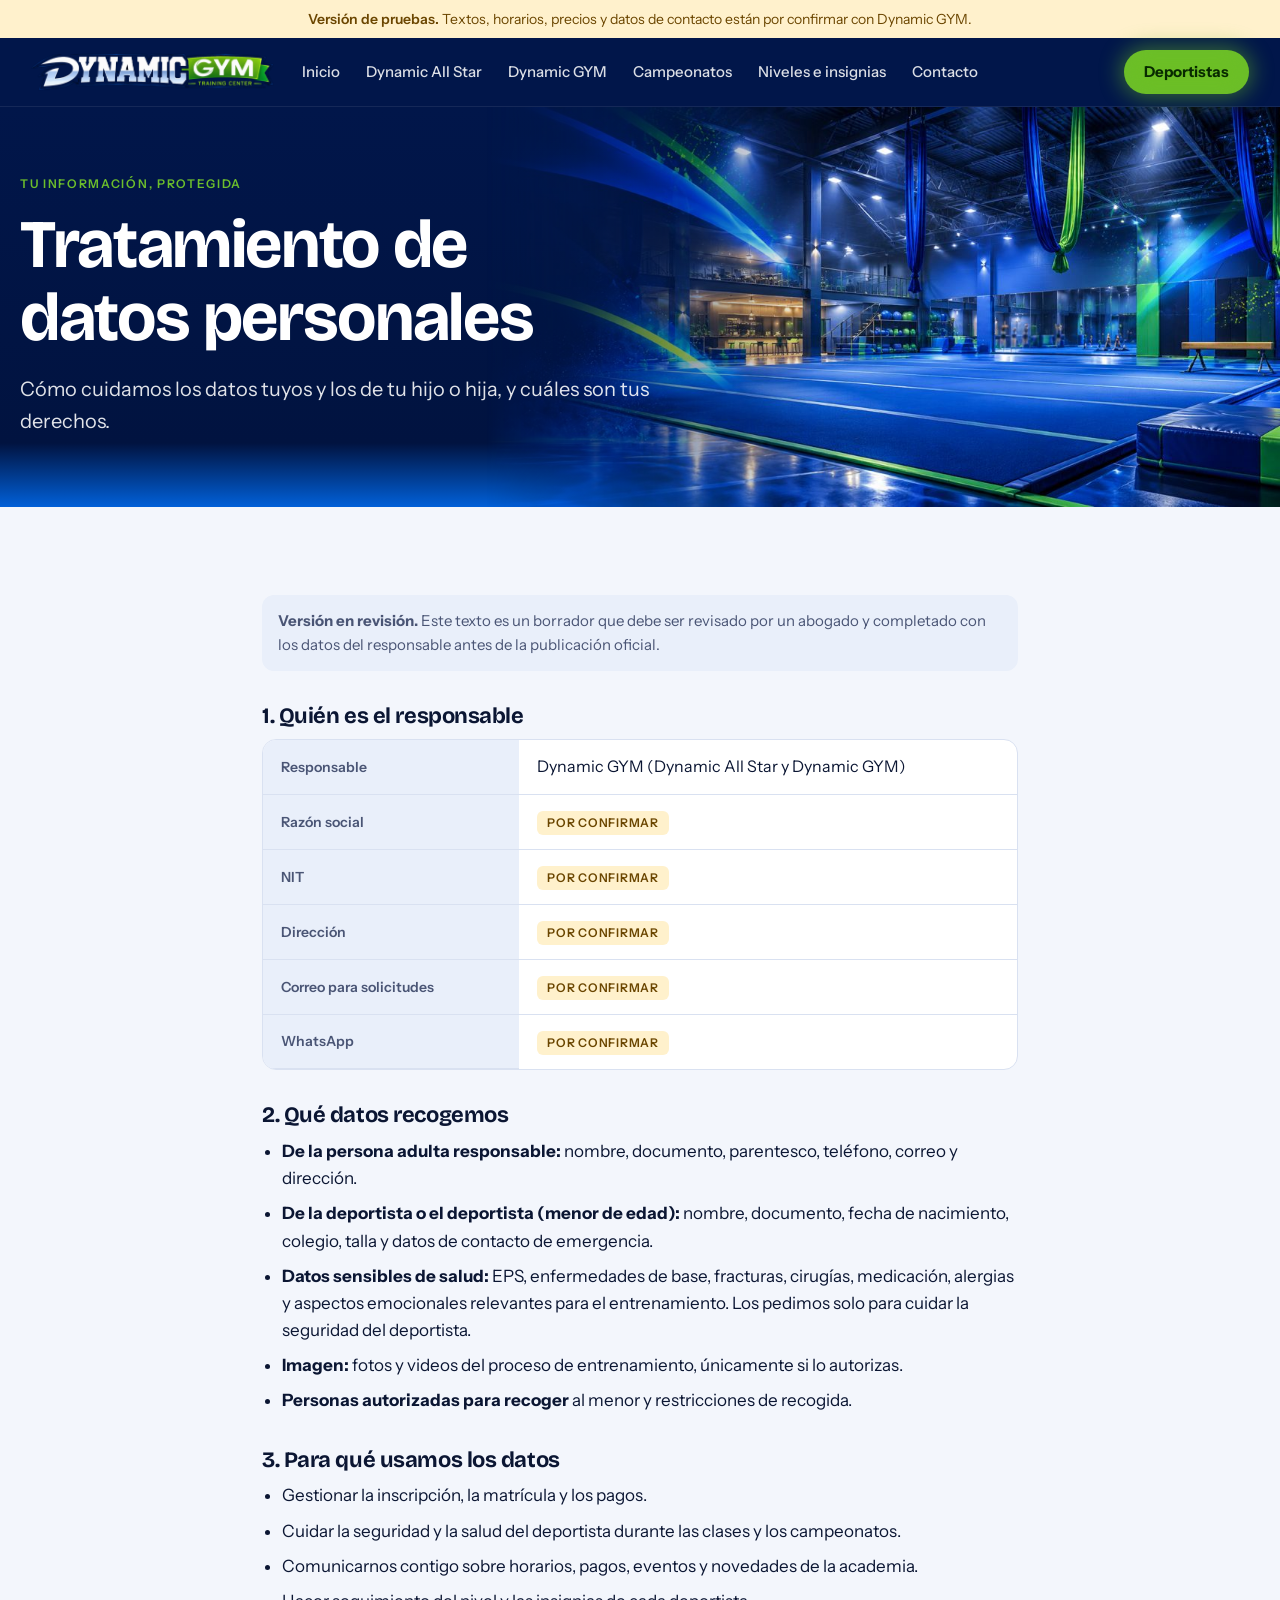
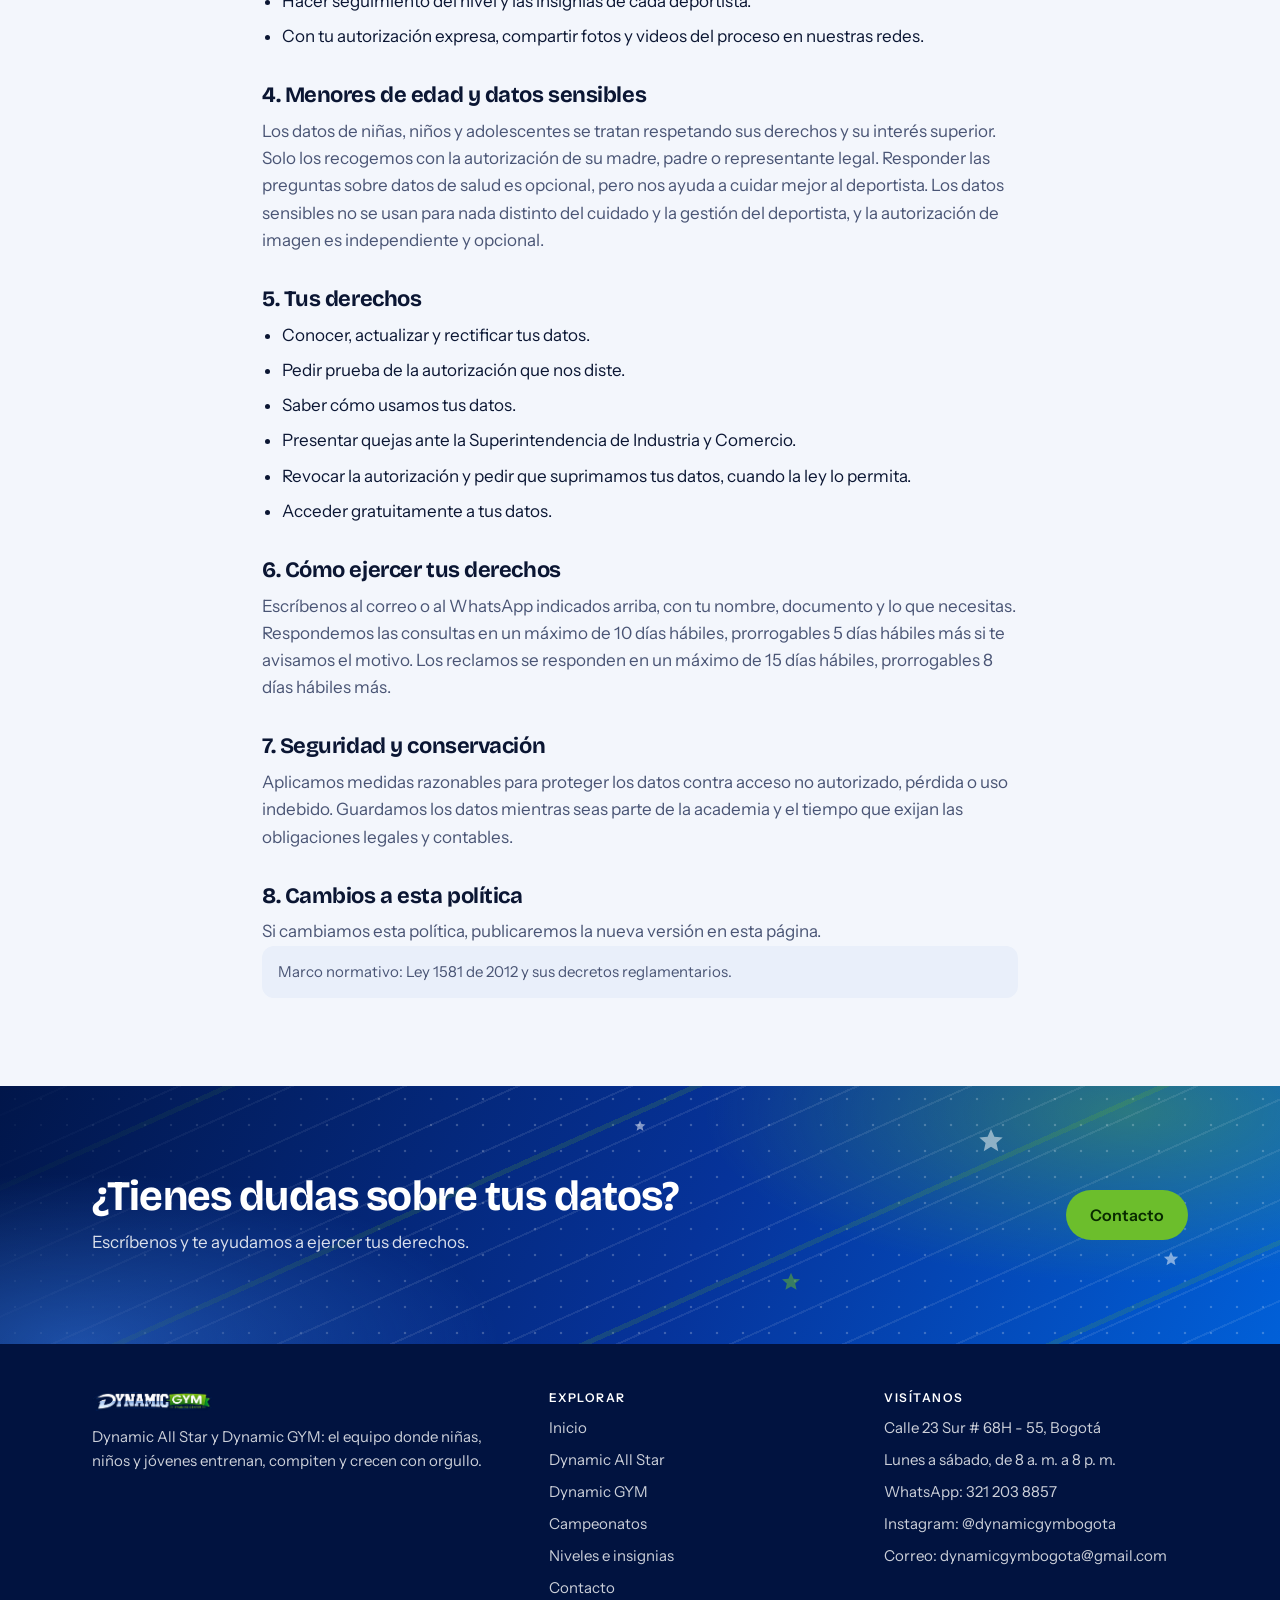
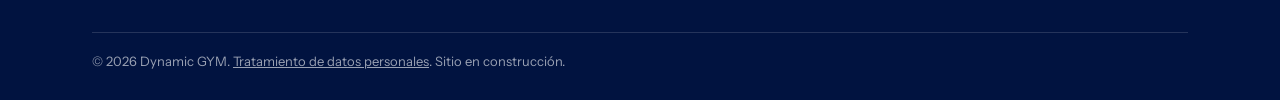
<file: pruebas/politica-de-datos.html>
<!doctype html>
<html lang="es"><head><meta charset="utf-8"><meta name="viewport" content="width=device-width,initial-scale=1">
<meta name="robots" content="noindex,nofollow">
<title>Tratamiento de datos personales</title>
<meta name="description" content="Política de tratamiento de datos personales de Dynamic GYM (Ley 1581 de 2012).">
<link rel="preconnect" href="https://fonts.googleapis.com"><link rel="preconnect" href="https://fonts.gstatic.com" crossorigin><link rel="stylesheet" href="https://fonts.googleapis.com/css2?family=Bricolage+Grotesque:opsz,wght@12..96,600;12..96,700&family=Instrument+Sans:wght@400;500;600;700&display=swap">
<link rel="stylesheet" href="assets/site.css?v=1793500800">
<link rel="icon" href="favicon.ico" sizes="48x48"><link rel="icon" type="image/png" sizes="32x32" href="favicon-32.png"><link rel="icon" type="image/png" sizes="192x192" href="favicon-192.png"><link rel="apple-touch-icon" href="apple-touch-icon.png">
</head><body>
<div class="test"><strong>Versión de pruebas.</strong> Textos, horarios, precios y datos de contacto están por confirmar con Dynamic GYM.</div><header class="nav"><div class="wrap"><a class="brand" href="index.html" aria-label="Dynamic GYM, inicio"><img src="img/logo.png" alt="Dynamic GYM" width="262" height="41"></a><button class="menu-btn" id="menu-btn" aria-expanded="false" aria-controls="links">Menú</button><nav class="links" id="links" aria-label="Principal"><a href="index.html">Inicio</a><a href="dynamic-all-star.html">Dynamic All Star</a><a href="dynamic-gym.html">Dynamic GYM</a><a href="campeonatos.html">Campeonatos</a><a href="niveles-e-insignias.html">Niveles e insignias</a><a href="contacto.html">Contacto</a><a class="cta m-only" href="deportistas.html">Deportistas</a></nav><a class="btn-dep" href="deportistas.html">Deportistas</a></div></header><main><div class="hero" style="--ar:3"><img class="bg" src="img/gym.jpg" alt="" fetchpriority="high"><div class="wrap"><span class="eyebrow">Tu información, protegida</span><h1>Tratamiento de datos personales</h1><p class="lede">Cómo cuidamos los datos tuyos y los de tu hijo o hija, y cuáles son tus derechos.</p></div></div><section><div class="wrap legal">
<p class="note"><b>Versión en revisión.</b> Este texto es un borrador que debe ser revisado por un abogado y completado con los datos del responsable antes de la publicación oficial.</p>
<h2>1. Quién es el responsable</h2>
<div class="tw"><table class="table"><tbody>
<tr><th scope="row">Responsable</th><td>Dynamic GYM (Dynamic All Star y Dynamic GYM)</td></tr>
<tr><th scope="row">Razón social</th><td><span class="tbc">Por confirmar</span></td></tr>
<tr><th scope="row">NIT</th><td><span class="tbc">Por confirmar</span></td></tr>
<tr><th scope="row">Dirección</th><td><span class="tbc">Por confirmar</span></td></tr>
<tr><th scope="row">Correo para solicitudes</th><td><span class="tbc">Por confirmar</span></td></tr>
<tr><th scope="row">WhatsApp</th><td><span class="tbc">Por confirmar</span></td></tr>
</tbody></table></div>

<h2>2. Qué datos recogemos</h2>
<ul>
<li><b>De la persona adulta responsable:</b> nombre, documento, parentesco, teléfono, correo y dirección.</li>
<li><b>De la deportista o el deportista (menor de edad):</b> nombre, documento, fecha de nacimiento, colegio, talla y datos de contacto de emergencia.</li>
<li><b>Datos sensibles de salud:</b> EPS, enfermedades de base, fracturas, cirugías, medicación, alergias y aspectos emocionales relevantes para el entrenamiento. Los pedimos solo para cuidar la seguridad del deportista.</li>
<li><b>Imagen:</b> fotos y videos del proceso de entrenamiento, únicamente si lo autorizas.</li>
<li><b>Personas autorizadas para recoger</b> al menor y restricciones de recogida.</li>
</ul>

<h2>3. Para qué usamos los datos</h2>
<ul>
<li>Gestionar la inscripción, la matrícula y los pagos.</li>
<li>Cuidar la seguridad y la salud del deportista durante las clases y los campeonatos.</li>
<li>Comunicarnos contigo sobre horarios, pagos, eventos y novedades de la academia.</li>
<li>Hacer seguimiento del nivel y las insignias de cada deportista.</li>
<li>Con tu autorización expresa, compartir fotos y videos del proceso en nuestras redes.</li>
</ul>

<h2>4. Menores de edad y datos sensibles</h2>
<p>Los datos de niñas, niños y adolescentes se tratan respetando sus derechos y su interés superior. Solo los recogemos con la autorización de su madre, padre o representante legal. Responder las preguntas sobre datos de salud es opcional, pero nos ayuda a cuidar mejor al deportista. Los datos sensibles no se usan para nada distinto del cuidado y la gestión del deportista, y la autorización de imagen es independiente y opcional.</p>

<h2>5. Tus derechos</h2>
<ul>
<li>Conocer, actualizar y rectificar tus datos.</li>
<li>Pedir prueba de la autorización que nos diste.</li>
<li>Saber cómo usamos tus datos.</li>
<li>Presentar quejas ante la Superintendencia de Industria y Comercio.</li>
<li>Revocar la autorización y pedir que suprimamos tus datos, cuando la ley lo permita.</li>
<li>Acceder gratuitamente a tus datos.</li>
</ul>

<h2>6. Cómo ejercer tus derechos</h2>
<p>Escríbenos al correo o al WhatsApp indicados arriba, con tu nombre, documento y lo que necesitas. Respondemos las consultas en un máximo de 10 días hábiles, prorrogables 5 días hábiles más si te avisamos el motivo. Los reclamos se responden en un máximo de 15 días hábiles, prorrogables 8 días hábiles más.</p>

<h2>7. Seguridad y conservación</h2>
<p>Aplicamos medidas razonables para proteger los datos contra acceso no autorizado, pérdida o uso indebido. Guardamos los datos mientras seas parte de la academia y el tiempo que exijan las obligaciones legales y contables.</p>

<h2>8. Cambios a esta política</h2>
<p>Si cambiamos esta política, publicaremos la nueva versión en esta página.</p>
<p class="note">Marco normativo: Ley 1581 de 2012 y sus decretos reglamentarios.</p>
</div></section>
<section class="band"><div class="wrap"><div><h2>¿Tienes dudas sobre tus datos?</h2><p>Escríbenos y te ayudamos a ejercer tus derechos.</p></div><a class="btn primary" href="contacto.html">Contacto</a></div></section></main><footer><div class="wrap"><div class="cols"><div><img src="img/logo.png" alt="Dynamic GYM" width="200" height="31"><p>Dynamic All Star y Dynamic GYM: el equipo donde niñas, niños y jóvenes entrenan, compiten y crecen con orgullo.</p></div><div><h4>Explorar</h4><ul><li><a href="index.html">Inicio</a></li><li><a href="dynamic-all-star.html">Dynamic All Star</a></li><li><a href="dynamic-gym.html">Dynamic GYM</a></li><li><a href="campeonatos.html">Campeonatos</a></li><li><a href="niveles-e-insignias.html">Niveles e insignias</a></li><li><a href="contacto.html">Contacto</a></li></ul></div><div><h4>Visítanos</h4><ul><li>Calle 23 Sur # 68H - 55, Bogotá</li><li>Lunes a sábado, de 8 a. m. a 8 p. m.</li><li>WhatsApp: <a href="https://wa.me/573212038857" target="_blank" rel="noopener">321 203 8857</a></li><li>Instagram: <a href="https://www.instagram.com/dynamicgymbogota/" target="_blank" rel="noopener">@dynamicgymbogota</a></li><li>Correo: <a href="mailto:dynamicgymbogota@gmail.com">dynamicgymbogota@gmail.com</a></li></ul></div></div><p class="copy">© 2026 Dynamic GYM. <a href="politica-de-datos.html">Tratamiento de datos personales</a>. Sitio en construcción.</p></div></footer><script src="assets/site.js?v=1793311849"></script>
</body></html>
</file>
<file: pruebas/assets/site.css>
/* Dynamic GYM · sitio web. Concepto: franja de navegación azul marino fija, banners de portada con la foto a la derecha
   y desvanecido a la izquierda (igual que el panel), secciones claras con tarjetas solo donde hay objetos. */
:root{
  --bg:#F3F6FC; --surface:#FFFFFF; --surface-2:#E9EFFA; --ink:#0B1633; --muted:#4A5575; --line:#D9E1F1;
  --navy:#01164A; --deep:#011340; --blue:#0160D8; --blue-text:#0A4FB8; --green:#6CBE2C; --green-text:#3A7F08; --on-dark:#FFFFFF;
  --f-display:"Bricolage Grotesque","Trebuchet MS",system-ui,sans-serif;
  --f-body:"Instrument Sans",system-ui,-apple-system,"Segoe UI",Roboto,sans-serif;
  --shadow:0 1px 2px rgba(1,22,74,.06),0 8px 24px rgba(1,22,74,.06);
}
@media (prefers-color-scheme:dark){:root:not([data-theme="light"]){
  --bg:#010E2B; --surface:#06194A; --surface-2:#0A2260; --ink:#EAF0FF; --muted:#A9B6D8; --line:#16358A;
  --blue-text:#7DB2FF; --green-text:#8BD94A; --shadow:none; color-scheme:dark}}
:root[data-theme="dark"]{
  --bg:#010E2B; --surface:#06194A; --surface-2:#0A2260; --ink:#EAF0FF; --muted:#A9B6D8; --line:#16358A;
  --blue-text:#7DB2FF; --green-text:#8BD94A; --shadow:none; color-scheme:dark}

*{box-sizing:border-box}
html{scroll-behavior:smooth}
body{margin:0;background:var(--bg);color:var(--ink);font:400 17px/1.6 var(--f-body);-webkit-font-smoothing:antialiased}
img{max-width:100%;height:auto;display:block}
a{color:inherit}
h1,h2,h3{font-family:var(--f-display);line-height:1.08;letter-spacing:-.02em;text-wrap:balance;margin:0}
h2{font-size:clamp(28px,4vw,42px)}
h3{font-size:21px;letter-spacing:-.01em}
p{margin:0}
:focus-visible{outline:3px solid var(--green);outline-offset:3px;border-radius:4px}
.wrap{max-width:1160px;margin-inline:auto;padding-inline:clamp(16px,4vw,32px)}
.eyebrow{font:600 12px/1 var(--f-body);letter-spacing:.14em;text-transform:uppercase;color:var(--green-text)}
.hero .eyebrow,.band .eyebrow{color:var(--green)}

/* aviso de pruebas */
.test{background:#FFF1CC;color:#6B4600;font-size:14px;text-align:center;padding:8px 16px}
.test strong{font-weight:600}

/* navegación */
.nav{background:var(--navy);color:var(--on-dark);position:sticky;top:env(safe-area-inset-top,0px);z-index:20;border-bottom:1px solid rgba(255,255,255,.08)}
.nav .wrap{display:flex;align-items:center;gap:24px;min-height:68px}
.brand img{width:262px;height:auto}
@media (max-width:700px){.brand img{width:190px}}
.links{display:flex;gap:2px;margin-left:auto;align-items:center}
.links a{text-decoration:none;font-size:15px;font-weight:500;padding:9px 12px;border-radius:999px;color:rgba(255,255,255,.86);white-space:nowrap}
.links a:hover{background:rgba(255,255,255,.1);color:#fff}
.links a[aria-current="page"]{background:#fff;color:var(--navy);font-weight:600}
.links a.cta{background:var(--green);color:#082A00;font-weight:700;margin-left:6px}
.menu-btn{display:none;margin-left:auto;background:transparent;border:1px solid rgba(255,255,255,.35);color:#fff;border-radius:10px;padding:9px 14px;font:600 14px var(--f-body);cursor:pointer}

/* portada de página */
.hero{position:relative;overflow:hidden;background:linear-gradient(180deg,#01164A 0%,#011340 84%,#0160D8 100%);color:#fff;isolation:isolate}
.hero>img.bg{position:absolute;z-index:-1;top:0;bottom:0;right:0;height:100%;width:62%;max-width:none;object-fit:cover;object-position:right top;-webkit-mask-image:linear-gradient(90deg,transparent 0,#000 42%);mask-image:linear-gradient(90deg,transparent 0,#000 42%)}
.hero .wrap{display:flex;flex-direction:column;justify-content:center;gap:18px;min-height:clamp(300px,32vw,400px);padding-block:56px}
.hero.big .wrap{min-height:clamp(420px,42vw,540px)}
.hero.full .wrap{min-height:calc(62vw/1.778)}
.hero .wrap{max-width:none;margin-inline:0;padding-left:max(20px,calc((100vw - 1160px)/2 - 70px))}
.hero h1{font-size:clamp(38px,6vw,68px);max-width:11em}
.hero .lede{font-size:clamp(17px,2vw,20px);max-width:34em;color:rgba(255,255,255,.88)}
.actions{display:flex;gap:12px;flex-wrap:wrap;margin-top:6px}
.btn{display:inline-flex;align-items:center;gap:8px;text-decoration:none;font:600 16px var(--f-body);padding:13px 22px;border-radius:999px;border:2px solid transparent;cursor:pointer}
.btn.primary{background:var(--green);color:#082A00}
.btn.primary:hover{background:#7FD13C}
.btn.ghost{border-color:rgba(255,255,255,.5);color:#fff;background:rgba(1,19,64,.35)}
.btn.ghost:hover{background:rgba(255,255,255,.14)}
.btn.line{border-color:var(--blue-text);color:var(--blue-text)}
.btn.line:hover{background:var(--surface-2)}

/* secciones */
section{padding-block:clamp(48px,7vw,88px)}
.head{display:flex;flex-direction:column;gap:12px;max-width:44em;margin-bottom:clamp(28px,4vw,44px)}
.head p{color:var(--muted)}
.alt{background:var(--surface-2)}
.grid{display:grid;gap:20px}
.g2{grid-template-columns:repeat(auto-fit,minmax(min(100%,340px),1fr))}
.g3{grid-template-columns:repeat(auto-fit,minmax(min(100%,260px),1fr))}
.g4{grid-template-columns:repeat(auto-fit,minmax(min(100%,220px),1fr))}
.card{background:var(--surface);border:1px solid var(--line);border-radius:16px;padding:26px;display:flex;flex-direction:column;gap:12px;min-width:0;box-shadow:var(--shadow)}
.card p{color:var(--muted);font-size:16px}
a.card{text-decoration:none;transition:transform .15s,border-color .15s}
a.card:hover{transform:translateY(-3px);border-color:var(--blue-text)}
.card .more{margin-top:auto;font-weight:600;color:var(--blue-text);padding-top:6px}
.tag{align-self:flex-start;font:600 12px/1 var(--f-body);letter-spacing:.08em;text-transform:uppercase;padding:7px 11px;border-radius:999px}
.tag.e{background:#DCE9FF;color:#0A3C94}.tag.g{background:#DDF3C7;color:#2D6406}
@media (prefers-color-scheme:dark){:root:not([data-theme="light"]) .tag.e{background:#0A2E7A;color:#BBD5FF}:root:not([data-theme="light"]) .tag.g{background:#17400A;color:#B8EC8A}}
:root[data-theme="dark"] .tag.e{background:#0A2E7A;color:#BBD5FF}:root[data-theme="dark"] .tag.g{background:#17400A;color:#B8EC8A}
.unit{border-top:6px solid var(--blue)}.unit.g{border-top-color:var(--green)}

.split{display:grid;grid-template-columns:1.1fr .9fr;gap:clamp(24px,5vw,64px);align-items:center}
.split.rev{grid-template-columns:.9fr 1.1fr}
.split.rev .media{order:-1}
.split .copy{display:flex;flex-direction:column;gap:16px;min-width:0}
.split .copy p{color:var(--muted)}
.media{border-radius:20px;overflow:hidden;border:1px solid var(--line);background:var(--navy)}
.media img{width:100%;aspect-ratio:4/3;object-fit:cover}
.media.tall img{aspect-ratio:4/5;object-position:center 22%}
.ticks{list-style:none;padding:0;margin:4px 0 0;display:flex;flex-direction:column;gap:10px}
.ticks li{display:grid;grid-template-columns:22px 1fr;gap:10px;color:var(--ink)}
.ticks li::before{content:"";width:22px;height:22px;border-radius:50%;background:var(--green) url("data:image/svg+xml,%3Csvg xmlns='http://www.w3.org/2000/svg' viewBox='0 0 24 24'%3E%3Cpath d='M6 12.5l4 4 8-9' fill='none' stroke='%23082A00' stroke-width='2.6' stroke-linecap='round' stroke-linejoin='round'/%3E%3C/svg%3E") center/100%;margin-top:2px}

/* planes y niveles */
.plan{align-items:flex-start}
.plan .n{font:700 56px/1 var(--f-display);color:var(--blue-text);letter-spacing:-.04em}
.plan .u{font-size:14px;color:var(--muted);margin-top:-8px}
.tbc{display:inline-block;font:600 12px/1 var(--f-body);letter-spacing:.06em;text-transform:uppercase;padding:6px 10px;border-radius:6px;background:#FFF1CC;color:#6B4600}
.bar{height:10px;border-radius:999px;background:var(--surface-2);overflow:hidden}
.bar i{display:block;height:100%;background:var(--blue);border-radius:999px}
.bar.v i{background:var(--green)}
.lvl{display:flex;flex-direction:column;gap:10px}
.lvl .row{display:flex;justify-content:space-between;gap:12px;font-weight:600}
.lvl .row span:last-child{color:var(--muted);font-weight:500;font-variant-numeric:tabular-nums}

.table{width:100%;border-collapse:collapse;font-size:16px}
.tw{overflow-x:auto;border:1px solid var(--line);border-radius:14px;background:var(--surface)}
.table th,.table td{text-align:left;padding:14px 18px;border-bottom:1px solid var(--line)}
.table th{font:600 12px/1 var(--f-body);letter-spacing:.1em;text-transform:uppercase;color:var(--muted);background:var(--surface-2)}
.table tr:last-child td{border-bottom:0}

/* banda de cierre */
.band{background:linear-gradient(115deg,#01164A,#0160D8);color:#fff;text-align:left}
.band .wrap{display:flex;gap:24px;align-items:center;justify-content:space-between;flex-wrap:wrap}
.band h2{max-width:16em}
.band p{color:rgba(255,255,255,.85);margin-top:10px;max-width:34em}

/* formulario */
form{display:grid;gap:16px}
label{display:flex;flex-direction:column;gap:6px;font-weight:600;font-size:15px}
input,select,textarea{font:400 16px var(--f-body);padding:13px 14px;border-radius:10px;border:1px solid var(--line);background:var(--surface);color:var(--ink);width:100%}
textarea{min-height:120px;resize:vertical}
.note{padding:14px 16px;border-radius:12px;background:var(--surface-2);color:var(--ink);font-size:15px}
.contact-list{display:grid;gap:14px;list-style:none;padding:0;margin:0}
.contact-list li{display:grid;gap:2px}
.contact-list b{font:600 12px/1 var(--f-body);letter-spacing:.1em;text-transform:uppercase;color:var(--muted)}

/* pie */
footer{background:var(--deep);color:rgba(255,255,255,.8);padding-block:48px 28px;font-size:15px}
footer .cols{display:grid;grid-template-columns:1.4fr 1fr 1fr;gap:32px}
footer img{width:120px;margin-bottom:14px}
footer h4{margin:0 0 12px;font:600 12px/1 var(--f-body);letter-spacing:.12em;text-transform:uppercase;color:#fff}
footer ul{list-style:none;margin:0;padding:0;display:grid;gap:8px}
footer a{text-decoration:none}footer a:hover{color:#fff;text-decoration:underline}
footer .copy{margin-top:32px;padding-top:18px;border-top:1px solid rgba(255,255,255,.14);font-size:13px;color:rgba(255,255,255,.6)}

@media (max-width:900px){
  .menu-btn{display:block}
  .links{display:none;position:absolute;left:0;right:0;top:100%;background:var(--navy);flex-direction:column;align-items:stretch;padding:10px 16px 18px;margin:0;border-bottom:1px solid rgba(255,255,255,.12)}
  .links.open{display:flex}
  .links a{padding:14px 12px;font-size:17px}
  .links a.cta{margin:8px 0 0;text-align:center}
  .split,.split.rev{grid-template-columns:1fr}
  .split.rev .media{order:0}
  footer .cols{grid-template-columns:1fr 1fr}footer .cols>div:first-child{grid-column:1/-1}
}
@media (max-width:700px){
  body{font-size:16px}
  .hero>img.bg{top:auto;height:230px;object-fit:cover;object-position:right top;width:112%;max-width:none;right:-6%;-webkit-mask-image:linear-gradient(180deg,transparent 0,#000 26%);mask-image:linear-gradient(180deg,transparent 0,#000 26%)}
  .hero .wrap{min-height:0;justify-content:flex-start;padding-block:36px 256px}
  .hero.big .wrap,.hero.full .wrap{min-height:0}
  .hero.full>img.bg{height:246px}
  .hero.full .wrap{padding-bottom:272px}
  .hero .wrap{padding-left:clamp(16px,4vw,32px)}
  .actions .btn{flex:1 1 auto;justify-content:center}
  .band .wrap{flex-direction:column;align-items:flex-start}
}
@media (prefers-reduced-motion:reduce){html{scroll-behavior:auto}a.card{transition:none}}


.hero.big .lede{max-width:25em}
.hero.big>img.bg{right:-6%;width:auto;aspect-ratio:2288/1086;-webkit-mask-image:linear-gradient(90deg,transparent 0,#000 38%);mask-image:linear-gradient(90deg,transparent 0,#000 38%);object-fit:cover;object-position:center}
.confetti{position:absolute;top:0;bottom:0;right:-6%;aspect-ratio:2288/1086;pointer-events:none;z-index:0;overflow:hidden;-webkit-mask-image:linear-gradient(90deg,transparent 0,#000 38%);mask-image:linear-gradient(90deg,transparent 0,#000 38%)}
.confetti i{position:absolute;top:-30px;display:block;opacity:0;will-change:transform,filter;background:linear-gradient(115deg,#8a5a00 0%,#f6d365 28%,#fff6c8 50%,#e0a82e 72%,#7a4e00 100%);box-shadow:0 0 6px rgba(255,214,102,.55);animation:cf-fall linear infinite,cf-glint ease-in-out infinite}
@keyframes cf-fall{0%{transform:translate3d(0,0,0) rotate(0) rotateX(0);opacity:0}6%{opacity:1}92%{opacity:1}100%{transform:translate3d(var(--dx),var(--dy),0) rotate(var(--rot)) rotateX(900deg);opacity:0}}
@keyframes cf-glint{0%,100%{filter:brightness(.8)}45%{filter:brightness(1.9) saturate(1.2)}55%{filter:brightness(.7)}}
@media (prefers-reduced-motion:reduce){.confetti{display:none}}
@media (max-width:700px){.hero.big>img.bg{width:135%;right:-17.5%;aspect-ratio:2288/1086;height:auto;top:auto;object-fit:cover;-webkit-mask-image:linear-gradient(180deg,transparent 0,#000 20%);mask-image:linear-gradient(180deg,transparent 0,#000 20%)}.hero.big .wrap{padding-bottom:268px}.confetti{top:auto;bottom:0;width:135%;right:-17.5%;height:auto;aspect-ratio:2288/1086;-webkit-mask-image:none;mask-image:none}}

/* portada panorámica 8/3 */
.hero.big>img.bg,.hero.big .confetti{right:-14%;width:auto;aspect-ratio:8/3;object-fit:cover;object-position:center}
.hero.big>img.bg{-webkit-mask-image:linear-gradient(90deg,transparent 0,transparent 4%,#000 34%);mask-image:linear-gradient(90deg,transparent 0,transparent 4%,#000 34%)}
.hero.big .confetti{-webkit-mask-image:linear-gradient(90deg,transparent 0,transparent 4%,#000 34%);mask-image:linear-gradient(90deg,transparent 0,transparent 4%,#000 34%)}
@media (max-width:700px){
 .hero.big>img.bg,.hero.big .confetti{top:auto;bottom:0;height:250px;width:667px;aspect-ratio:auto;right:auto;left:50%;margin-left:-333px;-webkit-mask-image:linear-gradient(180deg,transparent 0,#000 20%);mask-image:linear-gradient(180deg,transparent 0,#000 20%)}
 .hero.big .confetti{-webkit-mask-image:none;mask-image:none;overflow:hidden}
 .hero.big .wrap{padding-bottom:274px}
}
@media (min-width:701px){
 .hero.big>img.bg,.hero.big .confetti{top:auto;bottom:0;height:auto;width:100%;right:-8%;aspect-ratio:8/3}
 .hero.big>img.bg,.hero.big .confetti{-webkit-mask-image:linear-gradient(90deg,transparent 0,transparent 3%,#000 36%),linear-gradient(180deg,transparent 0,#000 5%);-webkit-mask-composite:source-in;mask-image:linear-gradient(90deg,transparent 0,transparent 3%,#000 36%),linear-gradient(180deg,transparent 0,#000 5%);mask-composite:intersect}
}
@media (min-width:701px){
 .hero.big>img.bg,.hero.big .confetti{right:0;-webkit-mask-image:linear-gradient(90deg,transparent 0,#000 26%),linear-gradient(180deg,transparent 0,#000 5%);mask-image:linear-gradient(90deg,transparent 0,#000 26%),linear-gradient(180deg,transparent 0,#000 5%)}
}
@media (max-width:700px){
 .hero.big>img.bg,.hero.big .confetti{margin-left:-470px}
}
.hero.big h1,.hero.big .lede,.hero.big .eyebrow{text-shadow:0 2px 18px rgba(1,12,48,.75),0 0 3px rgba(1,12,48,.5)}
@media (min-width:701px){
 .hero.big::after{content:"";position:absolute;inset:0;z-index:-1;pointer-events:none;background:linear-gradient(90deg,rgba(1,18,64,.94) 0,rgba(1,18,64,.88) 24%,rgba(1,18,64,.55) 40%,rgba(1,18,64,0) 56%)}
}
@media (min-width:701px){.hero.big .confetti{-webkit-mask-image:linear-gradient(90deg,transparent 0,transparent 34%,#000 50%);mask-image:linear-gradient(90deg,transparent 0,transparent 34%,#000 50%);-webkit-mask-composite:source-over;mask-composite:add}}

/* menú: logo a la izquierda, enlaces centrados, botón Deportistas a la derecha */
.nav .wrap{max-width:none;margin:0;padding-inline:clamp(16px,2.4vw,36px);display:grid;grid-template-columns:1fr auto 1fr;gap:16px}
.nav .brand{justify-self:start}
.nav .links{margin-left:0;justify-self:center}
.btn-dep{justify-self:end;text-decoration:none;background:var(--green);color:#082A00;font-weight:700;font-size:15px;padding:10px 20px;border-radius:999px;white-space:nowrap}
.btn-dep:hover{filter:brightness(1.08)}
.m-only{display:none}
@media (max-width:1180px){.brand img{width:210px}.links a{padding:9px 9px;font-size:14px}}
@media (max-width:900px){.nav .wrap{display:flex}.btn-dep{display:none}.m-only{display:block}.menu-btn{margin-left:auto}.brand img{width:190px}.links{justify-self:auto}}

/* tarjeta con imagen */
.card.pic{padding:0;gap:0;overflow:hidden}
.card.pic img{width:100%;aspect-ratio:16/9;object-fit:cover;object-position:center 40%}
.card.pic .tx{padding:24px 26px 26px;display:flex;flex-direction:column;gap:12px;flex:1}

/* Deportistas: formulario de preinscripción e ingreso */
.dep-wrap{max-width:780px}
.dep h1{font-size:clamp(28px,5vw,40px);text-align:center;margin:0 0 6px}
.dep .pt-sub,.dep .pt-note{text-align:center;color:var(--muted);font-size:15px;margin:0 0 18px}
.dep .pt-note{margin:14px 0 0;font-size:13px}
.dep .pt-card{background:var(--surface);border:1px solid var(--line);border-radius:18px;padding:22px;display:flex;flex-direction:column;gap:14px;box-shadow:var(--shadow)}
.dep .pt-card h2{font-size:19px;margin:10px 0 0;padding-top:14px;border-top:1px solid var(--line)}
.dep .pt-card h2:first-child{border-top:0;margin-top:0;padding-top:0}
.dep .pg{display:grid;grid-template-columns:repeat(2,minmax(0,1fr));gap:12px}
.dep .f{display:flex;flex-direction:column;gap:4px;font-size:14px;font-weight:500;color:var(--muted)}
.dep .f.wide{grid-column:1/-1}
.dep input,.dep select,.dep textarea{min-height:46px;font:400 16px var(--f-body);width:100%;padding:10px 12px;border:1px solid var(--line);border-radius:10px;background:var(--bg);color:var(--ink)}
.dep textarea{min-height:68px;resize:vertical}
.dep input[type=file]{padding:9px}
.dep .pw{display:flex;gap:6px}.dep .pw input{flex:1}
.dep .note{font-size:13px;color:var(--muted);font-weight:400}
.dep .chk{display:flex;gap:10px;align-items:flex-start;font-size:15px;color:var(--ink);font-weight:400}
.dep .chk input{width:20px;min-height:20px;margin-top:3px;flex:none}
.dep .lg-err{color:#B02A22;font-size:14px;font-weight:600;min-height:1em}
.dep .btn{justify-content:center;width:100%}
.dep .btn.line{border-color:var(--blue-text);color:var(--blue-text);background:transparent}
.dep table{width:100%;border-collapse:collapse;font-size:15px}.dep th,.dep td{text-align:left;padding:8px 10px;border-top:1px solid var(--line)}.dep th{color:var(--muted);font-weight:500;width:38%}
@media (max-width:600px){.dep .pg{grid-template-columns:minmax(0,1fr)}.dep .pt-card{padding:16px}}
.plan .price{font:700 26px/1.1 var(--f-display);color:var(--blue-text);margin-top:auto;letter-spacing:-.02em}
.plan .price small{font:500 13px/1 var(--f-body);color:var(--muted);letter-spacing:0}

/* tonos de sección: oscuro, claro, tinte, blanco */
.dark{background:linear-gradient(180deg,#01164A 0%,#011340 100%);color:#fff}
.dark h2,.dark h3{color:#fff}
.dark .eyebrow{color:var(--green)}
.dark .head p{color:rgba(255,255,255,.82)}
.dark .card{background:rgba(255,255,255,.07);border-color:rgba(255,255,255,.2);box-shadow:none}
.dark .card p{color:rgba(255,255,255,.82)}
.dark .tag.g{background:#DDF3C7;color:#2D6406}
.tint2{background:#DCE7FA}
.soft{background:var(--surface)}
@media (prefers-color-scheme:dark){:root:not([data-theme="light"]) .tint2{background:var(--surface-2)}:root:not([data-theme="light"]) .dark{background:#01164A}}
:root[data-theme="dark"] .tint2{background:var(--surface-2)}

/* artículos */
.art.pic img,.art .ph{width:100%;aspect-ratio:4/5;object-fit:cover;object-position:center 30%}
.art .ph{display:grid;place-items:center;background:repeating-linear-gradient(135deg,#0A2260 0 14px,#0B2A74 14px 28px);border-bottom:1px solid rgba(255,255,255,.12)}
.art .ph span{font:600 12px/1 var(--f-body);letter-spacing:.08em;text-transform:uppercase;padding:7px 11px;border-radius:999px;background:rgba(255,255,255,.14);color:#fff}
.dark .card.pic{background:rgba(255,255,255,.07)}
.art-cta{justify-content:center;align-items:flex-start}

.art.pic img,.art .ph{aspect-ratio:4/5}
@media (min-width:701px){.g2 .art.pic img,.g2 .art .ph{aspect-ratio:4/4.4}}

/* entrenadores: foto frontal sobre fondo blanco */
.coach.pic img,.coach .ph-w{width:100%;aspect-ratio:4/5;object-fit:cover;object-position:center top;background:#fff}
.coach .ph-w{display:flex;flex-direction:column;align-items:center;justify-content:center;gap:12px;border-bottom:1px solid var(--line)}
.coach .ph-w svg{width:42%;fill:#C9D5EE}
.coach .ph-w span{font:600 12px/1 var(--f-body);letter-spacing:.08em;text-transform:uppercase;padding:7px 11px;border-radius:999px;background:var(--surface-2);color:var(--muted)}
.coach .tx{gap:4px}.coach h3{font-size:19px}

/* campeonatos: trofeos rotatorios y medallería */
.hero.rot>img.bg{opacity:0;transition:opacity 1.2s ease}
.hero.rot>img.bg.on{opacity:1}
.medal{text-align:center;display:flex;flex-direction:column;align-items:center;gap:6px;padding:28px 18px}
.medal .m{width:54px;height:54px;border-radius:50%;background:#C9CED8;box-shadow:inset 0 0 0 6px rgba(255,255,255,.55)}
.medal.oro .m{background:#E0A800}.medal.plata .m{background:#AEB6C4}.medal.bronce .m{background:#B8743A}.medal.trofeos .m{background:var(--blue,#0160D8);border-radius:14px}
.medal strong{font:700 40px/1 var(--f-head,inherit);color:var(--navy,#01164A)}
.medal h3{margin:0;font-size:16px}
@media (prefers-reduced-motion:reduce){.hero.rot>img.bg{transition:none}}

/* cinta de trofeos que corre */
.mq{background:#01164A;overflow:hidden;border-block:1px solid rgba(255,255,255,.12);padding:16px 0}
.mq-track{display:flex;width:max-content;animation:mq 60s linear infinite}
.mq:hover .mq-track{animation-play-state:paused}
.mq-dup{display:contents}
.mq-i{display:flex;align-items:center;gap:12px;padding:0 28px;color:#fff;white-space:nowrap;border-right:1px solid rgba(255,255,255,.16)}
.mq-t{font-size:28px;line-height:1}
.mq-i strong{display:block;font-size:15px}.mq-i small{display:block;font-size:13px;color:rgba(255,255,255,.72)}
@keyframes mq{to{transform:translateX(-50%)}}
@media (prefers-reduced-motion:reduce){.mq{overflow-x:auto}.mq-track{animation:none}}
.mq{background:#fff;border-block:1px solid var(--line)}
.mq-i{color:#01164A;border-right-color:var(--line)}
.mq-i small{color:var(--muted)}
.mq{padding:18px 0;background:#F4F7FD}
.mq-i{margin:0;padding:0 10px;border:0}
.mq-i img{display:block;height:170px;width:auto;aspect-ratio:3/2;object-fit:cover;border-radius:14px;box-shadow:0 4px 14px rgba(1,22,74,.18)}
@media (max-width:700px){.mq-i img{height:120px}}
.mq-i img[src$="img/trofeo.jpg"]{object-position:80% 55%}

/* medallero llamativo */
.medallero .note{background:rgba(255,255,255,.1);color:rgba(255,255,255,.85)}
.medallero .head p{color:rgba(255,255,255,.85)}
.medallero{background:radial-gradient(ellipse at 50% 0,#0A3A9A 0,#01164A 62%)}
.card.medal{--c:#E0A800;position:relative;overflow:hidden;cursor:pointer;background:linear-gradient(160deg,rgba(255,255,255,.14),rgba(255,255,255,.04));border:1px solid rgba(255,255,255,.22);color:#fff;gap:10px;padding:34px 18px 26px;transition:transform .25s,box-shadow .25s,border-color .25s}
.card.medal.plata{--c:#C5CCD8}.card.medal.bronce{--c:#CD7F3E}.card.medal.trofeos{--c:#3D8BFF}
.card.medal:hover,.card.medal:focus-visible{transform:translateY(-8px) scale(1.03);border-color:var(--c);box-shadow:0 18px 40px rgba(0,0,0,.4),0 0 34px color-mix(in srgb,var(--c) 55%,transparent);outline:0}
.card.medal::after{content:"";position:absolute;top:0;left:-70%;width:45%;height:100%;background:linear-gradient(100deg,transparent,rgba(255,255,255,.28),transparent);transform:skewX(-18deg);transition:left .7s}
.card.medal:hover::after{left:130%}
.medal .m{width:86px;height:86px;border-radius:50%;display:grid;place-items:center;background:radial-gradient(circle at 32% 28%,#fff 0,var(--c) 38%,color-mix(in srgb,var(--c) 55%,#000) 100%);box-shadow:0 0 0 5px color-mix(in srgb,var(--c) 40%,transparent),0 10px 24px rgba(0,0,0,.4)}
.medal .m i{width:58px;height:58px;border-radius:50%;border:3px dashed rgba(255,255,255,.65)}
.medal.trofeos .m{border-radius:24px}.medal.trofeos .m i{border-radius:16px}
.medal strong{font-size:clamp(48px,7vw,68px);color:#fff;text-shadow:0 0 24px color-mix(in srgb,var(--c) 70%,transparent);font-variant-numeric:tabular-nums}
.medal h3{color:var(--c);font-size:17px;letter-spacing:.12em;text-transform:uppercase}
.card.medal.done .m{animation:pop .7s}
.card.medal.done strong{animation:pop .7s}
@keyframes pop{0%{transform:scale(1)}40%{transform:scale(1.22) rotate(-4deg)}100%{transform:scale(1)}}
@media (prefers-reduced-motion:reduce){.card.medal,.card.medal::after{transition:none}.card.medal.done .m,.card.medal.done strong{animation:none}}

/* cinta de trofeos: fotos verticales */
.mq-i img{height:260px;aspect-ratio:3/4}
.mq-i img[src$="img/trofeo.jpg"]{object-position:78% 45%}
@media (max-width:700px){.mq-i img{height:190px}}

/* tarjetas de campeonatos */
.camp{text-align:center;display:flex;flex-direction:column;align-items:center;gap:10px;padding:24px 18px}
.camp .shield{width:84px;height:98px;display:grid;place-items:center}
.camp .shield svg,.camp .shield img{width:100%;height:100%;object-fit:contain}
.camp h3{font-size:17px;margin:4px 0 2px}
.camp dl{margin:0;width:100%;display:grid;gap:6px;text-align:left}
.camp dl div{display:flex;justify-content:space-between;gap:12px;font-size:14px;border-top:1px solid var(--line);padding-top:6px}
.camp dt{color:var(--muted)}.camp dd{margin:0;font-weight:600;text-align:right}
.camp .puesto{margin-top:4px;padding:6px 14px;border-radius:999px;background:#FFF1CC;color:#6B4600;font:700 13px/1 var(--f-body)}

/* niveles e insignias */
.niv{position:relative}
.niv .n{position:absolute;top:16px;right:18px;font:700 34px/1 var(--f-head,inherit);opacity:.18}
.lvl .age{font-weight:700;color:var(--blue);margin:0}
.dark .lvl{background:rgba(255,255,255,.08);border-color:rgba(255,255,255,.2);color:#fff}.dark .lvl p{color:rgba(255,255,255,.82)}
.ficha{gap:12px;padding:26px}
.ficha .age{font-weight:500;color:var(--muted);font-size:13px}

/* página legal */
.legal{max-width:820px}
.legal h2{font-size:22px;margin:34px 0 10px}
.legal ul{padding-left:20px;display:flex;flex-direction:column;gap:8px;margin:0}
.legal p{color:var(--muted)}
.legal .table th{width:34%;text-transform:none;letter-spacing:0;font-size:14px}
footer .copy a{color:inherit;text-decoration:underline}

/* trofeos reales: fotos sobre fondo blanco, proporción 4:5 sin recortar */
.mq{background:#fff}
.mq-i{padding:0 14px}
.mq-i img[src*="img/trofeos/"],.mq-i img[src*="img/medallas/"]{height:300px;aspect-ratio:4/5;object-fit:contain;background:#fff;box-shadow:none;border-radius:0}
@media (max-width:700px){.mq-i img[src*="img/trofeos/"],.mq-i img[src*="img/medallas/"]{height:220px}}
.mq-i img[src*="img/trofeos/"],.mq-i img[src*="img/medallas/"]{mix-blend-mode:multiply}

/* cada trofeo en su propio marco */
.mq{background:#F4F7FD;padding:22px 0}
.mq-i{padding:0 11px}
.mq-i img[src*="img/trofeos/"],.mq-i img[src*="img/medallas/"]{mix-blend-mode:normal;background:#fff;border-radius:16px;box-shadow:0 6px 18px rgba(1,22,74,.16);border:1px solid #DCE4F2;padding:10px;box-sizing:content-box}

/* trofeos recortados sobre la línea gráfica azul de la página */
.mq{background:linear-gradient(180deg,#0160D8 0,#0A3A9A 55%,#062A78 100%);border-block:0;padding:26px 0 30px}
.mq-i{padding:0 10px}
.mq-i img[src*="img/trofeos/"],.mq-i img[src*="img/medallas/"]{mix-blend-mode:normal;box-sizing:border-box;height:310px;width:auto;aspect-ratio:auto;min-width:190px;object-fit:contain;padding:18px 20px 14px;background:radial-gradient(ellipse at 50% 38%,rgba(255,255,255,.28) 0,rgba(255,255,255,.06) 62%),rgba(1,22,74,.35);border:1px solid rgba(255,255,255,.28);border-radius:18px;box-shadow:0 10px 26px rgba(0,10,40,.45);filter:drop-shadow(0 8px 10px rgba(0,0,0,.35))}
@media (max-width:700px){.mq-i img[src*="img/trofeos/"],.mq-i img[src*="img/medallas/"]{height:230px;min-width:140px;padding:12px 14px 10px}}

/* tarjetas de unidad con imagen */
.unit.pic{border-top-width:0;position:relative}
.unit.pic::before{content:"";position:absolute;inset:0 0 auto 0;height:6px;background:var(--blue);z-index:2}
.unit.pic.g::before{background:var(--green)}
.unit .uimg{position:relative;overflow:hidden}
.unit .uimg img{width:100%;aspect-ratio:16/10;object-fit:cover;object-position:center 35%;transition:transform .6s}
.unit:hover .uimg img{transform:scale(1.06)}
.unit .uimg .tag{position:absolute;left:16px;bottom:16px;background:rgba(1,22,74,.82);color:#fff;backdrop-filter:blur(4px)}
.unit .uimg::after{content:"";position:absolute;inset:auto 0 0 0;height:45%;background:linear-gradient(0deg,rgba(1,22,74,.55),transparent);pointer-events:none}
.unit .uimg .tag{z-index:1}
.unit.pic .tx h3{font-size:clamp(22px,2.6vw,28px)}
@media (prefers-reduced-motion:reduce){.unit .uimg img{transition:none}}

/* sección más compacta: menos aire arriba y abajo y foto menos alta */
section.tight{padding-block:clamp(32px,4.5vw,56px)}
.tight .media.tall img{aspect-ratio:1/1;object-position:center 38%}
.tight .media{max-width:520px;justify-self:end}
@media (max-width:900px){.tight .media{justify-self:stretch;max-width:none}.tight .media.tall img{aspect-ratio:4/3}}
.tight .media.tall img{aspect-ratio:10/11;object-position:center 20%}@media (max-width:900px){.tight .media.tall img{aspect-ratio:4/3;object-position:center 25%}}

/* campeonatos destacados en el inicio */
.camp-h .cimg{position:relative;overflow:hidden}
.camp-h .cimg img{width:100%;aspect-ratio:4/3;object-fit:cover;object-position:center 30%;transition:transform .6s}
.camp-h:hover .cimg img{transform:scale(1.06)}
.camp-h .year{position:absolute;left:14px;bottom:14px;padding:7px 13px;border-radius:999px;background:var(--green);color:#10300A;font:700 14px/1 var(--f-body)}
.camp-h .tx{padding:18px 22px 22px}
.camp-h .tx h3{font-size:20px;margin:0}
@media (prefers-reduced-motion:reduce){.camp-h .cimg img{transition:none}}

/* franja final con textura: luces, líneas de velocidad, puntos y estrellas */
.band{position:relative;overflow:hidden;isolation:isolate;background:
 radial-gradient(60% 120% at 88% 10%,rgba(108,191,31,.38) 0,transparent 55%),
 radial-gradient(55% 110% at 6% 100%,rgba(61,139,255,.45) 0,transparent 60%),
 linear-gradient(115deg,#01164A 0%,#06339A 55%,#0160D8 100%)}
.band::before{content:"";position:absolute;inset:-20% -10%;z-index:-1;pointer-events:none;
 background:
  repeating-linear-gradient(-24deg,rgba(255,255,255,.085) 0 2px,transparent 2px 46px),
  repeating-linear-gradient(-24deg,rgba(108,191,31,.16) 0 5px,transparent 5px 190px),
  radial-gradient(rgba(255,255,255,.22) 1.4px,transparent 1.6px) 0 0/26px 26px;
 -webkit-mask-image:linear-gradient(100deg,transparent 4%,#000 38%,#000 100%);mask-image:linear-gradient(100deg,transparent 4%,#000 38%,#000 100%);
 animation:bandmove 26s linear infinite}
.band::after{content:"";position:absolute;inset:0;z-index:-1;pointer-events:none;opacity:.5;
 background:
  url("data:image/svg+xml,%3Csvg xmlns='http://www.w3.org/2000/svg' viewBox='0 0 24 24'%3E%3Cpath fill='white' d='M12 1l3.1 7.1 7.7.7-5.8 5.1 1.7 7.5L12 17.3 5.3 21.4 7 13.9 1.2 8.8l7.7-.7z'/%3E%3C/svg%3E") 78% 18%/26px no-repeat,
  url("data:image/svg+xml,%3Csvg xmlns='http://www.w3.org/2000/svg' viewBox='0 0 24 24'%3E%3Cpath fill='white' d='M12 1l3.1 7.1 7.7.7-5.8 5.1 1.7 7.5L12 17.3 5.3 21.4 7 13.9 1.2 8.8l7.7-.7z'/%3E%3C/svg%3E") 92% 68%/16px no-repeat,
  url("data:image/svg+xml,%3Csvg xmlns='http://www.w3.org/2000/svg' viewBox='0 0 24 24'%3E%3Cpath fill='%236CBF1F' d='M12 1l3.1 7.1 7.7.7-5.8 5.1 1.7 7.5L12 17.3 5.3 21.4 7 13.9 1.2 8.8l7.7-.7z'/%3E%3C/svg%3E") 62% 78%/20px no-repeat,
  url("data:image/svg+xml,%3Csvg xmlns='http://www.w3.org/2000/svg' viewBox='0 0 24 24'%3E%3Cpath fill='white' d='M12 1l3.1 7.1 7.7.7-5.8 5.1 1.7 7.5L12 17.3 5.3 21.4 7 13.9 1.2 8.8l7.7-.7z'/%3E%3C/svg%3E") 50% 14%/12px no-repeat}
@keyframes bandmove{to{transform:translateX(46px)}}
@media (prefers-reduced-motion:reduce){.band::before{animation:none}}
@media (max-width:700px){.band::after{opacity:.35}}

/* tarjetas con icono */
.card.ico{position:relative;overflow:hidden;transition:transform .25s,box-shadow .25s}
.card.ico:hover{transform:translateY(-6px);box-shadow:0 16px 34px rgba(1,22,74,.18)}
.card.ico .ib{width:60px;height:60px;border-radius:18px;display:grid;place-items:center;color:#fff;background:linear-gradient(135deg,#0160D8,#01164A);box-shadow:0 8px 18px rgba(1,96,216,.35);margin-bottom:6px;transition:transform .35s}
.card.ico .ib svg{width:30px;height:30px}
.card.ico:hover .ib{transform:rotate(-8deg) scale(1.08)}
.card.ico:nth-child(2) .ib{background:linear-gradient(135deg,#6CBF1F,#2D8A06);box-shadow:0 8px 18px rgba(108,191,31,.4)}
.card.ico:nth-child(4) .ib{background:linear-gradient(135deg,#3D8BFF,#6CBF1F)}
.card.ico::after{content:"";position:absolute;right:-26px;top:-26px;width:96px;height:96px;border-radius:50%;background:radial-gradient(circle,rgba(1,96,216,.14),transparent 70%)}
@media (prefers-reduced-motion:reduce){.card.ico,.card.ico .ib{transition:none}}

/* fondo decorado para secciones claras: luces suaves, cintas, puntos y estrellas */
section.deco{position:relative;overflow:hidden;isolation:isolate;background:
 radial-gradient(50% 70% at 96% 6%,rgba(108,191,31,.16) 0,transparent 62%),
 radial-gradient(48% 70% at 2% 96%,rgba(1,96,216,.16) 0,transparent 62%),
 #F4F7FD}
section.deco::before{content:"";position:absolute;inset:0;z-index:-1;pointer-events:none;
 background:
  url("data:image/svg+xml,%3Csvg xmlns='http://www.w3.org/2000/svg' viewBox='0 0 1200 600' preserveAspectRatio='none'%3E%3Cpath d='M-20 520C250 470 420 610 700 520S1050 330 1230 380' fill='none' stroke='%230160D8' stroke-opacity='.13' stroke-width='26' stroke-linecap='round'/%3E%3Cpath d='M-20 560C260 520 430 650 710 565S1060 380 1230 430' fill='none' stroke='%236CBF1F' stroke-opacity='.18' stroke-width='9' stroke-linecap='round'/%3E%3Cpath d='M620 -10C760 90 900 40 1030 150' fill='none' stroke='%230160D8' stroke-opacity='.09' stroke-width='18' stroke-linecap='round'/%3E%3C/svg%3E") center/100% 100% no-repeat,
  radial-gradient(rgba(1,96,216,.16) 1.4px,transparent 1.7px) 0 0/28px 28px;
 -webkit-mask-image:linear-gradient(180deg,transparent 0,#000 18%,#000 82%,transparent 100%);mask-image:linear-gradient(180deg,transparent 0,#000 18%,#000 82%,transparent 100%)}
section.deco::after{content:"";position:absolute;inset:0;z-index:-1;pointer-events:none;opacity:.55;
 background:
  url("data:image/svg+xml,%3Csvg xmlns='http://www.w3.org/2000/svg' viewBox='0 0 24 24'%3E%3Cpath fill='%230160D8' fill-opacity='.35' d='M12 1l3.1 7.1 7.7.7-5.8 5.1 1.7 7.5L12 17.3 5.3 21.4 7 13.9 1.2 8.8l7.7-.7z'/%3E%3C/svg%3E") 90% 14%/30px no-repeat,
  url("data:image/svg+xml,%3Csvg xmlns='http://www.w3.org/2000/svg' viewBox='0 0 24 24'%3E%3Cpath fill='%236CBF1F' fill-opacity='.6' d='M12 1l3.1 7.1 7.7.7-5.8 5.1 1.7 7.5L12 17.3 5.3 21.4 7 13.9 1.2 8.8l7.7-.7z'/%3E%3C/svg%3E") 74% 10%/18px no-repeat,
  url("data:image/svg+xml,%3Csvg xmlns='http://www.w3.org/2000/svg' viewBox='0 0 24 24'%3E%3Cpath fill='%230160D8' fill-opacity='.3' d='M12 1l3.1 7.1 7.7.7-5.8 5.1 1.7 7.5L12 17.3 5.3 21.4 7 13.9 1.2 8.8l7.7-.7z'/%3E%3C/svg%3E") 6% 84%/22px no-repeat}
@media (prefers-color-scheme:dark){:root:not([data-theme="light"]) section.deco{background:radial-gradient(50% 70% at 96% 6%,rgba(108,191,31,.12) 0,transparent 62%),radial-gradient(48% 70% at 2% 96%,rgba(1,96,216,.2) 0,transparent 62%),var(--bg,#071233)}}

/* sección azul cielo (contraste con las secciones claras y oscuras) */
section.sky{position:relative;overflow:hidden;isolation:isolate;color:#fff;background:
 radial-gradient(45% 80% at 92% 0,rgba(255,255,255,.28) 0,transparent 60%),
 radial-gradient(40% 70% at 4% 100%,rgba(1,96,216,.35) 0,transparent 65%),
 linear-gradient(160deg,#3C97F2 0%,#1F7BE0 55%,#1263CC 100%)}
section.sky::before{content:"";position:absolute;inset:0;z-index:-1;pointer-events:none;
 background:
  radial-gradient(rgba(255,255,255,.28) 1.4px,transparent 1.7px) 0 0/28px 28px,
  repeating-linear-gradient(-24deg,rgba(255,255,255,.07) 0 2px,transparent 2px 54px);
 -webkit-mask-image:linear-gradient(180deg,transparent 0,#000 22%,#000 80%,transparent 100%);mask-image:linear-gradient(180deg,transparent 0,#000 22%,#000 80%,transparent 100%)}
section.sky::after{content:"";position:absolute;inset:0;z-index:-1;pointer-events:none;opacity:.6;
 background:
  url("data:image/svg+xml,%3Csvg xmlns='http://www.w3.org/2000/svg' viewBox='0 0 24 24'%3E%3Cpath fill='white' d='M12 1l3.1 7.1 7.7.7-5.8 5.1 1.7 7.5L12 17.3 5.3 21.4 7 13.9 1.2 8.8l7.7-.7z'/%3E%3C/svg%3E") 91% 16%/28px no-repeat,
  url("data:image/svg+xml,%3Csvg xmlns='http://www.w3.org/2000/svg' viewBox='0 0 24 24'%3E%3Cpath fill='white' d='M12 1l3.1 7.1 7.7.7-5.8 5.1 1.7 7.5L12 17.3 5.3 21.4 7 13.9 1.2 8.8l7.7-.7z'/%3E%3C/svg%3E") 78% 8%/16px no-repeat,
  url("data:image/svg+xml,%3Csvg xmlns='http://www.w3.org/2000/svg' viewBox='0 0 24 24'%3E%3Cpath fill='%23C9F28F' d='M12 1l3.1 7.1 7.7.7-5.8 5.1 1.7 7.5L12 17.3 5.3 21.4 7 13.9 1.2 8.8l7.7-.7z'/%3E%3C/svg%3E") 5% 86%/22px no-repeat}
.sky .eyebrow{color:#0B2A6E}
.sky h2{color:#fff}
.sky .head p{color:rgba(255,255,255,.94)}
.sky .card.plan{box-shadow:0 14px 34px rgba(1,22,74,.28)}

/* planes: tarjetas de cristal oscuro para que números y precios en blanco resalten */
.sky .card.plan{background:linear-gradient(160deg,rgba(1,22,74,.82),rgba(3,45,130,.62));border:1px solid rgba(255,255,255,.3);backdrop-filter:blur(3px);box-shadow:0 16px 36px rgba(1,22,74,.35);transition:transform .25s,box-shadow .25s}
.sky .card.plan:hover{transform:translateY(-6px);box-shadow:0 22px 44px rgba(1,22,74,.45)}
.sky .card.plan .n{color:#fff;text-shadow:0 0 26px rgba(255,255,255,.35)}
.sky .card.plan .u{color:rgba(255,255,255,.82)}
.sky .card.plan p{color:rgba(255,255,255,.88)}
.sky .card.plan .price{color:#fff}
.sky .card.plan .price small{color:rgba(255,255,255,.78)}
.sky .card.plan .tag.e{background:#fff;color:#0A3C94}
.sky .card.plan .tag.g{background:#C9F28F;color:#1F4D05}
@media (prefers-reduced-motion:reduce){.sky .card.plan{transition:none}}
.sky .card.plan .plan-cta{margin-top:14px;align-self:stretch;text-align:center;justify-content:center}
.unit .uimg img[src*="acrotelas"],.unit .uimg img[src*="hiphop"]{aspect-ratio:4/3;object-position:center 30%}

/* sección oscura con textura: luces, cintas, líneas de velocidad, puntos y estrellas */
section.dark.tex{position:relative;overflow:hidden;isolation:isolate;background:
 radial-gradient(55% 80% at 92% 8%,rgba(1,96,216,.5) 0,transparent 62%),
 radial-gradient(45% 70% at 4% 100%,rgba(108,191,31,.2) 0,transparent 62%),
 linear-gradient(180deg,#01164A 0%,#011340 100%)}
section.dark.tex::before{content:"";position:absolute;inset:0;z-index:-1;pointer-events:none;
 background:
  url("data:image/svg+xml,%3Csvg xmlns='http://www.w3.org/2000/svg' viewBox='0 0 1200 600' preserveAspectRatio='none'%3E%3Cpath d='M-20 470C250 420 430 570 700 480S1050 280 1230 330' fill='none' stroke='%232D8CFF' stroke-opacity='.22' stroke-width='28' stroke-linecap='round'/%3E%3Cpath d='M-20 515C260 470 440 615 710 525S1060 335 1230 385' fill='none' stroke='%236CBF1F' stroke-opacity='.4' stroke-width='9' stroke-linecap='round'/%3E%3Cpath d='M600 -10C760 90 900 30 1040 150' fill='none' stroke='%232D8CFF' stroke-opacity='.14' stroke-width='20' stroke-linecap='round'/%3E%3C/svg%3E") center/100% 100% no-repeat,
  repeating-linear-gradient(115deg,transparent 0 46px,rgba(255,255,255,.035) 46px 48px),
  radial-gradient(rgba(255,255,255,.1) 1.3px,transparent 1.6px) 0 0/26px 26px;
 -webkit-mask-image:linear-gradient(180deg,transparent 0,#000 16%,#000 84%,transparent 100%);mask-image:linear-gradient(180deg,transparent 0,#000 16%,#000 84%,transparent 100%)}
section.dark.tex::after{content:"";position:absolute;inset:0;z-index:-1;pointer-events:none;
 background:
  url("data:image/svg+xml,%3Csvg xmlns='http://www.w3.org/2000/svg' viewBox='0 0 24 24'%3E%3Cpath fill='%23fff' fill-opacity='.5' d='M12 1l3.1 7.1 7.7.7-5.8 5.1 1.7 7.5L12 17.3 5.3 21.4 7 13.9 1.2 8.8l7.7-.7z'/%3E%3C/svg%3E") 88% 16%/26px no-repeat,
  url("data:image/svg+xml,%3Csvg xmlns='http://www.w3.org/2000/svg' viewBox='0 0 24 24'%3E%3Cpath fill='%236CBF1F' fill-opacity='.8' d='M12 1l3.1 7.1 7.7.7-5.8 5.1 1.7 7.5L12 17.3 5.3 21.4 7 13.9 1.2 8.8l7.7-.7z'/%3E%3C/svg%3E") 72% 12%/16px no-repeat,
  url("data:image/svg+xml,%3Csvg xmlns='http://www.w3.org/2000/svg' viewBox='0 0 24 24'%3E%3Cpath fill='%232D8CFF' fill-opacity='.7' d='M12 1l3.1 7.1 7.7.7-5.8 5.1 1.7 7.5L12 17.3 5.3 21.4 7 13.9 1.2 8.8l7.7-.7z'/%3E%3C/svg%3E") 7% 82%/22px no-repeat,
  url("data:image/svg+xml,%3Csvg xmlns='http://www.w3.org/2000/svg' viewBox='0 0 24 24'%3E%3Cpath fill='%23fff' fill-opacity='.35' d='M12 1l3.1 7.1 7.7.7-5.8 5.1 1.7 7.5L12 17.3 5.3 21.4 7 13.9 1.2 8.8l7.7-.7z'/%3E%3C/svg%3E") 94% 70%/14px no-repeat}
@media (prefers-color-scheme:dark){:root:not([data-theme="light"]) section.dark.tex{background:radial-gradient(55% 80% at 92% 8%,rgba(1,96,216,.5) 0,transparent 62%),radial-gradient(45% 70% at 4% 100%,rgba(108,191,31,.2) 0,transparent 62%),#01164A}}
.card .sub-t{font:700 13px/1 var(--f-body);letter-spacing:.12em;text-transform:uppercase;color:var(--green);margin:-4px 0 0}
.card:not(.dark *) .sub-t{color:#2F7A0C}
.dark .card .sub-t{color:var(--green)}
.wc-split{display:grid;grid-template-columns:1fr;gap:20px;align-items:stretch}
.wc-photo{margin:0;border-radius:var(--r,16px);overflow:hidden;border:1px solid rgba(255,255,255,.2);box-shadow:0 18px 40px rgba(0,8,40,.45);position:relative;min-height:260px}
.wc-photo img{width:100%;height:100%;aspect-ratio:4/3;object-fit:cover;object-position:center 35%;display:block}
.wc-cards{display:grid;gap:20px;align-content:center}
@media (min-width:901px){.wc-split{grid-template-columns:1.05fr 1fr;gap:28px}.wc-photo img{position:absolute;inset:0;aspect-ratio:auto}}
.alq-grid{display:grid;grid-template-columns:1fr;gap:20px}
@media (min-width:701px){.alq-grid{grid-template-columns:repeat(6,1fr)}.alq-grid .alq-c{grid-column:span 2}.alq-grid .alq-c:nth-child(n+4){grid-column:span 3}}
.alq-c .uimg img{aspect-ratio:4/3}
.alq-modes{margin-top:clamp(36px,5vw,56px)}
.alq-modes>h3{font-size:clamp(22px,2.6vw,28px);margin:0 0 18px;color:var(--ink)}
.alq-m2{display:grid;gap:20px;grid-template-columns:1fr}
@media (min-width:701px){.alq-m2{grid-template-columns:1fr 1fr}}
.alq-m{position:relative;background:var(--surface);color:var(--ink);border:1px solid var(--line);border-left:6px solid var(--green);border-radius:var(--r,16px);padding:22px 24px 24px 74px;box-shadow:0 10px 26px rgba(1,22,74,.06)}
.alq-m .n{position:absolute;left:20px;top:20px;width:38px;height:38px;border-radius:50%;display:grid;place-items:center;background:var(--blue);color:#fff;font:700 18px/1 var(--f-head)}
.alq-m h4{margin:0 0 6px;font-size:19px;color:var(--ink)}
.alq-m p{margin:0;color:var(--muted)}
.alq-cta{margin-top:clamp(28px,4vw,40px);display:flex;flex-direction:column;gap:16px;align-items:flex-start}
.alq-cta p{color:var(--muted);max-width:44em;margin:0}
.alq-m p{color:var(--ink);opacity:.88;font-size:17px;line-height:1.55}
.alq-m h4{font-size:20px}
.inst .ticks{gap:14px;margin-top:8px}
.inst .ticks li{align-items:start}
.inst .ticks li::before{margin-top:2px}
.inst .ticks strong{color:var(--ink)}
.inst .ticks li span{color:var(--muted)}
.inst .inst-close{font:700 clamp(19px,2.2vw,24px)/1.3 var(--f-head);color:var(--ink)!important;margin:6px 0 0}
.inst .media{box-shadow:0 18px 40px rgba(1,22,74,.18)}
.inst .media.tall img{aspect-ratio:4/5;object-position:center 40%}
@media (max-width:900px){.inst .media.tall img{aspect-ratio:4/3;object-position:center 55%}}
.inst .inst-close{font-weight:700;font-size:clamp(19px,2.2vw,24px);line-height:1.3;font-family:inherit}
.inst .media.tall img{aspect-ratio:1/1;object-position:center 40%}
@media (max-width:900px){.inst .media.tall img{aspect-ratio:1/1;object-position:center 45%}}
.inst .media.tall img{aspect-ratio:1040/680;object-position:center center}
@media (max-width:900px){.inst .media.tall img{aspect-ratio:1040/680;object-position:center center}}
@media (min-width:901px){.inst .split.rev{grid-template-columns:1.25fr 1fr;align-items:stretch}.inst .media.tall{display:flex}.inst .media.tall img{aspect-ratio:auto;height:100%;object-fit:cover;object-position:46% center}}
@media (min-width:901px){.inst .split.rev{grid-template-columns:1.6fr 1fr}.inst .media.tall img{object-position:62% center}}
@media (min-width:901px){.inst .split.rev{grid-template-columns:1.4fr 1fr}.inst .media.tall img{object-position:58% center}}
@media (max-width:900px){.inst .media.tall img{aspect-ratio:1086/890}}
@media (min-width:901px){.inst .media.tall img{object-position:50% center}}

/* pasos: del entrenamiento al podio */
.steps-sec .steps{position:relative;counter-reset:none}
@media (min-width:901px){.steps-sec .card.step:not(:last-child)::after{content:"";position:absolute;right:-21px;top:38px;width:22px;height:22px;border-radius:50%;z-index:3;background:#6CBF1F url("data:image/svg+xml,%3Csvg xmlns='http://www.w3.org/2000/svg' viewBox='0 0 24 24'%3E%3Cpath d='M8 5l8 7-8 7' fill='none' stroke='%2301164A' stroke-width='3.2' stroke-linecap='round' stroke-linejoin='round'/%3E%3C/svg%3E") center/14px no-repeat;box-shadow:0 0 0 4px rgba(108,191,31,.25)}}
.card.step{position:relative;z-index:1;transition:transform .35s,border-color .35s,box-shadow .35s;padding-top:24px}
.card.step:hover{transform:translateY(-6px);border-color:rgba(108,191,31,.8);box-shadow:0 18px 36px rgba(0,8,40,.5)}
.card.step .top{display:flex;align-items:center;justify-content:space-between;margin-bottom:8px}
.card.step .ib{width:64px;height:64px;border-radius:20px;display:grid;place-items:center;color:#fff;background:linear-gradient(135deg,#0160D8,#2D8CFF);box-shadow:0 0 0 6px rgba(1,96,216,.22),0 10px 22px rgba(1,96,216,.45);transition:transform .35s}
.card.step .ib svg{width:32px;height:32px}
.card.step:hover .ib{transform:rotate(-8deg) scale(1.08)}
.card.step:nth-child(2) .ib{background:linear-gradient(135deg,#6CBF1F,#2D8A06);box-shadow:0 0 0 6px rgba(108,191,31,.2),0 10px 22px rgba(108,191,31,.4)}
.card.step:nth-child(3) .ib{background:linear-gradient(135deg,#3D8BFF,#6CBF1F);box-shadow:0 0 0 6px rgba(61,139,255,.2),0 10px 22px rgba(61,139,255,.4)}
.card.step .n{font:700 64px/1 var(--f-display);color:rgba(255,255,255,.2);letter-spacing:-.04em}
.step-end{margin-top:clamp(28px,4vw,40px);display:flex;align-items:center;gap:18px;padding:20px 24px;border-radius:18px;background:linear-gradient(90deg,rgba(108,191,31,.22),rgba(1,96,216,.2));border:1px solid rgba(108,191,31,.5)}
.step-end .ib{flex:none;width:60px;height:60px;border-radius:50%;display:grid;place-items:center;color:#01164A;background:linear-gradient(135deg,#FFE27A,#F5B301);box-shadow:0 0 0 6px rgba(245,179,1,.22),0 0 26px rgba(245,179,1,.55);animation:podio 2.6s ease-in-out infinite}
.step-end .ib svg{width:32px;height:32px}
.step-end p{margin:0;color:#fff;font-size:clamp(17px,2vw,20px);line-height:1.45}
.step-end strong{color:#FFE27A}
@keyframes podio{50%{transform:scale(1.08);box-shadow:0 0 0 10px rgba(245,179,1,.12),0 0 36px rgba(245,179,1,.7)}}
@media (prefers-reduced-motion:reduce){.step-end .ib{animation:none}.card.step,.card.step .ib{transition:none}}

/* portada con vida: gimnasio real, capas con profundidad, luz de claraboyas y chispas */
.hero.live{background:#01164A;min-height:clamp(440px,40vw,580px);display:flex;align-items:center}
.hero.live .wrap{position:relative;z-index:2;min-height:0;padding-block:clamp(40px,5vw,72px)}
.hero.live h1,.hero.live .lede{text-shadow:0 2px 18px rgba(1,12,48,.8),0 0 3px rgba(1,12,48,.5)}
.lv-stage{position:absolute;inset:0;z-index:0;overflow:hidden}
.lv-stage img{position:absolute;inset:0;width:100%;height:100%;object-fit:cover;object-position:72% center;display:block;max-width:none}
.lv-stage::after{content:"";position:absolute;inset:0;pointer-events:none;background:linear-gradient(90deg,rgba(1,22,74,.95) 0,rgba(1,22,74,.86) 22%,rgba(1,22,74,.5) 40%,rgba(1,22,74,0) 58%),linear-gradient(180deg,rgba(1,22,74,.35) 0,transparent 26%,transparent 80%,rgba(1,22,74,.55) 100%)}
.lv-rays{position:absolute;inset:0;pointer-events:none;overflow:hidden;z-index:1}
.lv-rays i{position:absolute;top:-8%;width:8%;height:74%;background:linear-gradient(180deg,rgba(255,255,255,.5),rgba(255,255,255,.1) 55%,transparent 90%);transform:skewX(-16deg);transform-origin:top;opacity:.12;filter:blur(14px);animation:lv-ray 7s ease-in-out infinite}
@keyframes lv-ray{0%,100%{opacity:.1}50%{opacity:.36}}
.lv-sparks{position:absolute;inset:0;pointer-events:none;overflow:hidden;z-index:1}
.lv-sparks i{position:absolute;width:16px;height:16px;opacity:0;background:url("data:image/svg+xml,%3Csvg xmlns='http://www.w3.org/2000/svg' viewBox='0 0 24 24'%3E%3Cpath fill='%23fff' d='M12 1l3.1 7.1 7.7.7-5.8 5.1 1.7 7.5L12 17.3 5.3 21.4 7 13.9 1.2 8.8l7.7-.7z'/%3E%3C/svg%3E") center/contain no-repeat;animation:lv-spark 9s ease-out infinite}
.lv-sparks i.g{background-image:url("data:image/svg+xml,%3Csvg xmlns='http://www.w3.org/2000/svg' viewBox='0 0 24 24'%3E%3Cpath fill='%236CBF1F' d='M12 1l3.1 7.1 7.7.7-5.8 5.1 1.7 7.5L12 17.3 5.3 21.4 7 13.9 1.2 8.8l7.7-.7z'/%3E%3C/svg%3E");width:13px;height:13px}
.lv-sparks i.b{background-image:url("data:image/svg+xml,%3Csvg xmlns='http://www.w3.org/2000/svg' viewBox='0 0 24 24'%3E%3Cpath fill='%2360AEFF' d='M12 1l3.1 7.1 7.7.7-5.8 5.1 1.7 7.5L12 17.3 5.3 21.4 7 13.9 1.2 8.8l7.7-.7z'/%3E%3C/svg%3E");width:19px;height:19px}
@keyframes lv-spark{0%{opacity:0;transform:translate3d(0,24px,0) scale(.5)}15%{opacity:.95}60%{opacity:.8}100%{opacity:0;transform:translate3d(8px,-130px,0) scale(1.1)}}
@media (max-width:700px){
 .hero.live{display:grid;grid-template-columns:1fr;align-items:start}
 .hero.live .wrap{order:2;padding:18px 20px 28px}
 .lv-stage{position:relative;inset:auto;order:1;height:min(62vw,300px)}
 .lv-stage img{object-position:96% center}
 .lv-stage::after{background:linear-gradient(0deg,#01164A 0,rgba(1,22,74,0) 32%)}
 .lv-sparks i:nth-child(n+7){display:none}
 .lv-rays i:nth-child(n+4){display:none}
}
@media (prefers-reduced-motion:reduce){.lv-rays i{animation:none}.lv-rays i{opacity:.22}.lv-sparks{display:none}}

/* Portada con secuencia por scroll (solo si existen los fotogramas) */
.lv-track{background:#01164A}
.lv-cv{position:absolute;inset:0;width:100%;height:100%;display:block;opacity:0;transition:opacity 300ms ease}
.lv-cv.on{opacity:1}
.lv-track.pin .hero.live{position:sticky;z-index:1}
@media (prefers-reduced-motion:reduce){.lv-cv{display:none}}

/* Fotos reales de campeonatos */
.camp-h.real .cimg img{aspect-ratio:3/4;object-position:center 40%}
.gal{align-items:start}
.gal figure{margin:0;border-radius:18px;overflow:hidden;background:var(--surface);box-shadow:0 8px 26px rgba(1,22,74,.12)}
.gal img{display:block;width:100%;aspect-ratio:3/4;object-fit:cover;object-position:center 40%}
.gal figcaption{padding:14px 18px 16px;font:600 15px/1.3 var(--f-body);color:var(--ink)}
@media (min-width:701px){.hero:has(img.bg[src$="all-star.jpg"]) .lede{max-width:19em}}

/* Botón Deportistas: gira 360° sobre su eje vertical cada 3 s (solo transform; CSS, sin JS) */
.btn-dep{transition:transform 160ms cubic-bezier(0.23,1,0.32,1),background-color 160ms ease}
.btn-dep:active{transform:scale(.97)}
.btn-dep:focus-visible{outline:3px solid #fff;outline-offset:3px}
@keyframes dep-flip{0%{transform:perspective(500px) rotateY(0)}50%{transform:perspective(500px) rotateY(360deg)}100%{transform:perspective(500px) rotateY(360deg)}}
@media (prefers-reduced-motion:no-preference){.btn-dep{animation:dep-flip 3s cubic-bezier(0.77,0,0.175,1) 1.2s infinite}}
@media (hover:hover) and (pointer:fine){.btn-dep:hover{animation:none;transform:scale(1.04);filter:none;background:#7FD13C}.btn-dep:hover:active{transform:scale(.97)}}
.btn-dep:focus-visible,.btn-dep:active{animation:none}
@media (prefers-reduced-motion:reduce){.btn-dep,.btn-dep:hover,.btn-dep:active{animation:none;transform:none}}

/* Portada de Dynamic GYM: el gimnasio completo a todo el ancho */
@media (min-width:701px){
 .hero:has(img.bg[src$="dynamic-gym-hero.jpg"])>img.bg{width:100%;right:0;object-position:center 40%;-webkit-mask-image:none;mask-image:none}
 .hero:has(img.bg[src$="dynamic-gym-hero.jpg"])::after{content:"";position:absolute;inset:0;z-index:-1;pointer-events:none;background:linear-gradient(90deg,rgba(1,18,64,.94) 0,rgba(1,18,64,.86) 26%,rgba(1,18,64,.45) 46%,rgba(1,18,64,0) 64%),linear-gradient(180deg,rgba(1,18,64,.3) 0,transparent 30%)}
 .hero:has(img.bg[src$="dynamic-gym-hero.jpg"]) .lede{max-width:16em}
 .hero:has(img.bg[src$="dynamic-gym-hero.jpg"]) h1,.hero:has(img.bg[src$="dynamic-gym-hero.jpg"]) .lede{text-shadow:0 2px 18px rgba(1,12,48,.75),0 0 3px rgba(1,12,48,.5)}
}

@media (min-width:701px){.lv-stage img{object-position:90% center}}

/* El gimnasio conserva su tamaño y proporción; el espacio que sobra arriba se funde con el azul de la portada */
@media (min-width:701px){.lv-track.fill .lv-stage{inset:auto 0 0 0;width:100%;height:auto;aspect-ratio:2.5/1;max-height:100%;-webkit-mask-image:linear-gradient(180deg,transparent 0,#000 24%,#000 95%,transparent 100%);mask-image:linear-gradient(180deg,transparent 0,#000 24%,#000 95%,transparent 100%)}}

/* Luz azul en fichas con zoom: resplandor de fondo + luz que sigue al cursor */
.card.pic{position:relative}
@media (hover:hover) and (pointer:fine){
 a.card.pic{transition:transform .15s,border-color .15s,box-shadow 250ms cubic-bezier(0.23,1,0.32,1)}
 a.card.pic:hover{border-color:#4696FF;box-shadow:0 0 0 1px rgba(70,150,255,.55),0 12px 46px rgba(40,120,255,.5),0 0 90px rgba(40,120,255,.28)}
}
@media (prefers-reduced-motion:reduce){a.card.pic{transition:none}}
.pic-star{position:absolute;left:0;top:0;width:16px;height:16px;z-index:4;pointer-events:none;opacity:0;clip-path:polygon(50% 0,61% 35%,98% 35%,68% 57%,79% 91%,50% 70%,21% 91%,32% 57%,2% 35%,39% 35%);will-change:transform,opacity}

/* Resplandor azul en todas las fichas de la web (excepto medallas, que conservan su luz dorada/plata/bronce) */
.card:not(.medal){transition:transform .25s,border-color .25s,box-shadow 250ms cubic-bezier(0.23,1,0.32,1)}
@media (hover:hover) and (pointer:fine){
 .card:not(.medal):hover{border-color:#4696FF!important;box-shadow:0 0 0 1px rgba(70,150,255,.55),0 12px 46px rgba(40,120,255,.5),0 0 90px rgba(40,120,255,.28)!important}
}
@media (prefers-reduced-motion:reduce){.card:not(.medal){transition:none}}

.card:not(.medal){position:relative;overflow:clip}

/* Menú móvil/tablet: panel lateral a la derecha y botón Deportistas fijo en la barra superior */
@media (max-width:900px){
 .nav .wrap{gap:10px}
 .brand img{width:min(170px,40vw)}
 .btn-dep{order:2;display:inline-flex;align-items:center;margin-left:auto;font-size:14px;padding:9px 14px}
 .menu-btn{order:3;margin-left:0;padding:9px 12px}
 .m-only{display:none!important}
 .links{display:flex;visibility:hidden;pointer-events:none;left:auto;right:0;top:100%;width:min(84vw,320px);max-height:calc(100dvh - 110px);overflow-y:auto;border:1px solid rgba(255,255,255,.14);border-right:0;border-radius:0 0 0 16px;box-shadow:-12px 16px 40px rgba(0,8,40,.45);transform:translateX(100%);transition:transform 260ms cubic-bezier(0.23,1,0.32,1),visibility 0s linear 260ms}
 .links.open{visibility:visible;pointer-events:auto;transform:none;transition:transform 260ms cubic-bezier(0.23,1,0.32,1),visibility 0s}
}
@media (max-width:380px){.brand img{width:132px}.btn-dep{font-size:13px;padding:8px 11px}}
@media (prefers-reduced-motion:reduce){.links,.links.open{transition:none}}

/* Resplandor verde alrededor del botón Deportistas */
.btn-dep{position:relative;isolation:isolate}
.btn-dep::after{content:"";position:absolute;inset:-3px;z-index:-1;border-radius:999px;background:#6CBF1F;filter:blur(11px);opacity:.5;pointer-events:none}
@media (prefers-reduced-motion:no-preference){.btn-dep::after{animation:dep-glow 2.4s ease-in-out infinite}}
@keyframes dep-glow{0%,100%{opacity:.32;transform:scale(1)}50%{opacity:.75;transform:scale(1.14)}}
@media (hover:hover) and (pointer:fine){.btn-dep:hover::after{animation:none;opacity:.85;transform:scale(1.12)}}

.medgal{margin-top:56px;text-align:center}
.medgal h3{color:#fff;font-size:clamp(18px,2.4vw,24px);margin:0 0 28px}
.medgal ul{list-style:none;margin:0;padding:0;display:grid;grid-template-columns:repeat(5,1fr);gap:34px 22px;align-items:end}
.medgal li{display:flex;flex-direction:column;align-items:center;gap:12px}
.medgal img{width:100%;max-width:190px;height:170px;object-fit:contain;filter:drop-shadow(0 10px 18px rgba(0,0,0,.45));transition:transform .3s cubic-bezier(.23,1,.32,1)}
.medgal span{color:rgba(255,255,255,.88);font-size:13px;line-height:1.35;max-width:190px}
@media (hover:hover) and (pointer:fine){.medgal li:hover img{transform:translateY(-6px) scale(1.07)}}
@media (max-width:900px){.medgal ul{grid-template-columns:repeat(3,1fr);gap:28px 14px}}
@media (max-width:560px){.medgal ul{grid-template-columns:repeat(2,1fr)}.medgal img{height:140px}}
@media (prefers-reduced-motion:reduce){.medgal img{transition:none}}

.mq-med{margin-top:34px;border-radius:20px;overflow:hidden}
.mq-med .mq-track{animation-duration:80s}
.mq-med{padding:18px 0 20px}
.mq-i img[src*="img/medallas/"]{height:155px;min-width:95px;padding:9px 10px 7px;border-radius:14px}
@media (max-width:700px){.mq-i img[src*="img/medallas/"]{height:115px;min-width:70px;padding:6px 7px 5px;border-radius:12px}.mq-med{padding:14px 0 16px}}
.lv-vid{position:absolute;inset:0;width:100%;height:100%;object-fit:cover;display:block;opacity:0;transition:opacity 300ms ease;max-width:none}
.lv-vid.on{opacity:1}
@media (prefers-reduced-motion:reduce){.lv-vid{display:none}}

/* escudos de los torneos sobre baldosa azul */
.camp .shield{width:100%;height:132px;padding:14px;box-sizing:border-box;border-radius:16px;background:radial-gradient(ellipse at 50% 35%,#0A3A9A 0,#01164A 78%);box-shadow:inset 0 0 0 1px rgba(255,255,255,.12)}
.camp .shield img{filter:drop-shadow(0 4px 8px rgba(0,0,0,.4))}
.camp .puesto.oro{background:#FFE9A6;color:#5C3D00}.camp .puesto.bronce{background:#F6DCC4;color:#6A3A12}
.camp .shield{position:relative;display:block;padding:0;overflow:hidden}
.camp .shield img{position:absolute;inset:8px;width:calc(100% - 16px);height:calc(100% - 16px);max-width:none;object-fit:contain}

.camp h3{min-height:2.6em;display:flex;align-items:center;justify-content:center}
.camp .puesto{margin-top:auto}
.camp dl{margin-bottom:6px}
.camp .puesto.plata{background:#E3E8F0;color:#3B4658}
/* Niveles e insignias: las tres niñas quedan en el lado derecho, sin tapar el texto */
@media (min-width:1101px){.hero.full>img.bg[src$="niveles-hero.jpg"]{right:-5%;width:64%}}
@media (min-width:701px) and (max-width:1100px){.hero.full>img.bg[src$="niveles-hero.jpg"]{width:80%;right:-4%}.hero.full:has(img[src$="niveles-hero.jpg"]) .wrap>*{max-width:50%}}
@media (min-width:701px) and (max-width:1100px){.hero.full>img.bg[src$="niveles-hero.jpg"]{object-position:42% center;-webkit-mask-image:linear-gradient(90deg,transparent 0,#000 26%);mask-image:linear-gradient(90deg,transparent 0,#000 26%)}}

/* Celular y tableta: en todas las páginas el banner va primero y el texto debajo */
@media (max-width:1024px){
 .hero:not(.live){--hh:min(56vw,340px);padding-top:var(--hh)}
 .hero:not(.live)>img.bg,.hero:not(.live) .confetti{position:absolute!important;top:0!important;bottom:auto!important;left:0!important;right:0!important;width:100%!important;height:var(--hh)!important;margin:0!important;aspect-ratio:auto!important;transform:none!important;object-fit:cover!important;object-position:center 30%!important;-webkit-mask-image:linear-gradient(180deg,#000 0,#000 62%,transparent 100%)!important;mask-image:linear-gradient(180deg,#000 0,#000 62%,transparent 100%)!important}
 .hero:not(.live) .confetti{-webkit-mask-image:none!important;mask-image:none!important;overflow:hidden}
 .hero:not(.live)::after{display:none!important}
 .hero:not(.live) .wrap{min-height:0!important;padding:8px clamp(16px,4vw,32px) 36px!important;justify-content:flex-start}
 .hero:not(.live) .wrap>*,.hero:not(.live) .lede,.hero:not(.live) h1{max-width:none!important}
 .hero:not(.live) h1,.hero:not(.live) .lede,.hero:not(.live) .eyebrow{text-shadow:none!important}
 .hero:not(.live) .lede{max-width:38em!important}
 .hero:not(.live)>img.bg[src$="niveles-hero.jpg"]{object-position:center 28%!important}
 /* portada con video: el banner arriba y el texto debajo también en tableta */
 .hero.live{display:grid;grid-template-columns:1fr;align-items:start;min-height:0}
 .hero.live .wrap{order:2;padding:18px clamp(16px,4vw,32px) 32px}
 .lv-stage{position:relative!important;inset:auto!important;order:1;width:100%!important;height:auto!important;aspect-ratio:2.5/1;max-height:none;-webkit-mask-image:none!important;mask-image:none!important}
 .lv-stage::after{background:linear-gradient(0deg,#01164A 0,rgba(1,22,74,0) 32%)}
}
@media (max-width:700px){.hero.live .lv-stage{aspect-ratio:auto;height:min(62vw,300px)!important}.hero:not(.live){--hh:min(60vw,250px)}}

/* Próximos campeonatos: cinco fichas, tres arriba y dos centradas abajo */
.camps.n5{display:flex;flex-wrap:wrap;justify-content:center;gap:20px}
.camps.n5>.camp{flex:0 1 calc((100% - 40px)/3)}
@media (max-width:900px){.camps.n5>.camp{flex-basis:calc((100% - 20px)/2)}}
@media (max-width:600px){.camps.n5>.camp{flex-basis:100%}}
.camp .shield img[src$="abierto-27.png"]{inset:20px 26px;width:calc(100% - 52px);height:calc(100% - 40px)}

/* Campeonatos: clip del equipo Green como banner */
.hero>video.bg{position:absolute;z-index:-1;top:0;bottom:0;right:0;height:100%;width:62%;max-width:none;object-fit:cover;object-position:center;pointer-events:none;-webkit-mask-image:linear-gradient(90deg,transparent 0,#000 42%);mask-image:linear-gradient(90deg,transparent 0,#000 42%)}
@media (max-width:1024px){.hero:not(.live)>video.bg{position:absolute;top:0;bottom:auto;left:0;right:0;width:100%;height:var(--hh);object-position:center 40%;-webkit-mask-image:linear-gradient(180deg,#000 0,#000 62%,transparent 100%);mask-image:linear-gradient(180deg,#000 0,#000 62%,transparent 100%)}}
/* Campeonatos (computador): el clip va en un bloque más pequeño, completo y con bordes difuminados, para que se note menos la resolución */
@media (min-width:1025px){.hero>video.bg{width:46%;height:auto;aspect-ratio:1664/744;top:50%;bottom:auto;right:3%;transform:translateY(-50%);object-fit:cover;-webkit-mask-image:linear-gradient(90deg,transparent 0,#000 18%,#000 88%,transparent 100%),linear-gradient(180deg,transparent 0,#000 14%,#000 86%,transparent 100%);-webkit-mask-composite:source-in;mask-image:linear-gradient(90deg,transparent 0,#000 18%,#000 88%,transparent 100%),linear-gradient(180deg,transparent 0,#000 14%,#000 86%,transparent 100%);mask-composite:intersect}}
/* Campeonatos: la toma completa del escenario y el público, a todo el ancho del banner */
@media (min-width:1025px){
 .hero>video.bg{left:0;right:0;width:100%;height:100%;aspect-ratio:auto;top:0;transform:none;object-fit:cover;object-position:62% 52%;-webkit-mask-image:none;mask-image:none}
 .hero:has(video.bg)::after{content:"";position:absolute;inset:0;z-index:-1;pointer-events:none;background:linear-gradient(90deg,rgba(1,18,64,.92) 0,rgba(1,18,64,.82) 28%,rgba(1,18,64,.4) 46%,rgba(1,18,64,0) 64%),linear-gradient(180deg,rgba(1,18,64,.25) 0,transparent 30%)}
 .hero:has(video.bg) h1,.hero:has(video.bg) .lede,.hero:has(video.bg) .eyebrow{text-shadow:0 2px 18px rgba(1,12,48,.8),0 0 3px rgba(1,12,48,.5)}
}
@media (min-width:1025px){.hero>video.bg{width:122%;right:auto;object-position:50% 64%}}

.mapbox{margin-top:24px;border-radius:16px;overflow:hidden;border:1px solid var(--line);box-shadow:0 4px 14px rgba(1,22,74,.12)}.mapbox iframe{display:block;width:100%;height:320px;border:0}@media (max-width:700px){.mapbox iframe{height:260px}}
/* Celular: nada debe ensanchar la página (el menú lateral cerrado quedaba fuera de pantalla y permitía arrastrarla hacia la derecha) */
html{max-width:100%;overflow-x:hidden;overflow-x:clip}
body{max-width:100%;overflow-x:clip}

/* Misión, valores y servicios */
.mision-t{max-width:60em;font-size:clamp(17px,1.5vw,19px);line-height:1.65;color:var(--ink,inherit)}
.vals-t{margin:clamp(28px,4vw,44px) 0 18px;font-size:clamp(20px,2vw,24px)}
.grid.five{display:flex;flex-wrap:wrap;justify-content:center;gap:20px}
.grid.five>*{flex:0 1 calc((100% - 40px)/3)}
@media (max-width:900px){.grid.five>*{flex-basis:calc((100% - 20px)/2)}}
@media (max-width:600px){.grid.five>*{flex-basis:100%}}

/* Equipo: cinco fichas en una sola fila en computador */
.g5{grid-template-columns:repeat(5,minmax(0,1fr));gap:16px}
.g5 .coach h3{font-size:17px}.g5 .coach .tx{padding:16px 16px 18px}
@media (max-width:1024px){.g5{grid-template-columns:repeat(3,minmax(0,1fr))}}
@media (max-width:600px){.g5{grid-template-columns:repeat(2,minmax(0,1fr));gap:12px}.g5 .coach h3{font-size:16px}}

/* Inicio: foto grupal horizontal, completa */
.tight .media.wide{max-width:640px}.tight .media.wide img{aspect-ratio:1280/965;height:auto;object-position:center}
@media (min-width:901px){.tight.split:has(.media.wide),.tight .split:has(.media.wide){grid-template-columns:1fr 1.15fr}}
</file>
